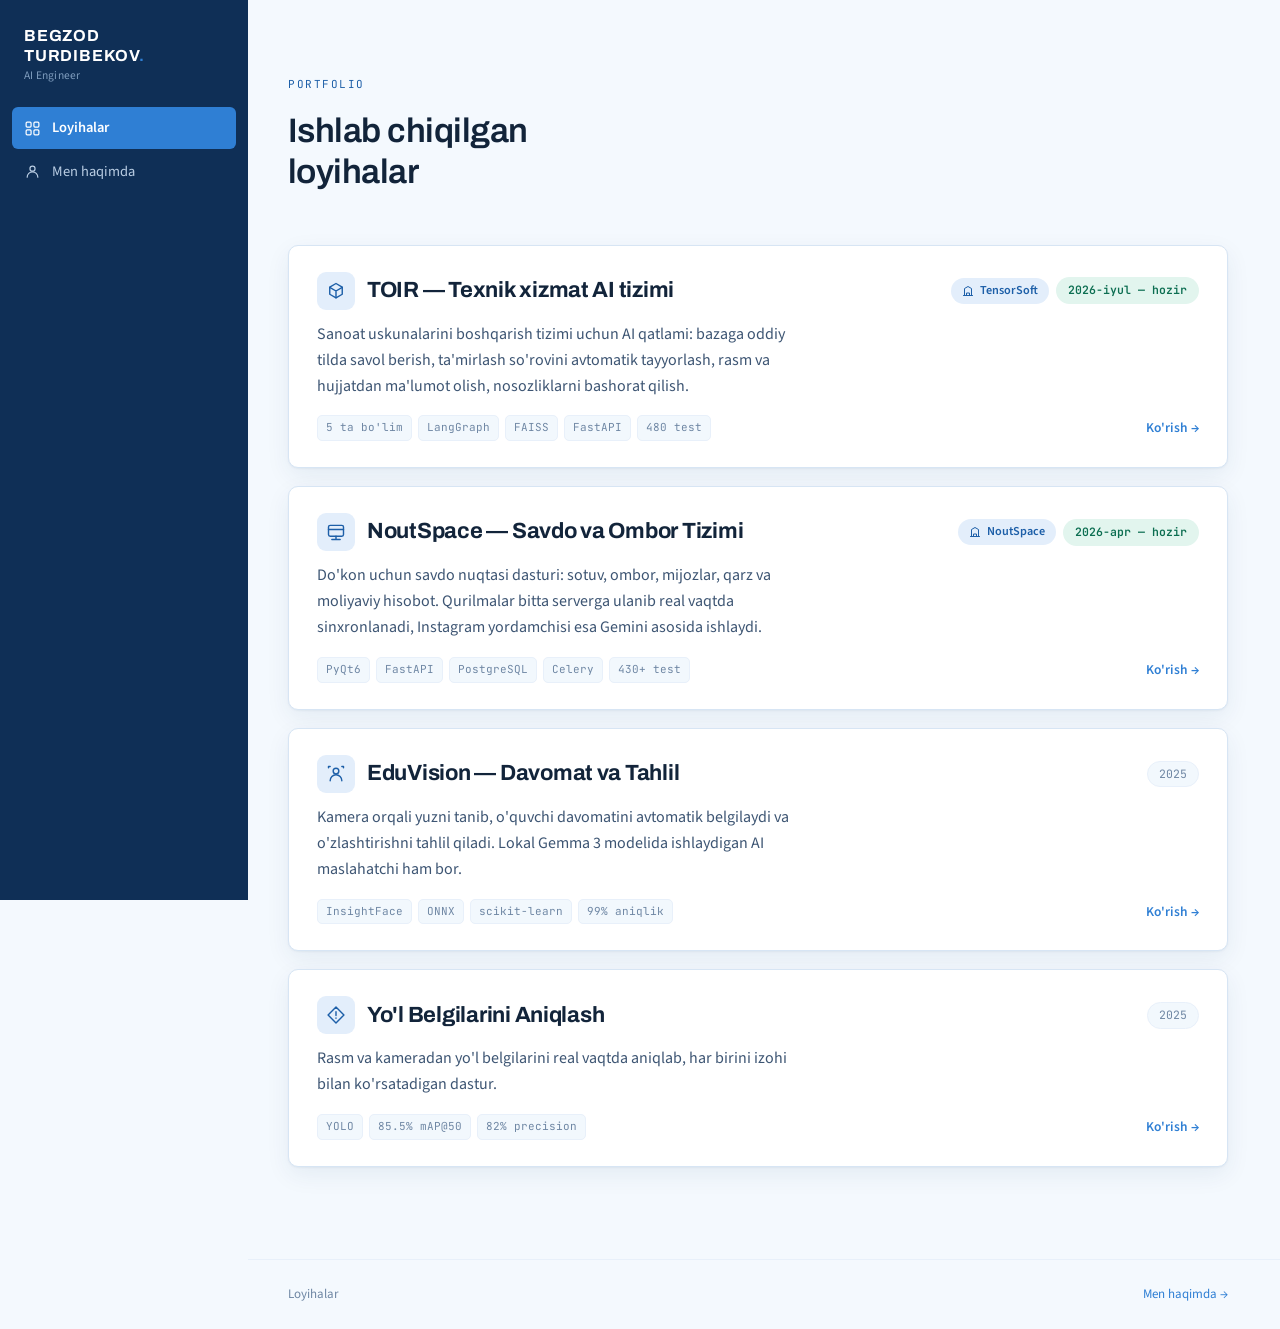
<file: index.html>
<!doctype html>
<html lang="uz">
<head>
<meta charset="utf-8">
<meta name="viewport" content="width=device-width, initial-scale=1, viewport-fit=cover">
<title>Loyihalar</title>
<meta name="description" content="Sun'iy intellekt va backend loyihalari.">
<link rel="preconnect" href="https://fonts.googleapis.com">
<link rel="preconnect" href="https://fonts.gstatic.com" crossorigin>
<link rel="stylesheet" href="https://fonts.googleapis.com/css2?family=Archivo:wght@500;600;700&family=Source+Sans+3:wght@400;600&family=JetBrains+Mono:wght@400;600&display=swap">
<link rel="stylesheet" href="assets/style.css">
</head>
<body>

<a class="skip" href="#main">Asosiy qismga o'tish</a>

<div class="shell">

  <!-- ============ CHAP PANEL ============ -->
  <aside class="side">
    <a class="side-brand" href="index.html">
      BEGZOD <br>TURDIBEKOV<span class="dot">.</span>
      <small>AI Engineer</small>
    </a>

    <nav class="side-nav" aria-label="Asosiy">
      <a href="index.html" aria-current="page">
        <svg viewBox="0 0 24 24" aria-hidden="true">
          <rect x="3" y="3" width="7" height="7" rx="1.5"/>
          <rect x="14" y="3" width="7" height="7" rx="1.5"/>
          <rect x="3" y="14" width="7" height="7" rx="1.5"/>
          <rect x="14" y="14" width="7" height="7" rx="1.5"/>
        </svg>
        Loyihalar
      </a>
      <a href="about.html">
        <svg viewBox="0 0 24 24" aria-hidden="true">
          <circle cx="12" cy="8" r="3.6"/>
          <path d="M4.5 20a7.5 7.5 0 0115 0"/>
        </svg>
        Men haqimda
      </a>
    </nav>
  </aside>

  <!-- ============ KONTENT ============ -->
  <div class="main">
    <main id="main">

      <section class="wrap home-hero">
        <p class="eyebrow">Portfolio</p>
        <h1>Ishlab chiqilgan<br>loyihalar</h1>
        
      </section>

      <section class="wrap" style="padding-bottom: clamp(44px, 7vw, 80px)">
        <div class="plist">

          <a class="pcard" href="toir/index.html">
            <div class="pcard-top">
              <span class="pcard-badge">
                <svg viewBox="0 0 24 24" aria-hidden="true">
                  <path d="M12 3l7.5 4.3v8.6L12 20.2 4.5 15.9V7.3z"/>
                  <path d="M12 12l7.5-4.3M12 12v8.2M12 12L4.5 7.7"/>
                </svg>
              </span>
              <h2 class="pcard-h">TOIR — Texnik xizmat AI tizimi</h2>
              <span class="pcard-tags">
                <span class="org-tag">
                  <svg viewBox="0 0 24 24" aria-hidden="true">
                    <path d="M3 21h18M5 21V7l7-4 7 4v14"/>
                    <path d="M9 21v-5h6v5"/>
                  </svg>
                  TensorSoft
                </span>
                <span class="when-tag on">2026-iyul &mdash; hozir</span>
              </span>
            </div>
            <p class="pcard-d">
              Sanoat uskunalarini boshqarish tizimi uchun AI qatlami: bazaga
              oddiy tilda savol berish, ta'mirlash so'rovini avtomatik
              tayyorlash, rasm va hujjatdan ma'lumot olish, nosozliklarni
              bashorat qilish.
            </p>
            <div class="pcard-foot">
              <div class="pcard-meta">
                <span>5 ta bo'lim</span>
                <span>LangGraph</span>
                <span>FAISS</span>
                <span>FastAPI</span>
                <span>480 test</span>
              </div>
              <span class="pcard-go">Ko'rish &rarr;</span>
            </div>
          </a>


          <a class="pcard" href="MarketStorePos/index.html">
            <div class="pcard-top">
              <span class="pcard-badge">
                <svg viewBox="0 0 24 24" aria-hidden="true">
                  <rect x="3" y="4" width="18" height="13" rx="2"/>
                  <path d="M3 9h18M7 21h10M12 17v4"/>
                </svg>
              </span>
              <h2 class="pcard-h">NoutSpace &mdash; Savdo va Ombor Tizimi</h2>
              <span class="pcard-tags">
                <span class="org-tag">
                  <svg viewBox="0 0 24 24" aria-hidden="true">
                    <path d="M3 21h18M5 21V7l7-4 7 4v14"/>
                    <path d="M9 21v-5h6v5"/>
                  </svg>
                  NoutSpace
                </span>
                <span class="when-tag on">2026-apr &mdash; hozir</span>
              </span>
            </div>
            <p class="pcard-d">
              Do'kon uchun savdo nuqtasi dasturi: sotuv, ombor, mijozlar,
              qarz va moliyaviy hisobot. Qurilmalar bitta serverga ulanib
              real vaqtda sinxronlanadi, Instagram yordamchisi esa Gemini
              asosida ishlaydi.
            </p>
            <div class="pcard-foot">
              <div class="pcard-meta">
                <span>PyQt6</span>
                <span>FastAPI</span>
                <span>PostgreSQL</span>
                <span>Celery</span>
                <span>430+ test</span>
              </div>
              <span class="pcard-go">Ko'rish &rarr;</span>
            </div>
          </a>

          <a class="pcard" href="EduVision/index.html">
            <div class="pcard-top">
              <span class="pcard-badge">
                <svg viewBox="0 0 24 24" aria-hidden="true">
                  <circle cx="12" cy="8.5" r="3.4"/>
                  <path d="M5 20a7 7 0 0114 0"/>
                  <path d="M3 4.5V3h2M21 4.5V3h-2"/>
                </svg>
              </span>
              <h2 class="pcard-h">EduVision &mdash; Davomat va Tahlil</h2>
              <span class="pcard-tags">
                <span class="when-tag">2025</span>
              </span>
            </div>
            <p class="pcard-d">
              Kamera orqali yuzni tanib, o'quvchi davomatini avtomatik
              belgilaydi va o'zlashtirishni tahlil qiladi. Lokal Gemma 3
              modelida ishlaydigan AI maslahatchi ham bor.
            </p>
            <div class="pcard-foot">
              <div class="pcard-meta">
                <span>InsightFace</span>
                <span>ONNX</span>
                <span>scikit-learn</span>
                <span>99% aniqlik</span>
              </div>
              <span class="pcard-go">Ko'rish &rarr;</span>
            </div>
          </a>

          <a class="pcard" href="Detect%20Road%20Signs/index.html">
            <div class="pcard-top">
              <span class="pcard-badge">
                <svg viewBox="0 0 24 24" aria-hidden="true">
                  <path d="M12 2.5l9.5 9.5L12 21.5 2.5 12z"/>
                  <path d="M12 8v4.5M12 15.5v.5"/>
                </svg>
              </span>
              <h2 class="pcard-h">Yo'l Belgilarini Aniqlash</h2>
              <span class="pcard-tags">
                <span class="when-tag">2025</span>
              </span>
            </div>
            <p class="pcard-d">
              Rasm va kameradan yo'l belgilarini real vaqtda aniqlab, har
              birini izohi bilan ko'rsatadigan dastur.
            </p>
            <div class="pcard-foot">
              <div class="pcard-meta">
                <span>YOLO</span>
                <span>85.5% mAP@50</span>
                <span>82% precision</span>
              </div>
              <span class="pcard-go">Ko'rish &rarr;</span>
            </div>
          </a>
        </div>
      </section>

    </main>

    <footer class="foot">
      <div class="wrap foot-in">
        <span>Loyihalar</span>
        <a href="about.html">Men haqimda &rarr;</a>
      </div>
    </footer>
  </div>

</div>

</body>
</html>
</file>
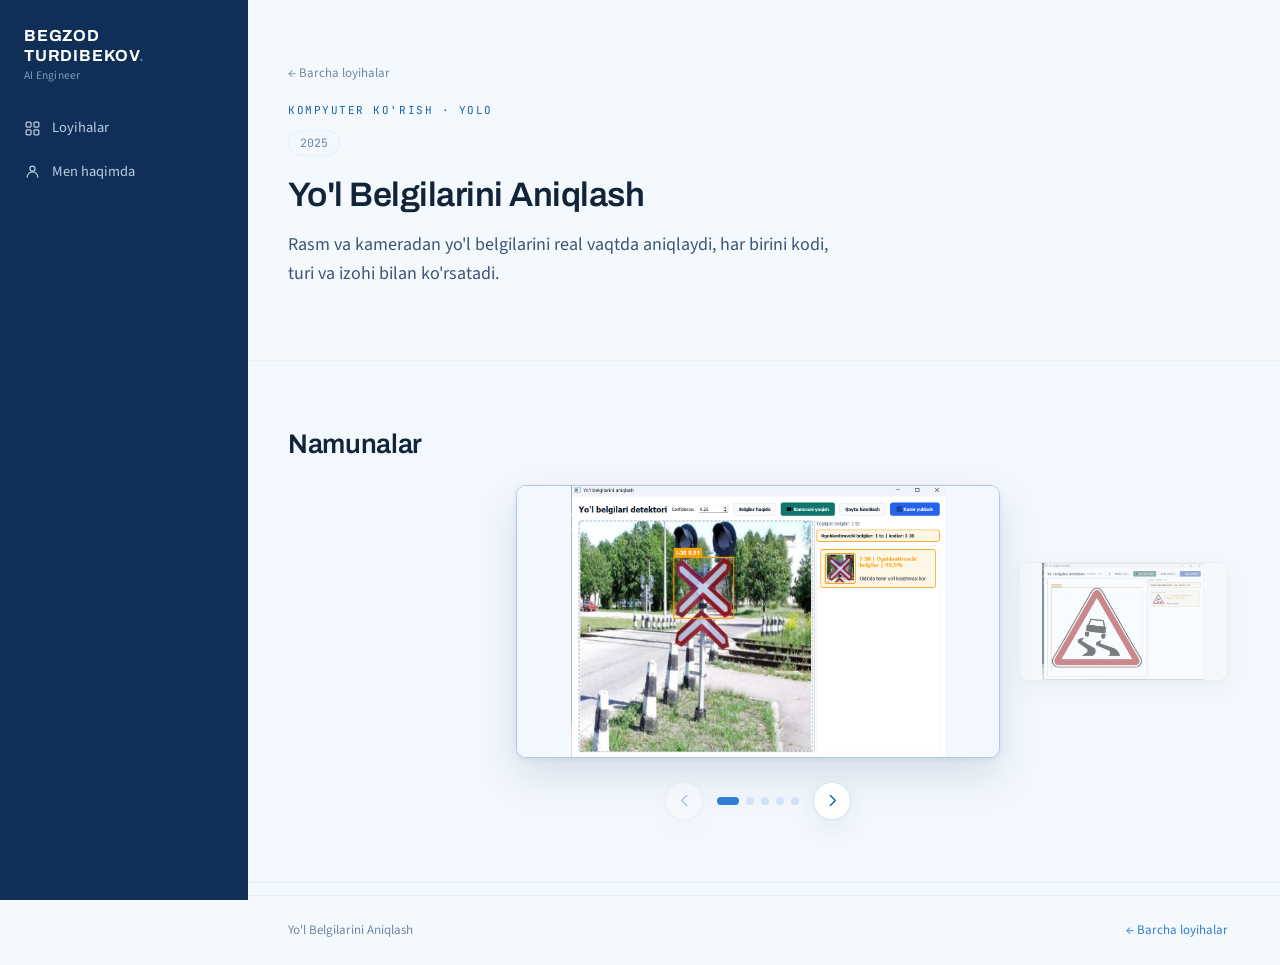
<file: Detect Road Signs/index.html>
<!doctype html>
<html lang="uz">
<head>
<meta charset="utf-8">
<meta name="viewport" content="width=device-width, initial-scale=1, viewport-fit=cover">
<title>Yo'l Belgilarini Aniqlash</title>
<meta name="description" content="Rasm va kameradan yo'l belgilarini aniqlab, izohi bilan ko'rsatadigan dastur.">
<link rel="preconnect" href="https://fonts.googleapis.com">
<link rel="preconnect" href="https://fonts.gstatic.com" crossorigin>
<link rel="stylesheet" href="https://fonts.googleapis.com/css2?family=Archivo:wght@500;600;700&family=Source+Sans+3:wght@400;600&family=JetBrains+Mono:wght@400;600&display=swap">
<link rel="stylesheet" href="../assets/style.css">
</head>
<body>

<a class="skip" href="#main">Asosiy qismga o'tish</a>

<div class="shell">

  <aside class="side">
    <a class="side-brand" href="../index.html">
      BEGZOD <br>TURDIBEKOV<span class="dot">.</span>
      <small>AI Engineer</small>
    </a>

    <nav class="side-nav" aria-label="Asosiy">
      <a href="../index.html">
        <svg viewBox="0 0 24 24" aria-hidden="true">
          <rect x="3" y="3" width="7" height="7" rx="1.5"/>
          <rect x="14" y="3" width="7" height="7" rx="1.5"/>
          <rect x="3" y="14" width="7" height="7" rx="1.5"/>
          <rect x="14" y="14" width="7" height="7" rx="1.5"/>
        </svg>
        Loyihalar
      </a>
      <a href="../about.html">
        <svg viewBox="0 0 24 24" aria-hidden="true">
          <circle cx="12" cy="8" r="3.6"/>
          <path d="M4.5 20a7.5 7.5 0 0115 0"/>
        </svg>
        Men haqimda
      </a>
    </nav>
  </aside>

  <div class="main">
    <main id="main">

      <!-- ============ HERO ============ -->
      <section class="wrap hero">
        <a class="crumb" href="../index.html">&larr; Barcha loyihalar</a>
        <p class="eyebrow">Kompyuter ko'rish &middot; YOLO</p>
        <div class="proj-meta">
          <span class="when-tag">2025</span>
        </div>
        <h1>Yo'l Belgilarini Aniqlash</h1>
        <p class="hero-lead">Rasm va kameradan yo'l belgilarini real vaqtda aniqlaydi, har birini kodi, turi va izohi bilan ko'rsatadi.</p>
      </section>

      <!-- ============ NAMUNALAR ============ -->
      <section class="band band-alt">
        <div class="wrap">
          <h2 class="sec-h">Namunalar</h2>

          <div class="carousel" id="shots">
            <div class="car-track" id="car-track">

              <figure class="car-item">
                <img src="images/Screenshot%202026-09-24%20165726.png" alt="Yo&#8217;l belgilari detektori: rasmdagi belgi ramka bilan belgilanib, o&#8217;ng panelda kodi, turi va izohi ko&#8217;rsatilgan" loading="lazy">
              </figure>

              <figure class="car-item">
                <img src="images/Screenshot%202026-09-24%20165747.png" alt="Yo&#8217;l belgilari detektori: rasmdagi belgi ramka bilan belgilanib, o&#8217;ng panelda kodi, turi va izohi ko&#8217;rsatilgan" loading="lazy">
              </figure>

              <figure class="car-item">
                <img src="images/Screenshot%202026-09-24%20165833.png" alt="Yo&#8217;l belgilari detektori: rasmdagi belgi ramka bilan belgilanib, o&#8217;ng panelda kodi, turi va izohi ko&#8217;rsatilgan" loading="lazy">
              </figure>

              <figure class="car-item">
                <img src="images/Screenshot%202026-09-24%20165848.png" alt="Yo&#8217;l belgilari detektori: rasmdagi belgi ramka bilan belgilanib, o&#8217;ng panelda kodi, turi va izohi ko&#8217;rsatilgan" loading="lazy">
              </figure>

              <figure class="car-item">
                <img src="images/Screenshot%202026-09-24%20165938.png" alt="Yo&#8217;l belgilari detektori: rasmdagi belgi ramka bilan belgilanib, o&#8217;ng panelda kodi, turi va izohi ko&#8217;rsatilgan" loading="lazy">
              </figure>

            </div>

            <div class="car-nav">
              <button class="car-btn" id="car-prev" type="button" aria-label="Oldingi rasm">
                <svg viewBox="0 0 24 24" aria-hidden="true"><path d="M15 5l-7 7 7 7"/></svg>
              </button>
              <div class="car-dots" id="car-dots" role="tablist" aria-label="Rasmlar"></div>
              <button class="car-btn" id="car-next" type="button" aria-label="Keyingi rasm">
                <svg viewBox="0 0 24 24" aria-hidden="true"><path d="M9 5l7 7-7 7"/></svg>
              </button>
            </div>

          </div>
        </div>
      </section>

    </main>

    <footer class="foot">
      <div class="wrap foot-in">
        <span>Yo'l Belgilarini Aniqlash</span>
        <a href="../index.html">&larr; Barcha loyihalar</a>
      </div>
    </footer>
  </div>

</div>

<script>
// Rasm karuseli: markazdagi katta, chetdagilar kichik.
// O'ng/chapga surilganda navbatdagisi markazni egallaydi.
(function () {
  var track = document.getElementById('car-track');
  if (!track) return;

  var items = Array.prototype.slice.call(track.querySelectorAll('.car-item'));
  var dotsBox = document.getElementById('car-dots');
  var prev = document.getElementById('car-prev');
  var next = document.getElementById('car-next');
  var at = 0;

  var dots = items.map(function (_, i) {
    var b = document.createElement('button');
    b.type = 'button';
    b.className = 'car-dot';
    b.setAttribute('aria-label', (i + 1) + '-rasm');
    b.addEventListener('click', function () { go(i); });
    dotsBox.appendChild(b);
    return b;
  });

  function render() {
    items.forEach(function (el, i) {
      el.classList.remove('is-center', 'is-left', 'is-right', 'is-far');
      if (i === at) el.classList.add('is-center');
      else if (i === at - 1) el.classList.add('is-left');
      else if (i === at + 1) el.classList.add('is-right');
      else el.classList.add('is-far');
    });
    dots.forEach(function (b, i) { b.classList.toggle('on', i === at); });
    prev.disabled = at === 0;
    next.disabled = at === items.length - 1;
  }

  function go(i) {
    at = Math.max(0, Math.min(items.length - 1, i));
    render();
  }

  prev.addEventListener('click', function () { go(at - 1); });
  next.addEventListener('click', function () { go(at + 1); });

  // Rasmni bosish ham uni markazga olib keladi.
  items.forEach(function (el, i) {
    el.addEventListener('click', function () { if (i !== at) go(i); });
  });

  // Klaviatura
  track.addEventListener('keydown', function (e) {
    if (e.key === 'ArrowLeft') { e.preventDefault(); go(at - 1); }
    if (e.key === 'ArrowRight') { e.preventDefault(); go(at + 1); }
  });

  // Touchpad'da ikki barmoq bilan surish (yoki sichqoncha g'ildiragi
  // yon tomonga). Brauzer buni gorizontal scroll deb yuboradi.
  var lastSwipe = 0;
  track.addEventListener('wheel', function (e) {
    var dx = e.deltaX;
    if (Math.abs(dx) < Math.abs(e.deltaY) || Math.abs(dx) < 12) return;
    e.preventDefault();
    var now = Date.now();
    if (now - lastSwipe < 380) return;
    lastSwipe = now;
    go(dx > 0 ? at + 1 : at - 1);
  }, { passive: false });

  // Telefonda surish
  var x0 = null;
  track.addEventListener('touchstart', function (e) {
    x0 = e.touches[0].clientX;
  }, { passive: true });
  track.addEventListener('touchend', function (e) {
    if (x0 === null) return;
    var dx = e.changedTouches[0].clientX - x0;
    if (Math.abs(dx) > 40) go(dx < 0 ? at + 1 : at - 1);
    x0 = null;
  });

  // Bitta rasm bo'lsa boshqaruv keraksiz.
  if (items.length < 2) {
    document.querySelector('.car-nav').style.display = 'none';
  }

  render();
})();
</script>

</body>
</html>
</file>
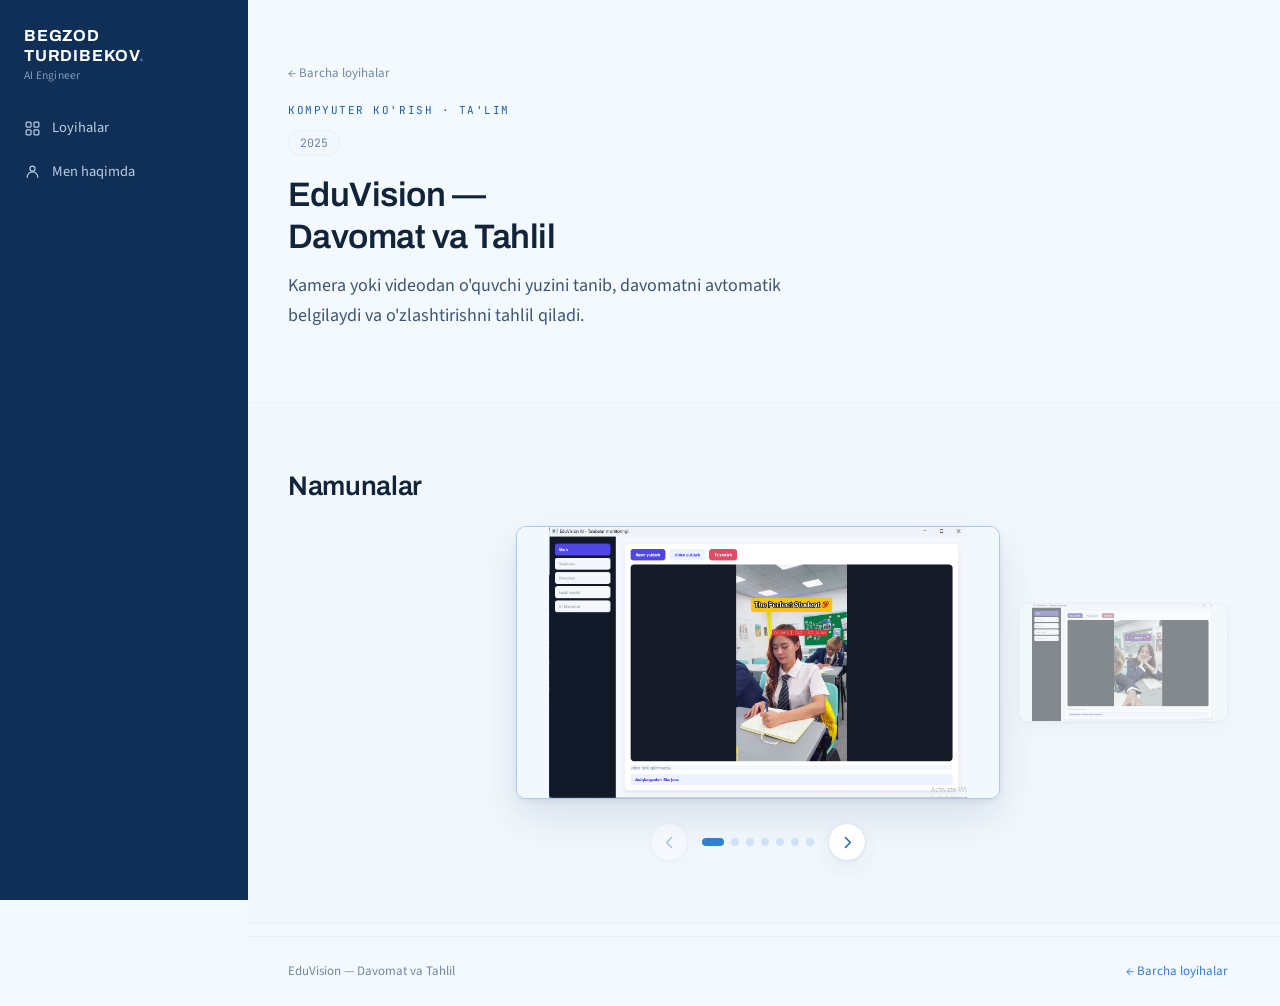
<file: EduVision/index.html>
<!doctype html>
<html lang="uz">
<head>
<meta charset="utf-8">
<meta name="viewport" content="width=device-width, initial-scale=1, viewport-fit=cover">
<title>EduVision — Davomat va Tahlil</title>
<meta name="description" content="Kamera orqali yuzni tanib o'quvchi davomatini belgilaydigan dastur.">
<link rel="preconnect" href="https://fonts.googleapis.com">
<link rel="preconnect" href="https://fonts.gstatic.com" crossorigin>
<link rel="stylesheet" href="https://fonts.googleapis.com/css2?family=Archivo:wght@500;600;700&family=Source+Sans+3:wght@400;600&family=JetBrains+Mono:wght@400;600&display=swap">
<link rel="stylesheet" href="../assets/style.css">
</head>
<body>

<a class="skip" href="#main">Asosiy qismga o'tish</a>

<div class="shell">

  <aside class="side">
    <a class="side-brand" href="../index.html">
      BEGZOD <br>TURDIBEKOV<span class="dot">.</span>
      <small>AI Engineer</small>
    </a>

    <nav class="side-nav" aria-label="Asosiy">
      <a href="../index.html">
        <svg viewBox="0 0 24 24" aria-hidden="true">
          <rect x="3" y="3" width="7" height="7" rx="1.5"/>
          <rect x="14" y="3" width="7" height="7" rx="1.5"/>
          <rect x="3" y="14" width="7" height="7" rx="1.5"/>
          <rect x="14" y="14" width="7" height="7" rx="1.5"/>
        </svg>
        Loyihalar
      </a>
      <a href="../about.html">
        <svg viewBox="0 0 24 24" aria-hidden="true">
          <circle cx="12" cy="8" r="3.6"/>
          <path d="M4.5 20a7.5 7.5 0 0115 0"/>
        </svg>
        Men haqimda
      </a>
    </nav>
  </aside>

  <div class="main">
    <main id="main">

      <!-- ============ HERO ============ -->
      <section class="wrap hero">
        <a class="crumb" href="../index.html">&larr; Barcha loyihalar</a>
        <p class="eyebrow">Kompyuter ko'rish &middot; Ta'lim</p>
        <div class="proj-meta">
          <span class="when-tag">2025</span>
        </div>
        <h1>EduVision &mdash; Davomat va Tahlil</h1>
        <p class="hero-lead">Kamera yoki videodan o'quvchi yuzini tanib, davomatni avtomatik belgilaydi va o'zlashtirishni tahlil qiladi.</p>
      </section>

      <!-- ============ NAMUNALAR ============ -->
      <section class="band band-alt">
        <div class="wrap">
          <h2 class="sec-h">Namunalar</h2>

          <div class="carousel" id="shots">
            <div class="car-track" id="car-track">

              <figure class="car-item">
                <img src="images/Screenshot%202026-09-24%20165210.png" alt="EduVision dasturi: videodan o&#8217;quvchi yuzi tanib olinib, ismi va ishonch darajasi bilan belgilangan" loading="lazy">
              </figure>

              <figure class="car-item">
                <img src="images/Screenshot%202026-09-24%20165218.png" alt="EduVision dasturi: videodan o&#8217;quvchi yuzi tanib olinib, ismi va ishonch darajasi bilan belgilangan" loading="lazy">
              </figure>

              <figure class="car-item">
                <img src="images/Screenshot%202026-09-24%20165232.png" alt="EduVision dasturi: videodan o&#8217;quvchi yuzi tanib olinib, ismi va ishonch darajasi bilan belgilangan" loading="lazy">
              </figure>

              <figure class="car-item">
                <img src="images/Screenshot%202026-09-24%20165253.png" alt="EduVision dasturi: videodan o&#8217;quvchi yuzi tanib olinib, ismi va ishonch darajasi bilan belgilangan" loading="lazy">
              </figure>

              <figure class="car-item">
                <img src="images/Screenshot%202026-09-24%20165301.png" alt="EduVision dasturi: videodan o&#8217;quvchi yuzi tanib olinib, ismi va ishonch darajasi bilan belgilangan" loading="lazy">
              </figure>

              <figure class="car-item">
                <img src="images/Screenshot%202026-09-24%20165312.png" alt="EduVision dasturi: videodan o&#8217;quvchi yuzi tanib olinib, ismi va ishonch darajasi bilan belgilangan" loading="lazy">
              </figure>

              <figure class="car-item">
                <img src="images/Screenshot%202026-09-24%20165348.png" alt="EduVision dasturi: videodan o&#8217;quvchi yuzi tanib olinib, ismi va ishonch darajasi bilan belgilangan" loading="lazy">
              </figure>

            </div>

            <div class="car-nav">
              <button class="car-btn" id="car-prev" type="button" aria-label="Oldingi rasm">
                <svg viewBox="0 0 24 24" aria-hidden="true"><path d="M15 5l-7 7 7 7"/></svg>
              </button>
              <div class="car-dots" id="car-dots" role="tablist" aria-label="Rasmlar"></div>
              <button class="car-btn" id="car-next" type="button" aria-label="Keyingi rasm">
                <svg viewBox="0 0 24 24" aria-hidden="true"><path d="M9 5l7 7-7 7"/></svg>
              </button>
            </div>

          </div>
        </div>
      </section>

    </main>

    <footer class="foot">
      <div class="wrap foot-in">
        <span>EduVision &mdash; Davomat va Tahlil</span>
        <a href="../index.html">&larr; Barcha loyihalar</a>
      </div>
    </footer>
  </div>

</div>

<script>
// Rasm karuseli: markazdagi katta, chetdagilar kichik.
// O'ng/chapga surilganda navbatdagisi markazni egallaydi.
(function () {
  var track = document.getElementById('car-track');
  if (!track) return;

  var items = Array.prototype.slice.call(track.querySelectorAll('.car-item'));
  var dotsBox = document.getElementById('car-dots');
  var prev = document.getElementById('car-prev');
  var next = document.getElementById('car-next');
  var at = 0;

  var dots = items.map(function (_, i) {
    var b = document.createElement('button');
    b.type = 'button';
    b.className = 'car-dot';
    b.setAttribute('aria-label', (i + 1) + '-rasm');
    b.addEventListener('click', function () { go(i); });
    dotsBox.appendChild(b);
    return b;
  });

  function render() {
    items.forEach(function (el, i) {
      el.classList.remove('is-center', 'is-left', 'is-right', 'is-far');
      if (i === at) el.classList.add('is-center');
      else if (i === at - 1) el.classList.add('is-left');
      else if (i === at + 1) el.classList.add('is-right');
      else el.classList.add('is-far');
    });
    dots.forEach(function (b, i) { b.classList.toggle('on', i === at); });
    prev.disabled = at === 0;
    next.disabled = at === items.length - 1;
  }

  function go(i) {
    at = Math.max(0, Math.min(items.length - 1, i));
    render();
  }

  prev.addEventListener('click', function () { go(at - 1); });
  next.addEventListener('click', function () { go(at + 1); });

  // Rasmni bosish ham uni markazga olib keladi.
  items.forEach(function (el, i) {
    el.addEventListener('click', function () { if (i !== at) go(i); });
  });

  // Klaviatura
  track.addEventListener('keydown', function (e) {
    if (e.key === 'ArrowLeft') { e.preventDefault(); go(at - 1); }
    if (e.key === 'ArrowRight') { e.preventDefault(); go(at + 1); }
  });

  // Touchpad'da ikki barmoq bilan surish (yoki sichqoncha g'ildiragi
  // yon tomonga). Brauzer buni gorizontal scroll deb yuboradi.
  var lastSwipe = 0;
  track.addEventListener('wheel', function (e) {
    var dx = e.deltaX;
    if (Math.abs(dx) < Math.abs(e.deltaY) || Math.abs(dx) < 12) return;
    e.preventDefault();
    var now = Date.now();
    if (now - lastSwipe < 380) return;
    lastSwipe = now;
    go(dx > 0 ? at + 1 : at - 1);
  }, { passive: false });

  // Telefonda surish
  var x0 = null;
  track.addEventListener('touchstart', function (e) {
    x0 = e.touches[0].clientX;
  }, { passive: true });
  track.addEventListener('touchend', function (e) {
    if (x0 === null) return;
    var dx = e.changedTouches[0].clientX - x0;
    if (Math.abs(dx) > 40) go(dx < 0 ? at + 1 : at - 1);
    x0 = null;
  });

  // Bitta rasm bo'lsa boshqaruv keraksiz.
  if (items.length < 2) {
    document.querySelector('.car-nav').style.display = 'none';
  }

  render();
})();
</script>

</body>
</html>
</file>
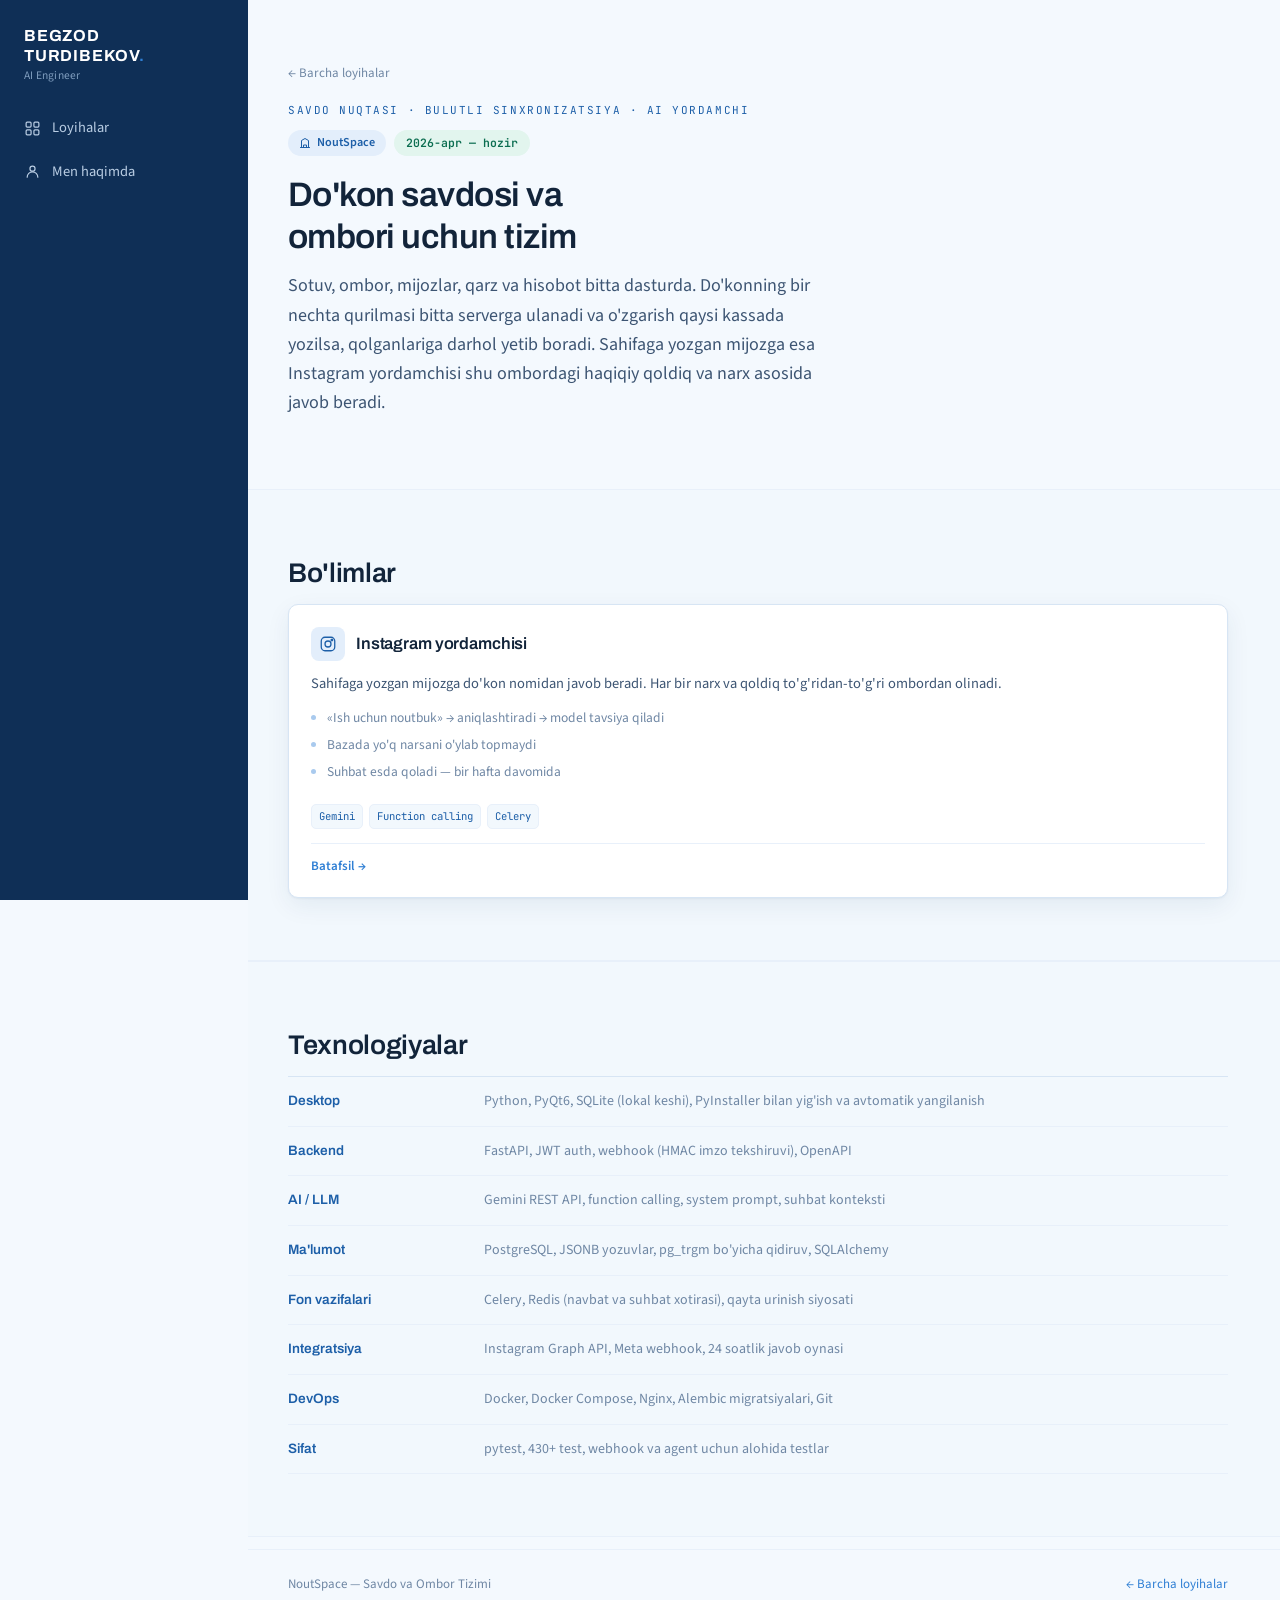
<file: MarketStorePos/index.html>
<!doctype html>
<html lang="uz">
<head>
<meta charset="utf-8">
<meta name="viewport" content="width=device-width, initial-scale=1, viewport-fit=cover">
<title>NoutSpace — Savdo va Ombor Tizimi</title>
<meta name="description" content="Savdo nuqtasi dasturi: sotuv, ombor, qurilmalar o'rtasida real vaqtda sinxronizatsiya va Instagram AI yordamchisi.">
<link rel="preconnect" href="https://fonts.googleapis.com">
<link rel="preconnect" href="https://fonts.gstatic.com" crossorigin>
<link rel="stylesheet" href="https://fonts.googleapis.com/css2?family=Archivo:wght@500;600;700&family=Source+Sans+3:wght@400;600&family=JetBrains+Mono:wght@400;600&display=swap">
<link rel="stylesheet" href="../assets/style.css">
</head>
<body>

<a class="skip" href="#main">Asosiy qismga o'tish</a>

<div class="shell">

  <aside class="side">
    <a class="side-brand" href="../index.html">
      BEGZOD <br>TURDIBEKOV<span class="dot">.</span>
      <small>AI Engineer</small>
    </a>

    <nav class="side-nav" aria-label="Asosiy">
      <a href="../index.html">
        <svg viewBox="0 0 24 24" aria-hidden="true">
          <rect x="3" y="3" width="7" height="7" rx="1.5"/>
          <rect x="14" y="3" width="7" height="7" rx="1.5"/>
          <rect x="3" y="14" width="7" height="7" rx="1.5"/>
          <rect x="14" y="14" width="7" height="7" rx="1.5"/>
        </svg>
        Loyihalar
      </a>
      <a href="../about.html">
        <svg viewBox="0 0 24 24" aria-hidden="true">
          <circle cx="12" cy="8" r="3.6"/>
          <path d="M4.5 20a7.5 7.5 0 0115 0"/>
        </svg>
        Men haqimda
      </a>
    </nav>
  </aside>

  <div class="main">
    <main id="main">

  <!-- ============ HERO ============ -->
  <section class="wrap hero">
    <a class="crumb" href="../index.html">&larr; Barcha loyihalar</a>
    <p class="eyebrow">Savdo nuqtasi &middot; Bulutli sinxronizatsiya &middot; AI yordamchi</p>
    <div class="proj-meta">
      <span class="org-tag">
        <svg viewBox="0 0 24 24" aria-hidden="true">
          <path d="M3 21h18M5 21V7l7-4 7 4v14"/>
          <path d="M9 21v-5h6v5"/>
        </svg>
        NoutSpace
      </span>
      <span class="when-tag on">2026-apr &mdash; hozir</span>
    </div>
    <h1>Do'kon savdosi va ombori uchun tizim</h1>
    <p class="hero-lead">
      Sotuv, ombor, mijozlar, qarz va hisobot bitta dasturda. Do'konning
      bir nechta qurilmasi bitta serverga ulanadi va o'zgarish qaysi
      kassada yozilsa, qolganlariga darhol yetib boradi. Sahifaga yozgan
      mijozga esa Instagram yordamchisi shu ombordagi haqiqiy qoldiq va
      narx asosida javob beradi.
    </p>
  </section>

  <!-- ============ BO'LIMLAR ============ -->
  <section id="bolimlar" class="band band-alt">
    <div class="wrap">
      <h2 class="sec-h">Bo'limlar</h2>

      <div class="grid">

        <a class="mod" href="instagram.html">
          <div class="mod-top">
            <span class="ico-box"><svg class="ico" viewBox="0 0 24 24" aria-hidden="true">
              <rect x="3" y="3" width="18" height="18" rx="5"/>
              <circle cx="12" cy="12" r="4"/>
              <circle cx="17.2" cy="6.8" r="1.1"/>
            </svg></span>
            <h3>Instagram yordamchisi</h3>
          </div>
          <p>Sahifaga yozgan mijozga do'kon nomidan javob beradi. Har bir
             narx va qoldiq to'g'ridan-to'g'ri ombordan olinadi.</p>
          <ul class="bul">
            <li>&laquo;Ish uchun noutbuk&raquo; &rarr; aniqlashtiradi &rarr; model tavsiya qiladi</li>
            <li>Bazada yo'q narsani o'ylab topmaydi</li>
            <li>Suhbat esda qoladi &mdash; bir hafta davomida</li>
          </ul>
          <div class="tags"><span>Gemini</span><span>Function calling</span><span>Celery</span></div>
          <div class="mod-go">Batafsil &rarr;</div>
        </a>

      </div>
    </div>
  </section>

  <!-- ============ STACK ============ -->
  <section id="stack" class="band band-alt">
    <div class="wrap">
      <h2 class="sec-h">Texnologiyalar</h2>
      <div class="stack">
        <div class="srow"><h3>Desktop</h3>
          <p>Python, PyQt6, SQLite (lokal keshi), PyInstaller bilan yig'ish va avtomatik yangilanish</p></div>
        <div class="srow"><h3>Backend</h3>
          <p>FastAPI, JWT auth, webhook (HMAC imzo tekshiruvi), OpenAPI</p></div>
        <div class="srow"><h3>AI / LLM</h3>
          <p>Gemini REST API, function calling, system prompt, suhbat konteksti</p></div>
        <div class="srow"><h3>Ma'lumot</h3>
          <p>PostgreSQL, JSONB yozuvlar, pg_trgm bo'yicha qidiruv, SQLAlchemy</p></div>
        <div class="srow"><h3>Fon vazifalari</h3>
          <p>Celery, Redis (navbat va suhbat xotirasi), qayta urinish siyosati</p></div>
        <div class="srow"><h3>Integratsiya</h3>
          <p>Instagram Graph API, Meta webhook, 24 soatlik javob oynasi</p></div>
        <div class="srow"><h3>DevOps</h3>
          <p>Docker, Docker Compose, Nginx, Alembic migratsiyalari, Git</p></div>
        <div class="srow"><h3>Sifat</h3>
          <p>pytest, 430+ test, webhook va agent uchun alohida testlar</p></div>
      </div>
    </div>
  </section>

</main>

<footer class="foot">
      <div class="wrap foot-in">
        <span>NoutSpace &mdash; Savdo va Ombor Tizimi</span>
        <a href="../index.html">&larr; Barcha loyihalar</a>
      </div>
    </footer>
  </div>

</div>

</body>
</html>
</file>
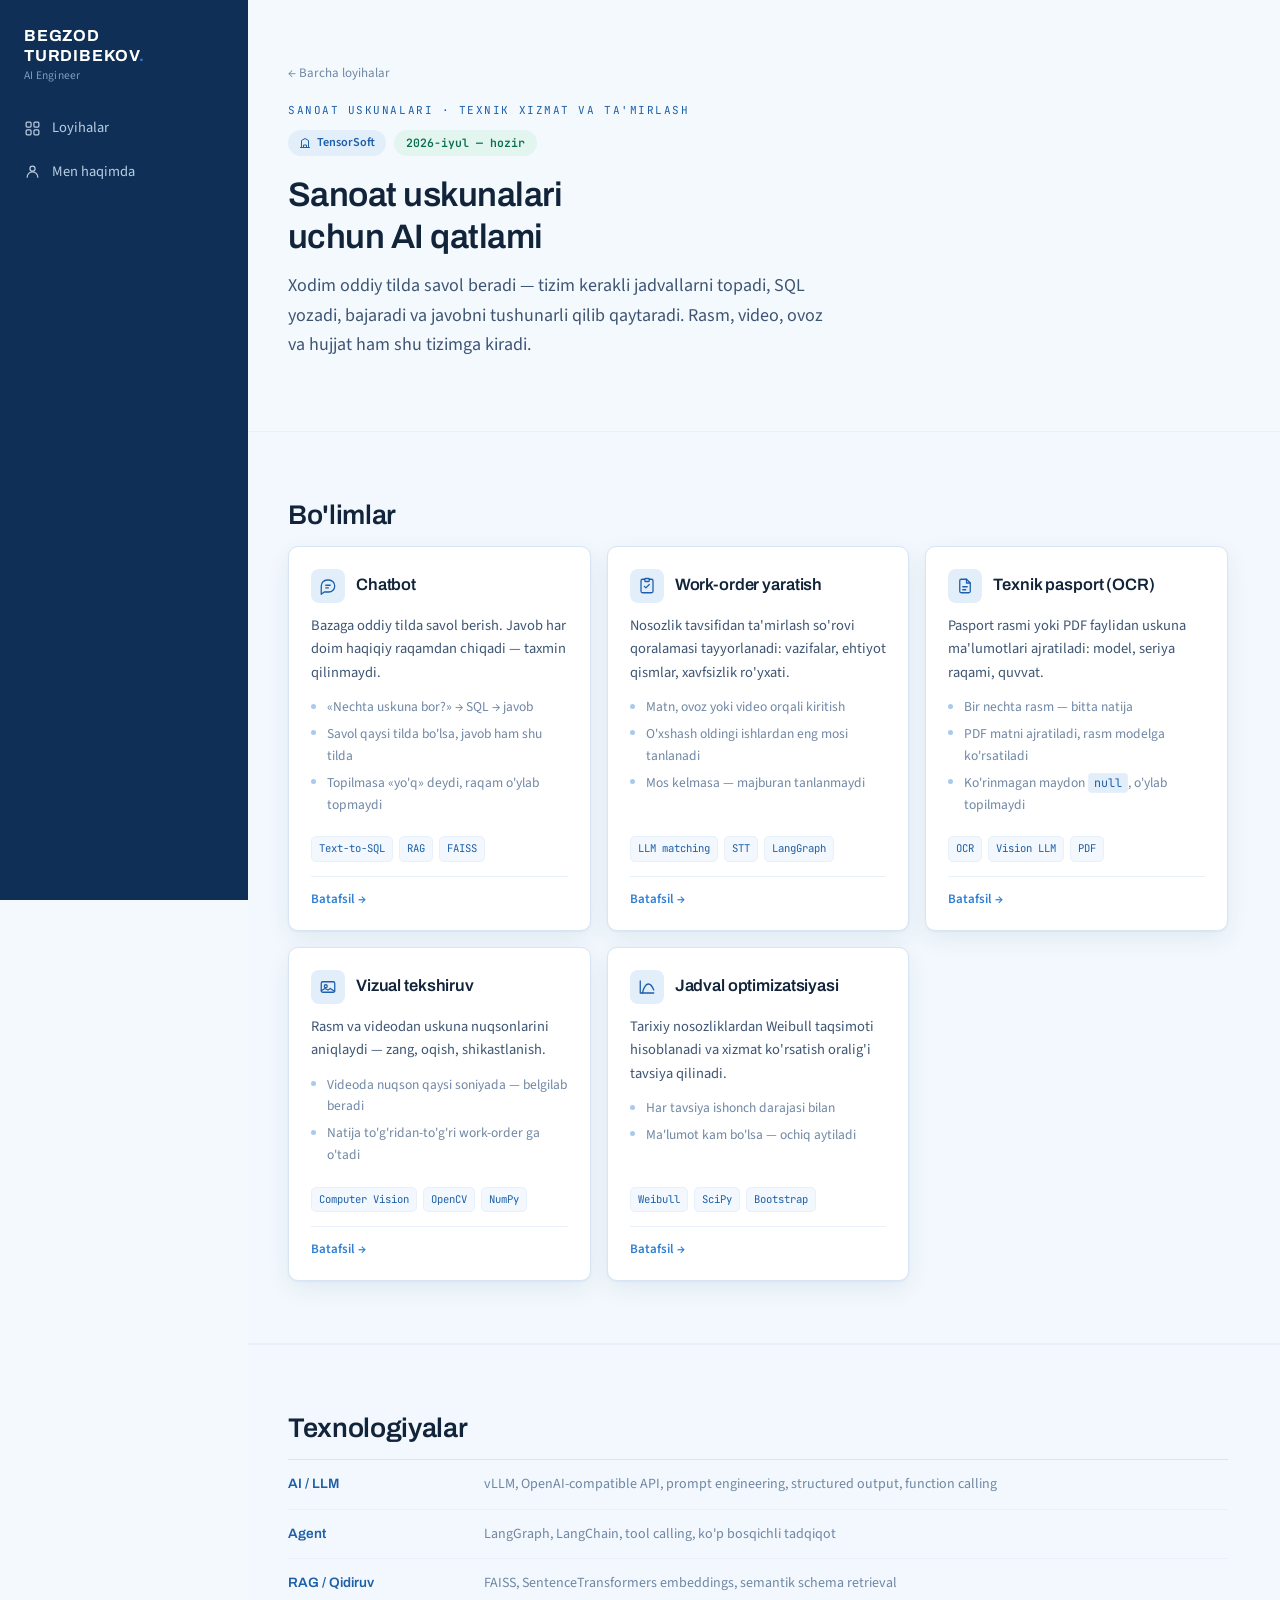
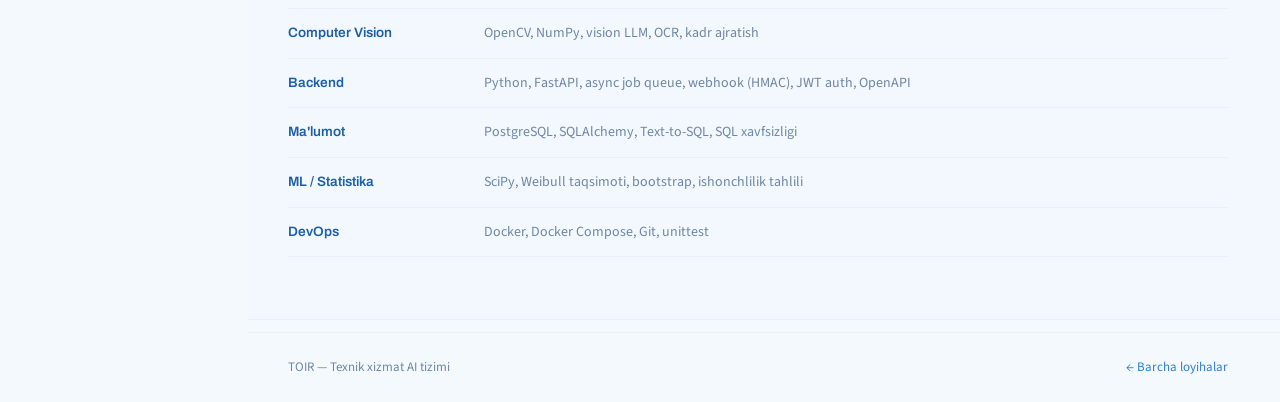
<file: toir/index.html>
<!doctype html>
<html lang="uz">
<head>
<meta charset="utf-8">
<meta name="viewport" content="width=device-width, initial-scale=1, viewport-fit=cover">
<title>TOIR — Texnik xizmat AI tizimi</title>
<meta name="description" content="Sanoat uskunalari uchun AI qatlami: savol-javob, ta'mirlash so'rovi, OCR, vizual tekshiruv, prognoz.">
<link rel="preconnect" href="https://fonts.googleapis.com">
<link rel="preconnect" href="https://fonts.gstatic.com" crossorigin>
<link rel="stylesheet" href="https://fonts.googleapis.com/css2?family=Archivo:wght@500;600;700&family=Source+Sans+3:wght@400;600&family=JetBrains+Mono:wght@400;600&display=swap">
<link rel="stylesheet" href="../assets/style.css">
</head>
<body>

<a class="skip" href="#main">Asosiy qismga o'tish</a>

<div class="shell">

  <aside class="side">
    <a class="side-brand" href="../index.html">
      BEGZOD <br>TURDIBEKOV<span class="dot">.</span>
      <small>AI Engineer</small>
    </a>

    <nav class="side-nav" aria-label="Asosiy">
      <a href="../index.html">
        <svg viewBox="0 0 24 24" aria-hidden="true">
          <rect x="3" y="3" width="7" height="7" rx="1.5"/>
          <rect x="14" y="3" width="7" height="7" rx="1.5"/>
          <rect x="3" y="14" width="7" height="7" rx="1.5"/>
          <rect x="14" y="14" width="7" height="7" rx="1.5"/>
        </svg>
        Loyihalar
      </a>
      <a href="../about.html">
        <svg viewBox="0 0 24 24" aria-hidden="true">
          <circle cx="12" cy="8" r="3.6"/>
          <path d="M4.5 20a7.5 7.5 0 0115 0"/>
        </svg>
        Men haqimda
      </a>
    </nav>
  </aside>

  <div class="main">
    <main id="main">

  <!-- ============ HERO ============ -->
  <section class="wrap hero">
    <a class="crumb" href="../index.html">&larr; Barcha loyihalar</a>
    <p class="eyebrow">Sanoat uskunalari · Texnik xizmat va ta'mirlash</p>
    <div class="proj-meta">
      <span class="org-tag">
        <svg viewBox="0 0 24 24" aria-hidden="true">
          <path d="M3 21h18M5 21V7l7-4 7 4v14"/>
          <path d="M9 21v-5h6v5"/>
        </svg>
        TensorSoft
      </span>
      <span class="when-tag on">2026-iyul &mdash; hozir</span>
    </div>
    <h1>Sanoat uskunalari uchun AI qatlami</h1>
    <p class="hero-lead">
      Xodim oddiy tilda savol beradi — tizim kerakli jadvallarni topadi, SQL
      yozadi, bajaradi va javobni tushunarli qilib qaytaradi. Rasm, video,
      ovoz va hujjat ham shu tizimga kiradi.
    </p>

  </section>

  <!-- ============ BO'LIMLAR ============ -->
  <section id="bolimlar" class="band band-alt">
    <div class="wrap">
      <h2 class="sec-h">Bo'limlar</h2>
     

      <div class="grid">

        <a class="mod" href="chatbot.html">
          <div class="mod-top">
            <span class="ico-box"><svg class="ico" viewBox="0 0 24 24" aria-hidden="true">
              <path d="M21 12a8 8 0 01-8 8H7l-4 3V12a8 8 0 018-8h2a8 8 0 018 8z"/>
              <path d="M9 11h6M9 14.5h3.5"/>
            </svg></span>
            <h3>Chatbot</h3>
          </div>
          <p>Bazaga oddiy tilda savol berish. Javob har doim haqiqiy
             raqamdan chiqadi — taxmin qilinmaydi.</p>
          <ul class="bul">
            <li>&laquo;Nechta uskuna bor?&raquo; &rarr; SQL &rarr; javob</li>
            <li>Savol qaysi tilda bo'lsa, javob ham shu tilda</li>
            <li>Topilmasa &laquo;yo'q&raquo; deydi, raqam o'ylab topmaydi</li>
          </ul>
          <div class="tags"><span>Text-to-SQL</span><span>RAG</span><span>FAISS</span></div>
          <div class="mod-go">Batafsil &rarr;</div>
        </a>

        <a class="mod" href="work-order.html">
          <div class="mod-top">
            <span class="ico-box"><svg class="ico" viewBox="0 0 24 24" aria-hidden="true">
              <path d="M9 3H6a2 2 0 00-2 2v14a2 2 0 002 2h12a2 2 0 002-2V5a2 2 0 00-2-2h-3"/>
              <rect x="9" y="2" width="6" height="4" rx="1"/>
              <path d="M8.5 12.5l2 2 4.5-4.5"/>
            </svg></span>
            <h3>Work-order yaratish</h3>
          </div>
          <p>Nosozlik tavsifidan ta'mirlash so'rovi qoralamasi tayyorlanadi:
             vazifalar, ehtiyot qismlar, xavfsizlik ro'yxati.</p>
          <ul class="bul">
            <li>Matn, ovoz yoki video orqali kiritish</li>
            <li>O'xshash oldingi ishlardan eng mosi tanlanadi</li>
            <li>Mos kelmasa — majburan tanlanmaydi</li>
          </ul>
          <div class="tags"><span>LLM matching</span><span>STT</span><span>LangGraph</span></div>
          <div class="mod-go">Batafsil &rarr;</div>
        </a>

        <a class="mod" href="tex-passport.html">
          <div class="mod-top">
            <span class="ico-box"><svg class="ico" viewBox="0 0 24 24" aria-hidden="true">
              <path d="M14 3H7a2 2 0 00-2 2v14a2 2 0 002 2h10a2 2 0 002-2V8z"/>
              <path d="M14 3v5h5M9 13h6M9 17h4"/>
            </svg></span>
            <h3>Texnik pasport (OCR)</h3>
          </div>
          <p>Pasport rasmi yoki PDF faylidan uskuna ma'lumotlari ajratiladi:
             model, seriya raqami, quvvat.</p>
          <ul class="bul">
            <li>Bir nechta rasm — bitta natija</li>
            <li>PDF matni ajratiladi, rasm modelga ko'rsatiladi</li>
            <li>Ko'rinmagan maydon <code>null</code>, o'ylab topilmaydi</li>
          </ul>
          <div class="tags"><span>OCR</span><span>Vision LLM</span><span>PDF</span></div>
          <div class="mod-go">Batafsil &rarr;</div>
        </a>

        <a class="mod" href="visual.html">
          <div class="mod-top">
            <span class="ico-box"><svg class="ico" viewBox="0 0 24 24" aria-hidden="true">
              <rect x="3" y="5" width="18" height="14" rx="2"/>
              <circle cx="9" cy="11" r="2"/><path d="M3 17l5-3 4 2 3-2 6 4"/>
            </svg></span>
            <h3>Vizual tekshiruv</h3>
          </div>
          <p>Rasm va videodan uskuna nuqsonlarini aniqlaydi — zang, oqish,
             shikastlanish.</p>
          <ul class="bul">
            <li>Videoda nuqson qaysi soniyada — belgilab beradi</li>
            <li>Natija to'g'ridan-to'g'ri work-order ga o'tadi</li>
          </ul>
          <div class="tags"><span>Computer Vision</span><span>OpenCV</span><span>NumPy</span></div>
          <div class="mod-go">Batafsil &rarr;</div>
        </a>

                <a class="mod" href="schedule.html">
          <div class="mod-top">
            <span class="ico-box"><svg class="ico" viewBox="0 0 24 24" aria-hidden="true">
              <path d="M3 20V4M3 20h18"/>
              <path d="M6 20c2-9 5-12 8-12s5 3 7 8"/>
            </svg></span>
            <h3>Jadval optimizatsiyasi</h3>
          </div>
          <p>Tarixiy nosozliklardan Weibull taqsimoti hisoblanadi va xizmat
             ko'rsatish oralig'i tavsiya qilinadi.</p>
          <ul class="bul">
            <li>Har tavsiya ishonch darajasi bilan</li>
            <li>Ma'lumot kam bo'lsa — ochiq aytiladi</li>
          </ul>
          <div class="tags"><span>Weibull</span><span>SciPy</span><span>Bootstrap</span></div>
          <div class="mod-go">Batafsil &rarr;</div>
        </a>

              </div>
    </div>
  </section>

  <!-- ============ STACK ============ -->
  <section id="stack" class="band band-alt">
    <div class="wrap">
      <h2 class="sec-h">Texnologiyalar</h2>
      <div class="stack">
        <div class="srow"><h3>AI / LLM</h3>
          <p>vLLM, OpenAI-compatible API, prompt engineering, structured output, function calling</p></div>
        <div class="srow"><h3>Agent</h3>
          <p>LangGraph, LangChain, tool calling, ko'p bosqichli tadqiqot</p></div>
        <div class="srow"><h3>RAG / Qidiruv</h3>
          <p>FAISS, SentenceTransformers embeddings, semantik schema retrieval</p></div>
        <div class="srow"><h3>Computer Vision</h3>
          <p>OpenCV, NumPy, vision LLM, OCR, kadr ajratish</p></div>
        <div class="srow"><h3>Backend</h3>
          <p>Python, FastAPI, async job queue, webhook (HMAC), JWT auth, OpenAPI</p></div>
        <div class="srow"><h3>Ma'lumot</h3>
          <p>PostgreSQL, SQLAlchemy, Text-to-SQL, SQL xavfsizligi</p></div>
        <div class="srow"><h3>ML / Statistika</h3>
          <p>SciPy, Weibull taqsimoti, bootstrap, ishonchlilik tahlili</p></div>
        <div class="srow"><h3>DevOps</h3>
          <p>Docker, Docker Compose, Git, unittest</p></div>
      </div>
    </div>
  </section>

</main>

<footer class="foot">
      <div class="wrap foot-in">
        <span>TOIR — Texnik xizmat AI tizimi</span>
        <a href="../index.html">&larr; Barcha loyihalar</a>
      </div>
    </footer>
  </div>

</div>

</body>
</html>
</file>
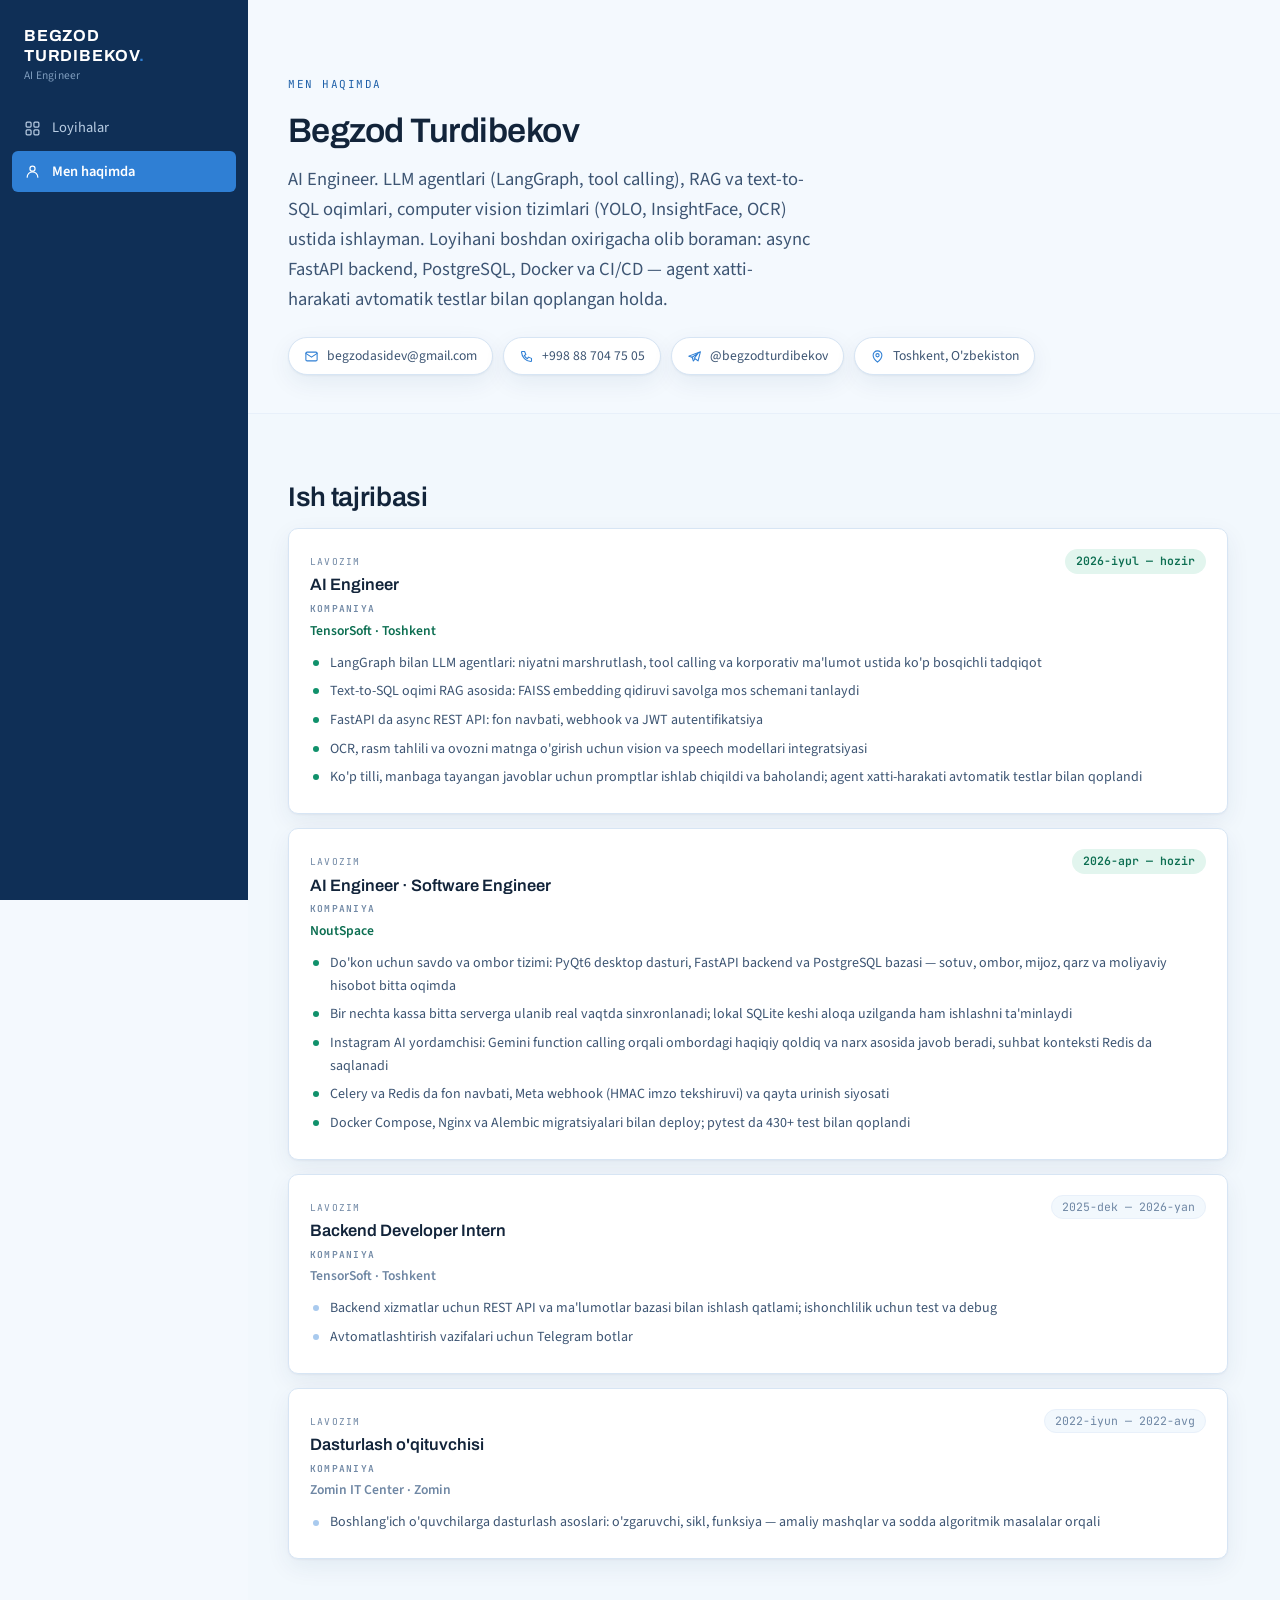
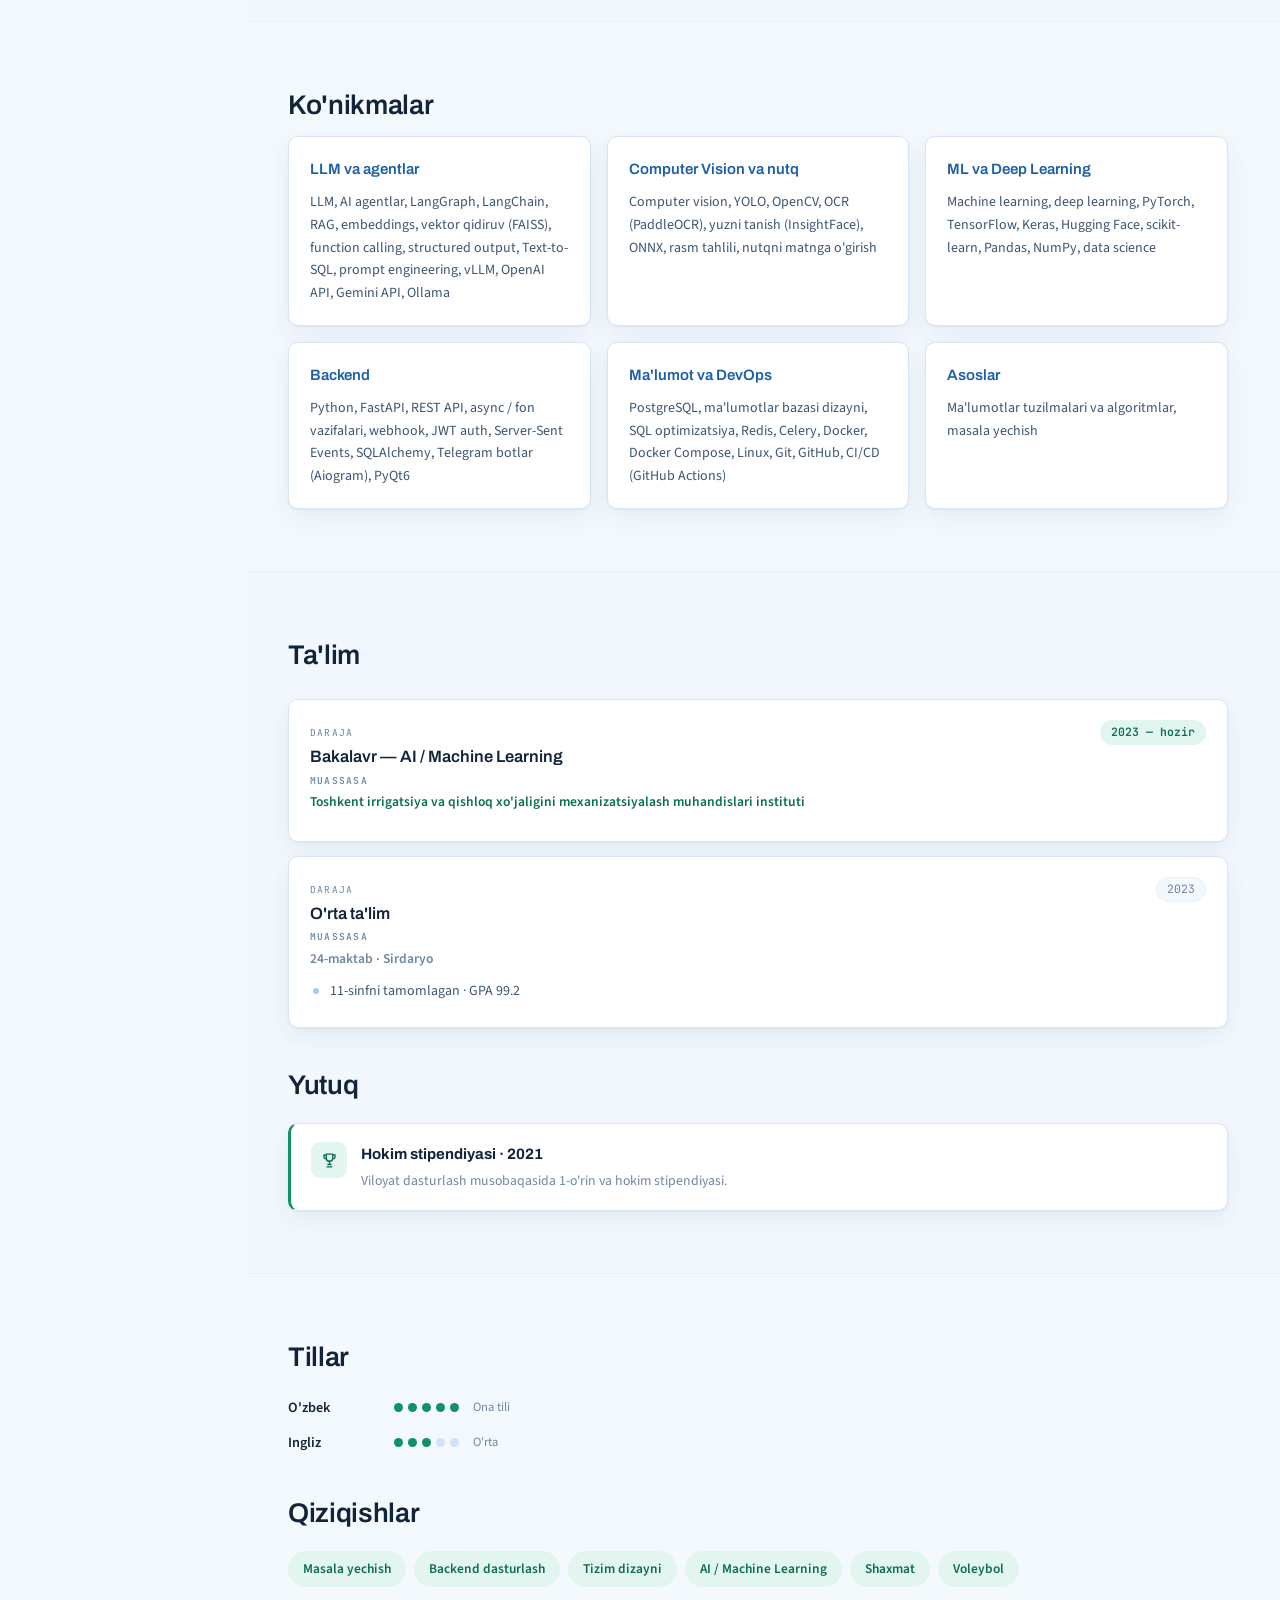
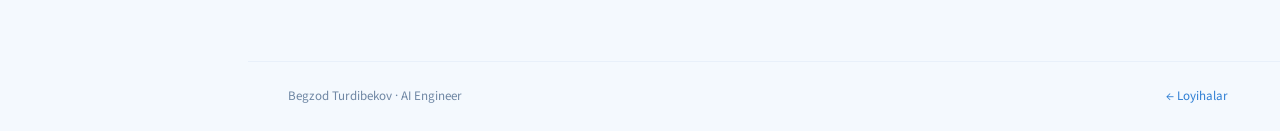
<file: about.html>
<!doctype html>
<html lang="uz">
<head>
<meta charset="utf-8">
<meta name="viewport" content="width=device-width, initial-scale=1, viewport-fit=cover">
<title>Men haqimda</title>
<meta name="description" content="Begzod Turdibekov — AI Engineer. LLM agentlari, RAG, computer vision va backend.">
<link rel="preconnect" href="https://fonts.googleapis.com">
<link rel="preconnect" href="https://fonts.gstatic.com" crossorigin>
<link rel="stylesheet" href="https://fonts.googleapis.com/css2?family=Archivo:wght@500;600;700&family=Source+Sans+3:wght@400;600&family=JetBrains+Mono:wght@400;600&display=swap">
<link rel="stylesheet" href="assets/style.css">
</head>
<body>

<a class="skip" href="#main">Asosiy qismga o'tish</a>

<div class="shell">

  <aside class="side">
    <a class="side-brand" href="index.html">
      BEGZOD <br>TURDIBEKOV<span class="dot">.</span>
      <small>AI Engineer</small>
    </a>

    <nav class="side-nav" aria-label="Asosiy">
      <a href="index.html">
        <svg viewBox="0 0 24 24" aria-hidden="true">
          <rect x="3" y="3" width="7" height="7" rx="1.5"/>
          <rect x="14" y="3" width="7" height="7" rx="1.5"/>
          <rect x="3" y="14" width="7" height="7" rx="1.5"/>
          <rect x="14" y="14" width="7" height="7" rx="1.5"/>
        </svg>
        Loyihalar
      </a>
      <a href="about.html" aria-current="page">
        <svg viewBox="0 0 24 24" aria-hidden="true">
          <circle cx="12" cy="8" r="3.6"/>
          <path d="M4.5 20a7.5 7.5 0 0115 0"/>
        </svg>
        Men haqimda
      </a>
    </nav>
  </aside>

  <div class="main">
    <main id="main">

      <!-- ============ HERO ============ -->
      <section class="wrap home-hero">
        <p class="eyebrow">Men haqimda</p>
        <h1>Begzod Turdibekov</h1>
        <p class="lead">
          AI Engineer. LLM agentlari (LangGraph, tool calling), RAG va
          text-to-SQL oqimlari, computer vision tizimlari (YOLO, InsightFace,
          OCR) ustida ishlayman. Loyihani boshdan oxirigacha olib boraman:
          async FastAPI backend, PostgreSQL, Docker va CI/CD — agent
          xatti-harakati avtomatik testlar bilan qoplangan holda.
        </p>

        <div class="contact">
          <a href="mailto:begzodasidev@gmail.com">
            <svg viewBox="0 0 24 24" aria-hidden="true">
              <rect x="3" y="5" width="18" height="14" rx="2"/>
              <path d="M3 7l9 6 9-6"/>
            </svg>
            begzodasidev@gmail.com
          </a>
          <span>
            <svg viewBox="0 0 24 24" aria-hidden="true">
              <path d="M5 4h4l2 5-2.5 1.5a11 11 0 005 5L15 13l5 2v4a1 1 0 01-1 1A16 16 0 014 5a1 1 0 011-1z"/>
            </svg>
            +998 88 704 75 05
          </span>
          <a href="https://t.me/begzodturdibekov" target="_blank" rel="noopener">
            <svg viewBox="0 0 24 24" aria-hidden="true">
              <path d="M21.5 4.3L2.9 11.4l5.3 1.8 2 6 2.9-3.6 4.6 3.4z"/>
              <path d="M8.2 13.2l9.7-6.6-6.4 8.4"/>
            </svg>
            @begzodturdibekov
          </a>
          <span>
            <svg viewBox="0 0 24 24" aria-hidden="true">
              <path d="M12 21s7-5.6 7-11a7 7 0 10-14 0c0 5.4 7 11 7 11z"/>
              <circle cx="12" cy="10" r="2.6"/>
            </svg>
            Toshkent, O'zbekiston
          </span>
        </div>
      </section>

      <!-- ============ TAJRIBA ============ -->
      <section class="band band-alt">
        <div class="wrap">
          <h2 class="sec-h">Ish tajribasi</h2>
          
          <ul class="tl">

            <li class="now">
              <div class="tl-head">
                <div><span class="tl-label">Lavozim</span>
                <h3 class="tl-role">AI Engineer</h3></div>
                <span class="tl-when">2026-iyul &mdash; hozir</span>
              </div>
              <p class="tl-org"><span class="tl-label">Kompaniya</span>TensorSoft &middot; Toshkent</p>
              <ul>
                <li>LangGraph bilan LLM agentlari: niyatni marshrutlash, tool
                    calling va korporativ ma'lumot ustida ko'p bosqichli
                    tadqiqot</li>
                <li>Text-to-SQL oqimi RAG asosida: FAISS embedding qidiruvi
                    savolga mos schemani tanlaydi</li>
                <li>FastAPI da async REST API: fon navbati, webhook va JWT
                    autentifikatsiya</li>
                <li>OCR, rasm tahlili va ovozni matnga o'girish uchun vision
                    va speech modellari integratsiyasi</li>
                <li>Ko'p tilli, manbaga tayangan javoblar uchun promptlar
                    ishlab chiqildi va baholandi; agent xatti-harakati
                    avtomatik testlar bilan qoplandi</li>
              </ul>
            </li>

            <li class="now">
              <div class="tl-head">
                <div><span class="tl-label">Lavozim</span>
                <h3 class="tl-role">AI Engineer &middot; Software Engineer</h3></div>
                <span class="tl-when">2026-apr &mdash; hozir</span>
              </div>
              <p class="tl-org"><span class="tl-label">Kompaniya</span>NoutSpace</p>
              <ul>
                <li>Do'kon uchun savdo va ombor tizimi: PyQt6 desktop dasturi,
                    FastAPI backend va PostgreSQL bazasi &mdash; sotuv, ombor,
                    mijoz, qarz va moliyaviy hisobot bitta oqimda</li>
                <li>Bir nechta kassa bitta serverga ulanib real vaqtda
                    sinxronlanadi; lokal SQLite keshi aloqa uzilganda ham
                    ishlashni ta'minlaydi</li>
                <li>Instagram AI yordamchisi: Gemini function calling orqali
                    ombordagi haqiqiy qoldiq va narx asosida javob beradi,
                    suhbat konteksti Redis da saqlanadi</li>
                <li>Celery va Redis da fon navbati, Meta webhook (HMAC imzo
                    tekshiruvi) va qayta urinish siyosati</li>
                <li>Docker Compose, Nginx va Alembic migratsiyalari bilan
                    deploy; pytest da 430+ test bilan qoplandi</li>
              </ul>
            </li>

            <li>
              <div class="tl-head">
                <div><span class="tl-label">Lavozim</span>
                <h3 class="tl-role">Backend Developer Intern</h3></div>
                <span class="tl-when">2025-dek &mdash; 2026-yan</span>
              </div>
              <p class="tl-org"><span class="tl-label">Kompaniya</span>TensorSoft &middot; Toshkent</p>
              <ul>
                <li>Backend xizmatlar uchun REST API va ma'lumotlar bazasi
                    bilan ishlash qatlami; ishonchlilik uchun test va debug</li>
                <li>Avtomatlashtirish vazifalari uchun Telegram botlar</li>
              </ul>
            </li>

            <li>
              <div class="tl-head">
                <div><span class="tl-label">Lavozim</span>
                <h3 class="tl-role">Dasturlash o'qituvchisi</h3></div>
                <span class="tl-when">2022-iyun &mdash; 2022-avg</span>
              </div>
              <p class="tl-org"><span class="tl-label">Kompaniya</span>Zomin IT Center &middot; Zomin</p>
              <ul>
                <li>Boshlang'ich o'quvchilarga dasturlash asoslari:
                    o'zgaruvchi, sikl, funksiya — amaliy mashqlar va sodda
                    algoritmik masalalar orqali</li>
              </ul>
            </li>

          </ul>
        </div>
      </section>

      <!-- ============ KO'NIKMALAR ============ -->
      <section class="band">
        <div class="wrap">
          <h2 class="sec-h">Ko'nikmalar</h2>
          

          <div class="about-grid">

            <div class="skill">
              <h3>LLM va agentlar</h3>
              <p>LLM, AI agentlar, LangGraph, LangChain, RAG, embeddings,
                 vektor qidiruv (FAISS), function calling, structured output,
                 Text-to-SQL, prompt engineering, vLLM, OpenAI API,
                 Gemini API, Ollama</p>
            </div>

            <div class="skill">
              <h3>Computer Vision va nutq</h3>
              <p>Computer vision, YOLO, OpenCV, OCR (PaddleOCR),
                 yuzni tanish (InsightFace), ONNX, rasm tahlili,
                 nutqni matnga o'girish</p>
            </div>

            <div class="skill">
              <h3>ML va Deep Learning</h3>
              <p>Machine learning, deep learning, PyTorch, TensorFlow, Keras,
                 Hugging Face, scikit-learn, Pandas, NumPy, data science</p>
            </div>

            <div class="skill">
              <h3>Backend</h3>
              <p>Python, FastAPI, REST API, async / fon vazifalari, webhook,
                 JWT auth, Server-Sent Events, SQLAlchemy,
                 Telegram botlar (Aiogram), PyQt6</p>
            </div>

            <div class="skill">
              <h3>Ma'lumot va DevOps</h3>
              <p>PostgreSQL, ma'lumotlar bazasi dizayni, SQL optimizatsiya,
                 Redis, Celery, Docker, Docker Compose, Linux, Git, GitHub,
                 CI/CD (GitHub Actions)</p>
            </div>

            <div class="skill">
              <h3>Asoslar</h3>
              <p>Ma'lumotlar tuzilmalari va algoritmlar, masala yechish</p>
            </div>

          </div>
        </div>
      </section>

      <!-- ============ TA'LIM VA YUTUQ ============ -->
      <section class="band band-alt">
        <div class="wrap">
          <h2 class="sec-h">Ta'lim</h2>

          <ul class="tl" style="margin-top: 22px">
            <li class="now">
              <div class="tl-head">
                <div><span class="tl-label">Daraja</span>
                <h3 class="tl-role">Bakalavr &mdash; AI / Machine Learning</h3></div>
                <span class="tl-when">2023 &mdash; hozir</span>
              </div>
              <p class="tl-org"><span class="tl-label">Muassasa</span>
                Toshkent irrigatsiya va qishloq xo'jaligini mexanizatsiyalash
                muhandislari instituti
              </p>
            </li>
            <li>
              <div class="tl-head">
                <div><span class="tl-label">Daraja</span>
                <h3 class="tl-role">O'rta ta'lim</h3></div>
                <span class="tl-when">2023</span>
              </div>
              <p class="tl-org"><span class="tl-label">Muassasa</span>24-maktab &middot; Sirdaryo</p>
              <ul>
                <li>11-sinfni tamomlagan &middot; GPA 99.2</li>
              </ul>
            </li>
          </ul>

          <h2 class="sec-h" style="margin-top: 36px">Yutuq</h2>
          <div class="award" style="margin-top: 16px">
            <span class="award-ico">
              <svg viewBox="0 0 24 24" aria-hidden="true">
                <path d="M8 4h8v5a4 4 0 01-8 0z"/>
                <path d="M8 5H5v2a3 3 0 003 3M16 5h3v2a3 3 0 01-3 3"/>
                <path d="M12 13v4M9 20h6M10 17h4"/>
              </svg>
            </span>
            <div>
              <b>Hokim stipendiyasi &middot; 2021</b>
              <p>Viloyat dasturlash musobaqasida 1-o'rin va hokim stipendiyasi.</p>
            </div>
          </div>
        </div>
      </section>

      <!-- ============ TILLAR VA QIZIQISHLAR ============ -->
      <section class="band">
        <div class="wrap">
          <h2 class="sec-h">Tillar</h2>
          <div class="langs" style="margin-top: 16px">
            <div class="lang-row">
              <b>O'zbek</b>
              <span class="dots" role="img" aria-label="Ona tili">
                <i class="on"></i><i class="on"></i><i class="on"></i><i class="on"></i><i class="on"></i>
              </span>
              <span class="lang-note">Ona tili</span>
            </div>
            <div class="lang-row">
              <b>Ingliz</b>
              <span class="dots" role="img" aria-label="O'rta daraja">
                <i class="on"></i><i class="on"></i><i class="on"></i><i></i><i></i>
              </span>
              <span class="lang-note">O'rta</span>
            </div>
          </div>

          <h2 class="sec-h" style="margin-top: 38px">Qiziqishlar</h2>
          <div class="chips" style="margin-top: 16px">
            <span>Masala yechish</span>
            <span>Backend dasturlash</span>
            <span>Tizim dizayni</span>
            <span>AI / Machine Learning</span>
            <span>Shaxmat</span>
            <span>Voleybol</span>
          </div>
        </div>
      </section>

    </main>

    <footer class="foot">
      <div class="wrap foot-in">
        <span>Begzod Turdibekov &middot; AI Engineer</span>
        <a href="index.html">&larr; Loyihalar</a>
      </div>
    </footer>
  </div>

</div>

</body>
</html>
</file>
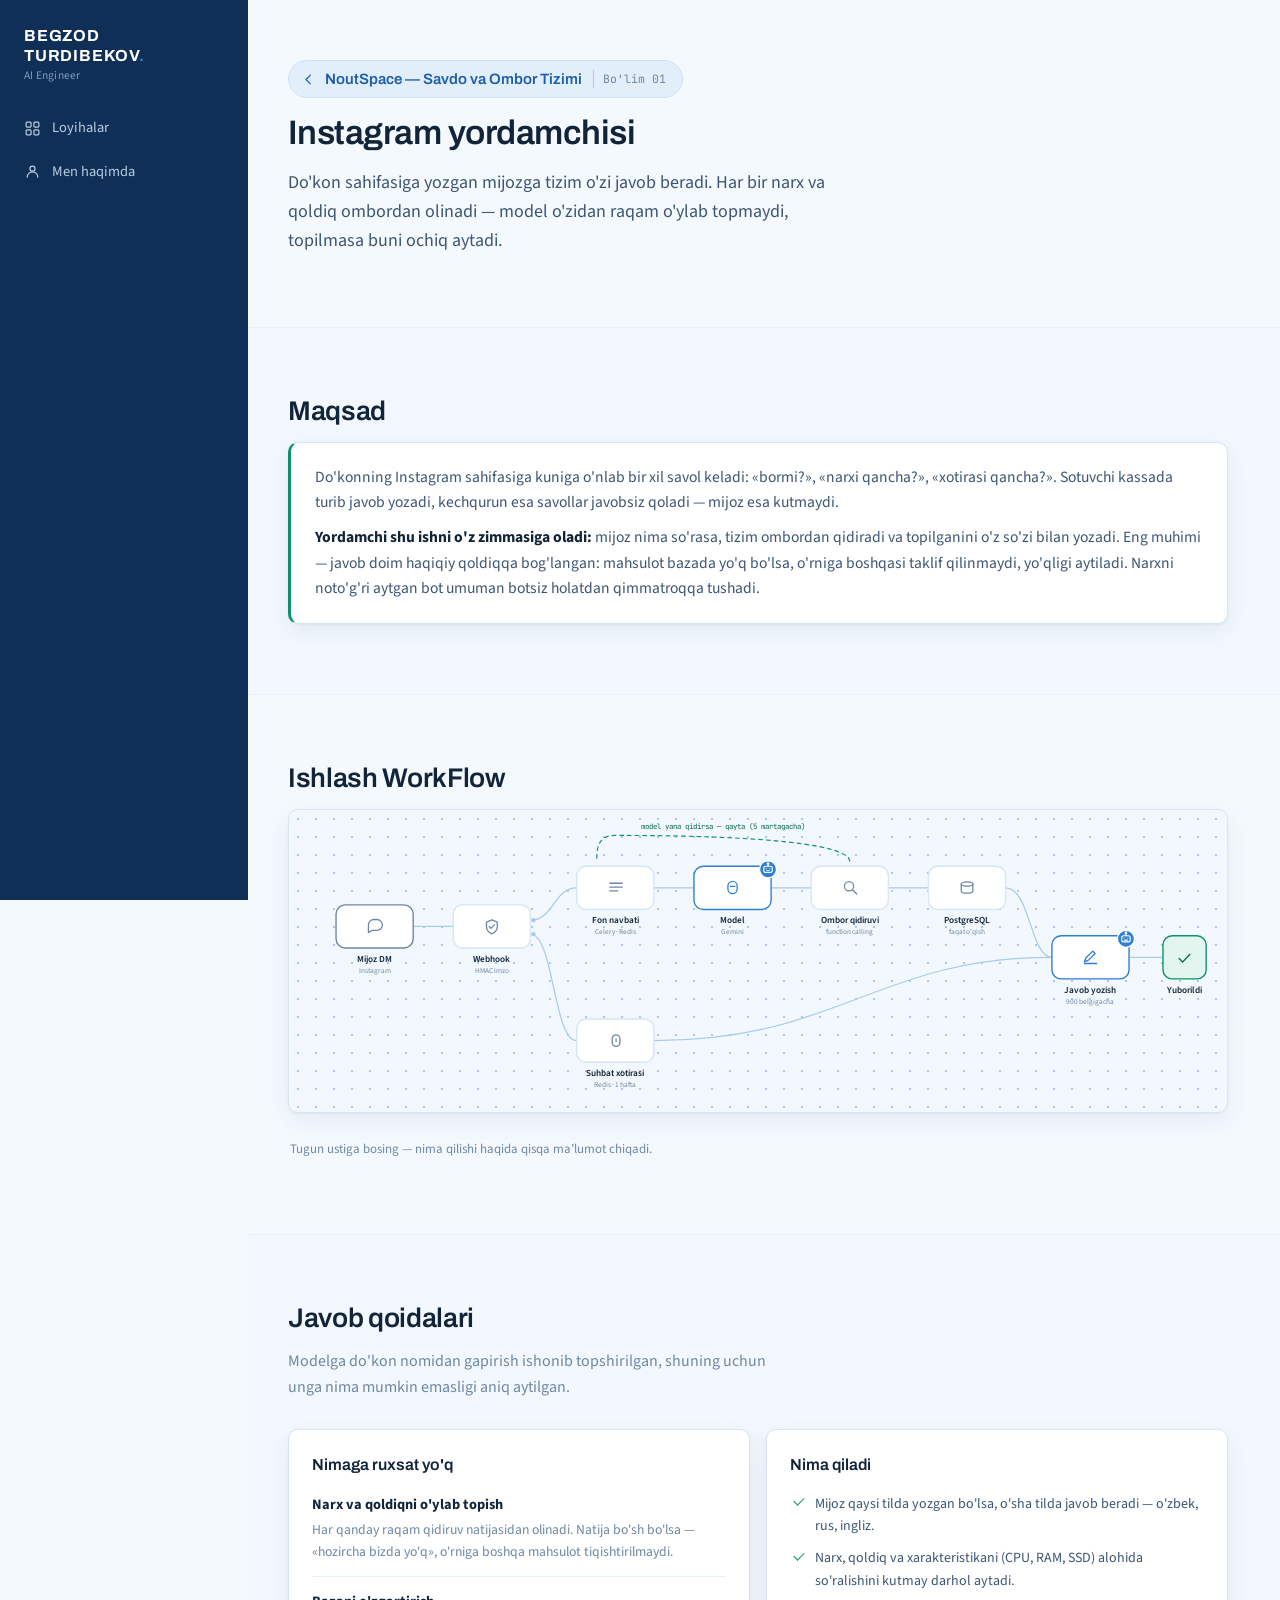
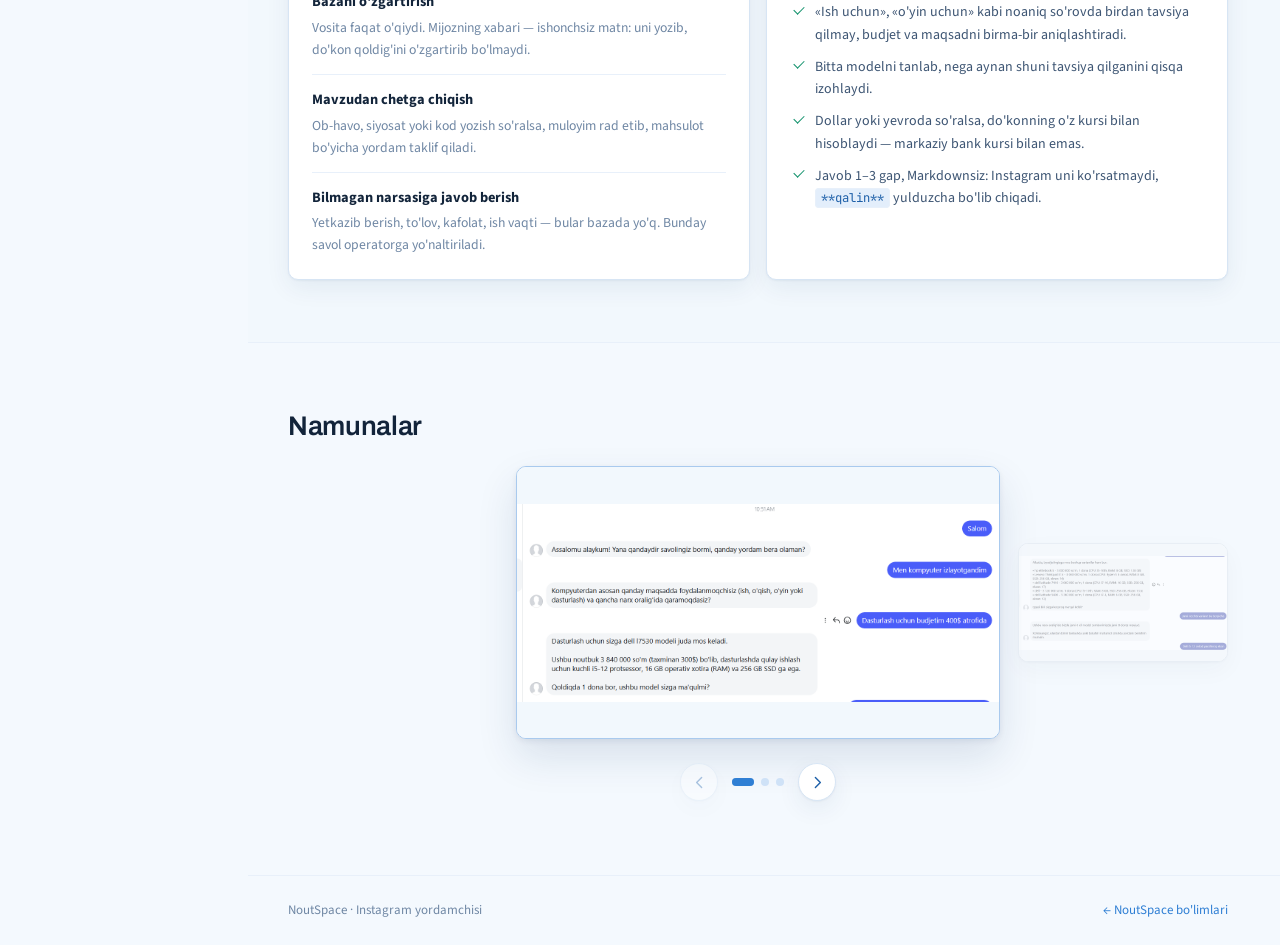
<file: MarketStorePos/instagram.html>
<!doctype html>
<html lang="uz">
<head>
<meta charset="utf-8">
<meta name="viewport" content="width=device-width, initial-scale=1, viewport-fit=cover">
<title>Instagram yordamchisi — NoutSpace</title>
<meta name="description" content="Instagram DM ga do'kon nomidan javob beruvchi AI yordamchi: webhook, function calling va haqiqiy ombor ma'lumoti.">
<link rel="preconnect" href="https://fonts.googleapis.com">
<link rel="preconnect" href="https://fonts.gstatic.com" crossorigin>
<link rel="stylesheet" href="https://fonts.googleapis.com/css2?family=Archivo:wght@500;600;700&family=Source+Sans+3:wght@400;600&family=JetBrains+Mono:wght@400;600&display=swap">
<link rel="stylesheet" href="../assets/style.css">
</head>
<body>

<a class="skip" href="#main">Asosiy qismga o'tish</a>

<div class="shell">

  <aside class="side">
    <a class="side-brand" href="../index.html">
      BEGZOD <br>TURDIBEKOV<span class="dot">.</span>
      <small>AI Engineer</small>
    </a>

    <nav class="side-nav" aria-label="Asosiy">
      <a href="../index.html">
        <svg viewBox="0 0 24 24" aria-hidden="true">
          <rect x="3" y="3" width="7" height="7" rx="1.5"/>
          <rect x="14" y="3" width="7" height="7" rx="1.5"/>
          <rect x="3" y="14" width="7" height="7" rx="1.5"/>
          <rect x="14" y="14" width="7" height="7" rx="1.5"/>
        </svg>
        Loyihalar
      </a>
      <a href="../about.html">
        <svg viewBox="0 0 24 24" aria-hidden="true">
          <circle cx="12" cy="8" r="3.6"/>
          <path d="M4.5 20a7.5 7.5 0 0115 0"/>
        </svg>
        Men haqimda
      </a>
    </nav>
  </aside>

  <div class="main">
    <main id="main">

      <!-- ============ HERO ============ -->
      <section class="wrap hero">
        <a class="proj-back" href="index.html">
          <svg viewBox="0 0 24 24" aria-hidden="true">
            <path d="M15 5l-7 7 7 7"/>
          </svg>
          NoutSpace &mdash; Savdo va Ombor Tizimi
          <span class="step-n">Bo'lim 01</span>
        </a>
        <h1>Instagram yordamchisi</h1>
        <p class="hero-lead">
          Do'kon sahifasiga yozgan mijozga tizim o'zi javob beradi. Har bir
          narx va qoldiq ombordan olinadi &mdash; model o'zidan raqam
          o'ylab topmaydi, topilmasa buni ochiq aytadi.
        </p>
      </section>

      <!-- ============ MAQSAD ============ -->
      <section class="band band-alt">
        <div class="wrap">
          <h2 class="sec-h">Maqsad</h2>

          <div class="purpose">
            <p>
              Do'konning Instagram sahifasiga kuniga o'nlab bir xil savol
              keladi: &laquo;bormi?&raquo;, &laquo;narxi qancha?&raquo;,
              &laquo;xotirasi qancha?&raquo;. Sotuvchi kassada turib javob
              yozadi, kechqurun esa savollar javobsiz qoladi &mdash; mijoz
              esa kutmaydi.
            </p>
            <p>
              <b>Yordamchi shu ishni o'z zimmasiga oladi:</b> mijoz nima
              so'rasa, tizim ombordan qidiradi va topilganini o'z so'zi bilan
              yozadi. Eng muhimi &mdash; javob doim haqiqiy qoldiqqa
              bog'langan: mahsulot bazada yo'q bo'lsa, o'rniga boshqasi
              taklif qilinmaydi, yo'qligi aytiladi. Narxni noto'g'ri aytgan
              bot umuman botsiz holatdan qimmatroqqa tushadi.
            </p>
          </div>
        </div>
      </section>

      <!-- ============ OQIM ============ -->
      <section class="band">
        <div class="wrap">
          <h2 class="sec-h">Ishlash WorkFlow</h2>

          <div class="canvas">
            <svg viewBox="0 -18 1190 366" role="img"
                 aria-label="Instagram yordamchisi oqimi: mijoz xabaridan javob qaytishigacha">

              <!-- ===== asosiy yo&#8217;l ===== -->
              <path class="wf-link" d="M 148 120 C 174 120 176 120 200 120"/>
              <path class="wf-link" d="M 300 112 C 330 112 330 70 360 70"/>
              <path class="wf-link" d="M 300 130 C 330 130 330 268 360 268"/>
              <path class="wf-link" d="M 460 70 C 486 70 488 70 512 70"/>
              <path class="wf-link" d="M 612 70 C 638 70 640 70 664 70"/>
              <path class="wf-link" d="M 764 70 C 790 70 792 70 816 70"/>
              <path class="wf-link" d="M 916 70 C 948 70 948 160 976 160"/>
              <path class="wf-link" d="M 1076 160 C 1098 160 1102 160 1120 160"/>

              <!-- xotira javob yozishga ulanadi -->
              <path class="wf-link" d="M 460 268 C 700 268 750 160 976 160"/>

              <!-- ===== LOOP: model yana qidirsa ===== -->
              <path class="wf-loop" d="M 714 36 C 714 2 460 2 410 2 C 386 2 386 20 386 36"/>
              <text class="wf-loop-t" x="550" y="-6" text-anchor="middle" font-size="9.6">
                model yana qidirsa &#8212; qayta (5 martagacha)
              </text>

              <!-- IN: mijoz xabari -->
              <g class="wf-hit" data-node="xabar" tabindex="0" role="button" aria-label="Mijoz xabari tuguni haqida">
                <rect class="wf-box wf-box-in" x="48" y="92" width="100" height="56" rx="12" stroke-width="1.8"/>
                <g transform="translate(89 110)">
                  <path class="wf-ic wf-ic-in" d="M1 8a7 7 0 017-7h4a7 7 0 010 14H6l-5 3z"/>
                </g>
                <text class="wf-title" x="98" y="166" text-anchor="middle" font-size="12">Mijoz DM</text>
                <text class="wf-sub" x="98" y="180" text-anchor="middle" font-size="9.5">Instagram</text>
              </g>

              <!-- Webhook -->
              <g class="wf-hit" data-node="webhook" tabindex="0" role="button" aria-label="Webhook tuguni haqida">
                <rect class="wf-box" x="200" y="92" width="100" height="56" rx="12" stroke-width="1.8"/>
                <g transform="translate(240 110)">
                  <path class="wf-ic wf-ic-plain" d="M10 1.5l7 3v6c0 4.5-3 7.5-7 9-4-1.5-7-4.5-7-9v-6z"/>
                  <path class="wf-ic wf-ic-plain" d="M6.5 10l2.5 2.5 4.5-4.5"/>
                </g>
                <text class="wf-title" x="250" y="166" text-anchor="middle" font-size="12">Webhook</text>
                <text class="wf-sub" x="250" y="180" text-anchor="middle" font-size="9.5">HMAC imzo</text>
                <circle class="wf-dot" cx="304" cy="112" r="2.8"/>
                <circle class="wf-dot" cx="304" cy="130" r="2.8"/>
              </g>

              <!-- Navbat -->
              <g class="wf-hit" data-node="navbat" tabindex="0" role="button" aria-label="Navbat tuguni haqida">
                <rect class="wf-box" x="360" y="42" width="100" height="56" rx="12" stroke-width="1.8"/>
                <g transform="translate(401 60)">
                  <path class="wf-ic wf-ic-plain" d="M2 4h16M2 9h16M2 14h10"/>
                </g>
                <text class="wf-title" x="410" y="116" text-anchor="middle" font-size="12">Fon navbati</text>
                <text class="wf-sub" x="410" y="130" text-anchor="middle" font-size="9.5">Celery &#183; Redis</text>
              </g>

              <!-- Model -->
              <g class="wf-hit" data-node="model" tabindex="0" role="button" aria-label="Model tuguni haqida">
                <rect class="wf-box wf-box-ai" x="512" y="42" width="100" height="56" rx="12" stroke-width="1.8"/>
                <g transform="translate(552 60)">
                  <path class="wf-ic" d="M10 1.5a6 6 0 016 6v4a6 6 0 01-12 0v-4a6 6 0 016-6z"/>
                  <path class="wf-ic" d="M7 8h6"/>
                </g>
                <text class="wf-title" x="562" y="116" text-anchor="middle" font-size="12">Model</text>
                <text class="wf-sub" x="562" y="130" text-anchor="middle" font-size="9.5">Gemini</text>
                <g transform="translate(608 46)">
                  <circle class="wf-bot-bg" cx="0" cy="0" r="11"/>
                  <rect class="wf-bot" x="-5.5" y="-4" width="11" height="8" rx="2.5"/>
                  <path class="wf-bot" d="M0 -4v-2.6"/>
                  <circle class="wf-bot" cx="0" cy="-7.6" r="1"/>
                  <path class="wf-bot" d="M-2.4 -1h.01M2.4 -1h.01"/>
                  <path class="wf-bot" d="M-1.8 1.8h3.6"/>
                </g>
              </g>

              <!-- Vosita -->
              <g class="wf-hit" data-node="vosita" tabindex="0" role="button" aria-label="Qidiruv vositasi tuguni haqida">
                <rect class="wf-box" x="664" y="42" width="100" height="56" rx="12" stroke-width="1.8"/>
                <g transform="translate(705 60)">
                  <circle class="wf-ic wf-ic-plain" cx="8" cy="8" r="6"/>
                  <path class="wf-ic wf-ic-plain" d="M12.5 12.5L18 18"/>
                </g>
                <text class="wf-title" x="714" y="116" text-anchor="middle" font-size="12">Ombor qidiruvi</text>
                <text class="wf-sub" x="714" y="130" text-anchor="middle" font-size="9.5">function calling</text>
              </g>

              <!-- Baza -->
              <g class="wf-hit" data-node="baza" tabindex="0" role="button" aria-label="PostgreSQL tuguni haqida">
                <rect class="wf-box" x="816" y="42" width="100" height="56" rx="12" stroke-width="1.8"/>
                <g transform="translate(856 61)">
                  <ellipse class="wf-ic wf-ic-plain" cx="10" cy="4" rx="7.5" ry="2.8"/>
                  <path class="wf-ic wf-ic-plain" d="M2.5 4v9c0 1.6 3.4 2.8 7.5 2.8s7.5-1.2 7.5-2.8V4"/>
                </g>
                <text class="wf-title" x="866" y="116" text-anchor="middle" font-size="12">PostgreSQL</text>
                <text class="wf-sub" x="866" y="130" text-anchor="middle" font-size="9.5">faqat o'qish</text>
              </g>

              <!-- Xotira -->
              <g class="wf-hit" data-node="xotira" tabindex="0" role="button" aria-label="Suhbat xotirasi tuguni haqida">
                <rect class="wf-box" x="360" y="240" width="100" height="56" rx="12" stroke-width="1.8"/>
                <g transform="translate(401 258)">
                  <path class="wf-ic wf-ic-plain" d="M10 2.5a5 5 0 015 5v5a5 5 0 01-10 0v-5a5 5 0 015-5z"/>
                  <path class="wf-ic wf-ic-plain" d="M10 8v3"/>
                </g>
                <text class="wf-title" x="410" y="314" text-anchor="middle" font-size="12">Suhbat xotirasi</text>
                <text class="wf-sub" x="410" y="328" text-anchor="middle" font-size="9.5">Redis &#183; 1 hafta</text>
              </g>

              <!-- Javob yozish -->
              <g class="wf-hit" data-node="javob-yozish" tabindex="0" role="button" aria-label="Javob yozish tuguni haqida">
                <rect class="wf-box wf-box-ai" x="976" y="132" width="100" height="56" rx="12" stroke-width="1.8"/>
                <g transform="translate(1016 150)">
                  <path class="wf-ic" d="M2 16l2-5 9-9 3 3-9 9z"/>
                  <path class="wf-ic" d="M2 18h16"/>
                </g>
                <text class="wf-title" x="1026" y="206" text-anchor="middle" font-size="12">Javob yozish</text>
                <text class="wf-sub" x="1026" y="220" text-anchor="middle" font-size="9.5">900 belgigacha</text>
                <g transform="translate(1072 136)">
                  <circle class="wf-bot-bg" cx="0" cy="0" r="11"/>
                  <rect class="wf-bot" x="-5.5" y="-4" width="11" height="8" rx="2.5"/>
                  <path class="wf-bot" d="M0 -4v-2.6"/>
                  <circle class="wf-bot" cx="0" cy="-7.6" r="1"/>
                  <path class="wf-bot" d="M-2.4 -1h.01M2.4 -1h.01"/>
                  <path class="wf-bot" d="M-1.8 1.8h3.6"/>
                </g>
              </g>

              <!-- OUT -->
              <g class="wf-hit" data-node="jonatish" tabindex="0" role="button" aria-label="Javob yuborish tuguni haqida">
                <rect class="wf-box wf-box-out" x="1120" y="132" width="56" height="56" rx="12" stroke-width="1.8"/>
                <g transform="translate(1139 152)">
                  <path class="wf-ic wf-ic-out" d="M2 9.5l4.5 4.5L16 4"/>
                </g>
                <text class="wf-title" x="1148" y="206" text-anchor="middle" font-size="12">Yuborildi</text>
              </g>

            </svg>
          </div>
          <div class="node-info idle" id="node-info">
            <p>Tugun ustiga bosing &#8212; nima qilishi haqida qisqa ma&#8217;lumot chiqadi.</p>
          </div>

        </div>
      </section>

      <!-- ============ QOIDALAR ============ -->
      <section class="band band-alt">
        <div class="wrap">
          <h2 class="sec-h">Javob qoidalari</h2>
          <p class="sec-lead">
            Modelga do'kon nomidan gapirish ishonib topshirilgan, shuning uchun
            unga nima mumkin emasligi aniq aytilgan.
          </p>

          <div class="two">
            <div class="panel-c">
              <h3 class="panel-h">Nimaga ruxsat yo'q</h3>
              <div class="mode">
                <b>Narx va qoldiqni o'ylab topish</b>
                <p>Har qanday raqam qidiruv natijasidan olinadi. Natija bo'sh
                   bo'lsa &mdash; &laquo;hozircha bizda yo'q&raquo;, o'rniga
                   boshqa mahsulot tiqishtirilmaydi.</p>
              </div>
              <div class="mode">
                <b>Bazani o'zgartirish</b>
                <p>Vosita faqat o'qiydi. Mijozning xabari &mdash; ishonchsiz
                   matn: uni yozib, do'kon qoldig'ini o'zgartirib bo'lmaydi.</p>
              </div>
              <div class="mode">
                <b>Mavzudan chetga chiqish</b>
                <p>Ob-havo, siyosat yoki kod yozish so'ralsa, muloyim rad etib,
                   mahsulot bo'yicha yordam taklif qiladi.</p>
              </div>
              <div class="mode">
                <b>Bilmagan narsasiga javob berish</b>
                <p>Yetkazib berish, to'lov, kafolat, ish vaqti &mdash; bular
                   bazada yo'q. Bunday savol operatorga yo'naltiriladi.</p>
              </div>
            </div>

            <div class="panel-c">
              <h3 class="panel-h">Nima qiladi</h3>
              <ul class="checks">
                <li>Mijoz qaysi tilda yozgan bo'lsa, o'sha tilda javob beradi
                    &mdash; o'zbek, rus, ingliz.</li>
                <li>Narx, qoldiq va xarakteristikani (CPU, RAM, SSD) alohida
                    so'ralishini kutmay darhol aytadi.</li>
                <li>&laquo;Ish uchun&raquo;, &laquo;o'yin uchun&raquo; kabi
                    noaniq so'rovda birdan tavsiya qilmay, budjet va maqsadni
                    birma-bir aniqlashtiradi.</li>
                <li>Bitta modelni tanlab, nega aynan shuni tavsiya qilganini
                    qisqa izohlaydi.</li>
                <li>Dollar yoki yevroda so'ralsa, do'konning o'z kursi bilan
                    hisoblaydi &mdash; markaziy bank kursi bilan emas.</li>
                <li>Javob 1&ndash;3 gap, Markdownsiz: Instagram uni
                    ko'rsatmaydi, <code>**qalin**</code> yulduzcha bo'lib
                    chiqadi.</li>
              </ul>
            </div>
          </div>
        </div>
      </section>

      <!-- ============ NAMUNALAR ============ -->
      <section class="band">
        <div class="wrap">
          <h2 class="sec-h">Namunalar</h2>

          <div class="carousel" id="shots">
            <div class="car-track" id="car-track">

              <figure class="car-item">
                <img src="images/Screenshot 2026-09-24 105911.png" alt="Instagram DM: mijoz kompyuter so&#8217;raydi, yordamchi maqsad va budjetni aniqlashtirib model tavsiya qiladi" loading="lazy">
              </figure>

              <figure class="car-item">
                <img src="images/Screenshot 2026-09-24 110017.png" alt="Yordamchi budjetga mos bir nechta noutbukni narx va xarakteristikasi bilan ro&#8217;yxat qilib beradi" loading="lazy">
              </figure>

              <figure class="car-item">
                <img src="images/Screenshot 2026-09-24 110134.png" alt="Yordamchi tanlagan modelini nega tavsiya qilganini izohlaydi" loading="lazy">
              </figure>

            </div>

            <div class="car-nav">
              <button class="car-btn" id="car-prev" type="button" aria-label="Oldingi rasm">
                <svg viewBox="0 0 24 24" aria-hidden="true"><path d="M15 5l-7 7 7 7"/></svg>
              </button>
              <div class="car-dots" id="car-dots" role="tablist" aria-label="Rasmlar"></div>
              <button class="car-btn" id="car-next" type="button" aria-label="Keyingi rasm">
                <svg viewBox="0 0 24 24" aria-hidden="true"><path d="M9 5l7 7-7 7"/></svg>
              </button>
            </div>

          </div>
        </div>
      </section>

    </main>

    <footer class="foot">
      <div class="wrap foot-in">
        <span>NoutSpace &middot; Instagram yordamchisi</span>
        <a href="index.html">&larr; NoutSpace bo'limlari</a>
      </div>
    </footer>
  </div>

</div>


<script>
// Canvas tugunlari haqida qisqa ma'lumot. Har tugun bosilganda
// canvas ostidagi panel yangilanadi - sahifadan chiqmasdan.
(function () {
  var DATA = {
    'xabar': {
      t: 'Mijoz xabar yozadi',
      bot: false,
      p: 'Do\'konning Instagram sahifasiga kelgan har bir xabar haqida Meta darhol xabar beradi. Do\'kon o\'zi yozgan javob ham qaytib keladi — u belgilangan va e\'tiborsiz qoldiriladi, aks holda bot o\'z javobiga javob yozib aylanib qolardi.',
      u: ['Instagram', 'Meta webhook']
    },
    'webhook': {
      t: 'Xabar tekshiriladi',
      bot: false,
      p: 'Har bir so\'rov imzo bilan keladi: u xabar baytlari va maxfiy kalitdan hisoblanadi. Imzo mos kelmasa so\'rov rad etiladi — aks holda URL ni bilgan har kim do\'kon nomidan javob yozdira olardi. Imzo kelgan baytlarning aynan o\'ziga tegishli, shuning uchun tekshiruv JSON o\'qilishidan oldin bo\'ladi.',
      u: ['FastAPI', 'HMAC SHA-256']
    },
    'navbat': {
      t: 'Fon navbatiga qo\'yiladi',
      bot: false,
      p: 'Javob so\'rov ichida kutilmaydi: model bir necha soniya o\'ylaydi, sekin javob bergan webhook esa Meta uchun nosozlik belgisi — u xabarni qayta-qayta yuboradi, oxirida ulanishni o\'chiradi. Shuning uchun webhook darhol "qabul qilindi" deydi, ish esa alohida jarayonda bajariladi.',
      u: ['Celery', 'Redis', 'qayta urinish']
    },
    'xotira': {
      t: 'Suhbat esga olinadi',
      bot: false,
      p: 'Mijozning oldingi xabarlari va javoblar yuklanadi — shuning uchun "narxi qancha?" deb yozilganda qaysi mahsulot haqida ketayotgani ma\'lum. Oxirgi 10 ta gap saqlanadi va bir hafta yozilmasa o\'chadi. Xotira yo\'qolsa ham javob beriladi: kontekstsiz javob — javobsizlikdan yaxshiroq.',
      u: ['Redis', '10 ta gap', 'TTL 1 hafta']
    },
    'model': {
      t: 'Model o\'ylaydi',
      bot: true,
      p: 'Modelga do\'kon yordamchisi sifatida qanday gapirish kerakligi va nima qilish mumkin emasligi aytilgan. U mahsulot haqidagi savolga o\'zidan javob bera olmaydi — avval qidiruv vositasini chaqirishi shart. Bir necha vositani birdan ham chaqira oladi.',
      u: ['Gemini', 'system prompt', 'function calling']
    },
    'vosita': {
      t: 'Ombordan qidiriladi',
      bot: false,
      p: 'Model SQL yozmaydi — u faqat tayyor filtrlarni to\'ldiradi: nom, kategoriya, narx oralig\'i, qoldig\'i borlari. So\'rovni kod quradi, shuning uchun mijoz xabaridagi hech qanday matn bazaga yetib bormaydi. Mahsulotning texnik maydonlari (CPU, RAM, ekran) ham shu yerda o\'qiladi.',
      u: ['search_products', 'get_product_specs', 'bog\'langan parametr']
    },
    'baza': {
      t: 'Bazada bajariladi',
      bot: false,
      p: 'Qidiruv faqat shu do\'kon yozuvlari ichida va faqat o\'qish huquqi bilan ishlaydi. Mijozga ko\'rsatiladigan maydonlar oldindan belgilangan: nom, narx, qoldiq, birlik, kategoriya. Tannarx, ta\'minotchi va ichki id\'lar bu yerdan chiqmaydi — id ni ko\'rgan model uni ertami-kechmi mijozga yozib yuborardi.',
      u: ['PostgreSQL', 'JSONB', 'pg_trgm']
    },
    'javob-yozish': {
      t: 'Javob yoziladi',
      bot: true,
      p: 'Xom jadval emas — mijoz tilida, iliq va qisqa gap. Uzunlik cheklangan: Instagram DM 1000 belgidan uzun xabarni qabul qilmaydi, ya\'ni chegaradan oshgan javob umuman yetib bormasdi. Model hech narsa yozmasa, jim qolinadi — bo\'sh javob ham javob.',
      u: ['ko\'p tilli', 'Markdownsiz', '900 belgi']
    },
    'jonatish': {
      t: 'Javob yuboriladi',
      bot: false,
      p: 'Javob do\'kon akkaunti nomidan yuboriladi. Meta bunga mijozning o\'z xabaridan keyingi 24 soat ichida ruxsat beradi — bu oqim aynan shu holatda ishlaydi. Tarmoq uzilsa qayta urinib ko\'riladi; kalit sozlanmagan bo\'lsa urinilmaydi, chunki qayta urinish buni tuzatmaydi.',
      u: ['Instagram Graph API', '24 soat oynasi']
    }
  };

  var box = document.getElementById('node-info');
  if (!box) return;
  var hits = document.querySelectorAll('.wf-hit');

  function show(key, el) {
    var d = DATA[key];
    if (!d) return;
    hits.forEach(function (h) { h.classList.remove('sel'); });
    el.classList.add('sel');

    var tag = d.bot
      ? '<span class="ni-bot">Model bajaradi</span>'
      : '<span class="ni-plain">Kod bajaradi</span>';
    var used = d.u.map(function (x) { return '<span>' + x + '</span>'; }).join('');

    box.className = 'node-info';
    box.innerHTML =
      '<div class="ni-head"><h3>' + d.t + '</h3>' + tag + '</div>' +
      '<p class="ni-text">' + d.p + '</p>' +
      '<div class="ni-used">' + used + '</div>';
  }

  hits.forEach(function (el) {
    el.addEventListener('click', function () {
      show(el.getAttribute('data-node'), el);
    });
    el.addEventListener('keydown', function (e) {
      if (e.key === 'Enter' || e.key === ' ') {
        e.preventDefault();
        show(el.getAttribute('data-node'), el);
      }
    });
  });
})();
</script>


<script>
// Rasm karuseli: markazdagi katta, chetdagilar kichik.
// O'ng/chapga surilganda navbatdagisi markazni egallaydi.
(function () {
  var track = document.getElementById('car-track');
  if (!track) return;

  var items = Array.prototype.slice.call(track.querySelectorAll('.car-item'));
  var dotsBox = document.getElementById('car-dots');
  var prev = document.getElementById('car-prev');
  var next = document.getElementById('car-next');
  var at = 0;

  // Nuqtalar
  var dots = items.map(function (_, i) {
    var b = document.createElement('button');
    b.type = 'button';
    b.className = 'car-dot';
    b.setAttribute('aria-label', (i + 1) + '-rasm');
    b.addEventListener('click', function () { go(i); });
    dotsBox.appendChild(b);
    return b;
  });

  function render() {
    items.forEach(function (el, i) {
      el.classList.remove('is-center', 'is-left', 'is-right', 'is-far');
      if (i === at) el.classList.add('is-center');
      else if (i === at - 1) el.classList.add('is-left');
      else if (i === at + 1) el.classList.add('is-right');
      else el.classList.add('is-far');
    });
    dots.forEach(function (b, i) { b.classList.toggle('on', i === at); });
    prev.disabled = at === 0;
    next.disabled = at === items.length - 1;
  }

  function go(i) {
    at = Math.max(0, Math.min(items.length - 1, i));
    render();
  }

  prev.addEventListener('click', function () { go(at - 1); });
  next.addEventListener('click', function () { go(at + 1); });

  // Rasmni bosish ham uni markazga olib keladi.
  items.forEach(function (el, i) {
    el.addEventListener('click', function () { if (i !== at) go(i); });
  });

  // Klaviatura
  track.addEventListener('keydown', function (e) {
    if (e.key === 'ArrowLeft') { e.preventDefault(); go(at - 1); }
    if (e.key === 'ArrowRight') { e.preventDefault(); go(at + 1); }
  });

  // Touchpad'da ikki barmoq bilan surish (yoki sichqoncha g'ildiragi
  // yon tomonga). Brauzer buni gorizontal scroll deb yuboradi.
  var lastSwipe = 0;
  track.addEventListener('wheel', function (e) {
    var dx = e.deltaX;
    if (Math.abs(dx) < Math.abs(e.deltaY) || Math.abs(dx) < 12) return;
    e.preventDefault();
    var now = Date.now();
    if (now - lastSwipe < 380) return;
    lastSwipe = now;
    go(dx > 0 ? at + 1 : at - 1);
  }, { passive: false });

  // Telefonda surish
  var x0 = null;
  track.addEventListener('touchstart', function (e) {
    x0 = e.touches[0].clientX;
  }, { passive: true });
  track.addEventListener('touchend', function (e) {
    if (x0 === null) return;
    var dx = e.changedTouches[0].clientX - x0;
    if (Math.abs(dx) > 40) go(dx < 0 ? at + 1 : at - 1);
    x0 = null;
  });

  // Bitta rasm bo'lsa boshqaruv keraksiz.
  if (items.length < 2) {
    document.querySelector('.car-nav').style.display = 'none';
  }

  render();
})();
</script>

</body>
</html>
</file>
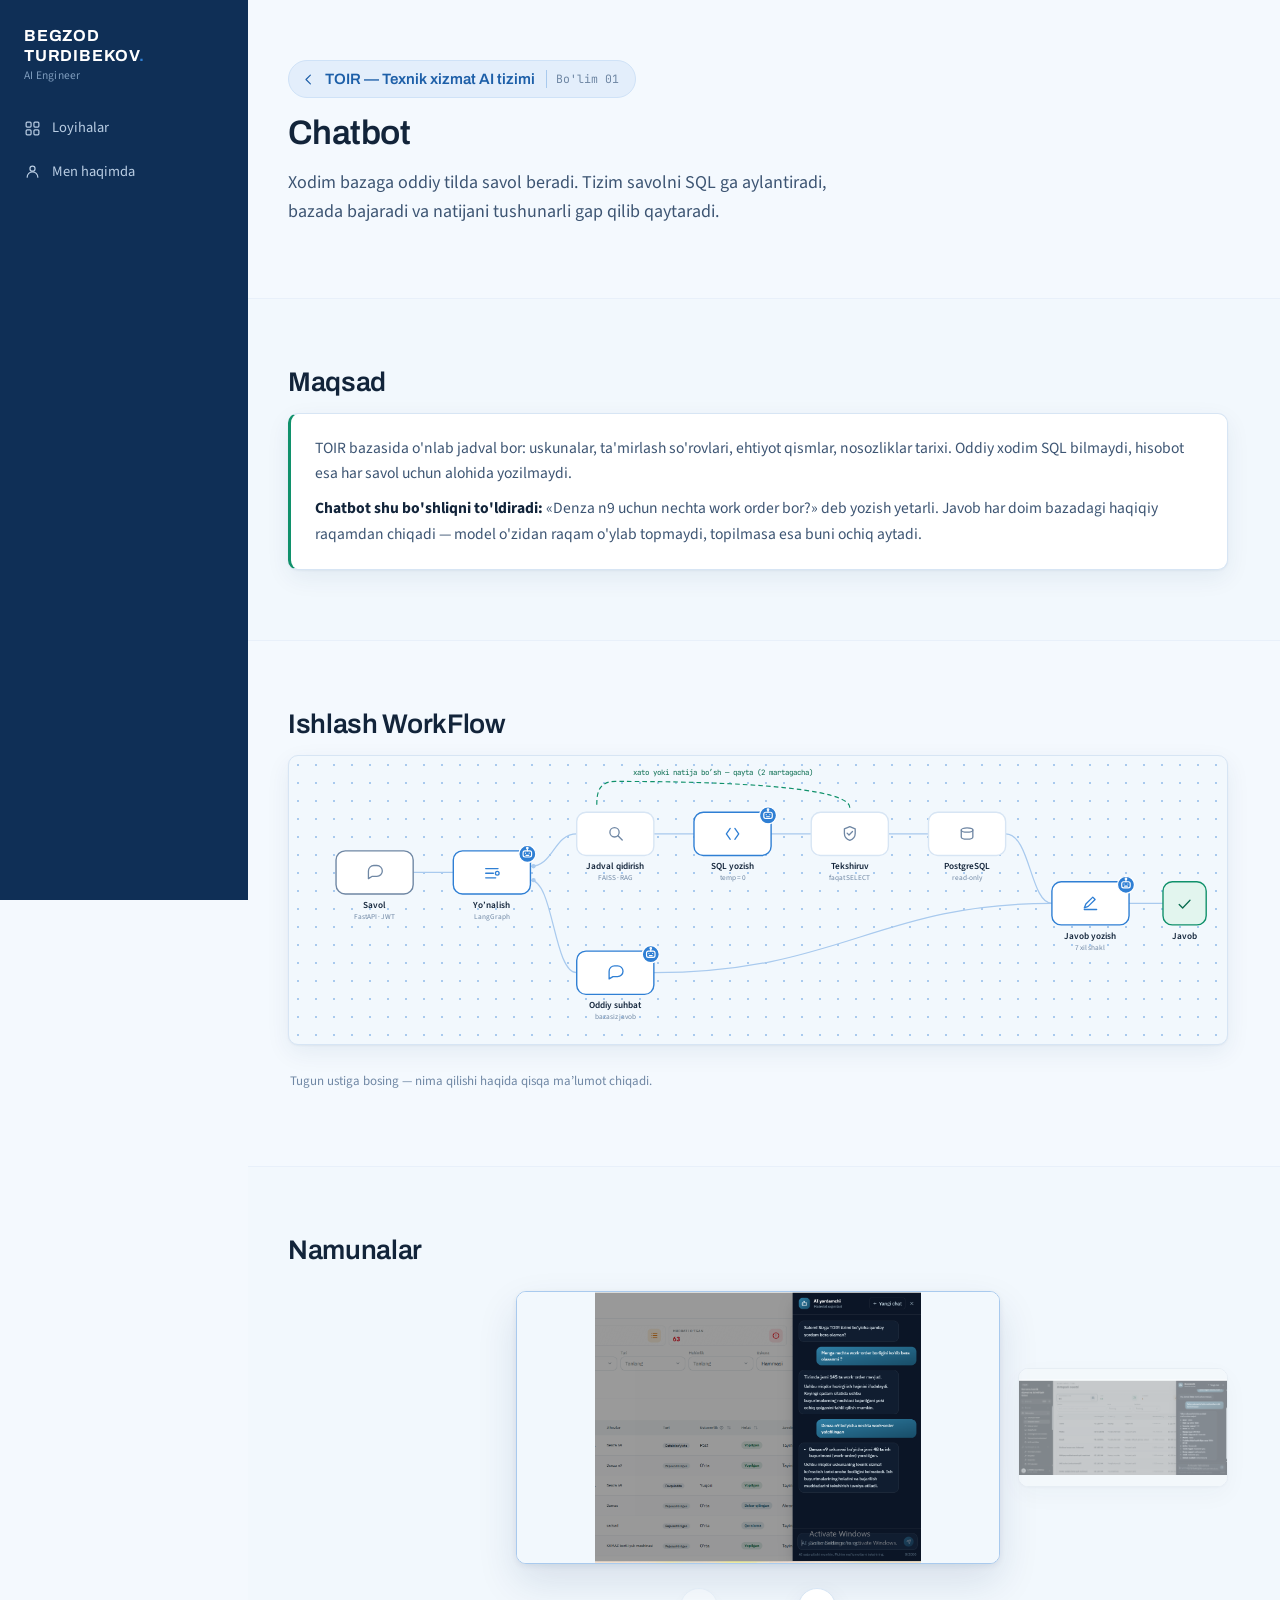
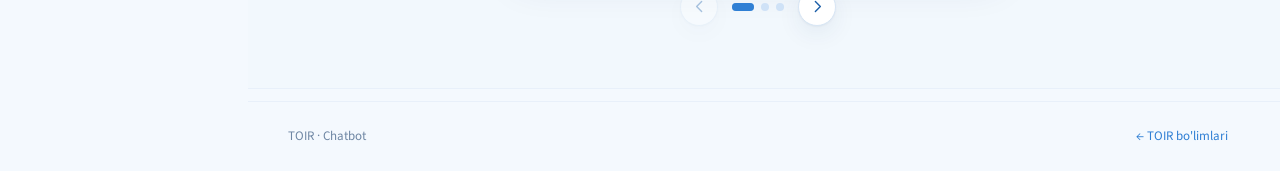
<file: toir/chatbot.html>
<!doctype html>
<html lang="uz">
<head>
<meta charset="utf-8">
<meta name="viewport" content="width=device-width, initial-scale=1, viewport-fit=cover">
<title>Chatbot — TOIR</title>
<meta name="description" content="Bazaga oddiy tilda savol berish: Text-to-SQL, RAG va ko'p tilli javob.">
<link rel="preconnect" href="https://fonts.googleapis.com">
<link rel="preconnect" href="https://fonts.gstatic.com" crossorigin>
<link rel="stylesheet" href="https://fonts.googleapis.com/css2?family=Archivo:wght@500;600;700&family=Source+Sans+3:wght@400;600&family=JetBrains+Mono:wght@400;600&display=swap">
<link rel="stylesheet" href="../assets/style.css">
</head>
<body>

<a class="skip" href="#main">Asosiy qismga o'tish</a>

<div class="shell">

  <aside class="side">
    <a class="side-brand" href="../index.html">
      BEGZOD <br>TURDIBEKOV<span class="dot">.</span>
      <small>AI Engineer</small>
    </a>

    <nav class="side-nav" aria-label="Asosiy">
      <a href="../index.html">
        <svg viewBox="0 0 24 24" aria-hidden="true">
          <rect x="3" y="3" width="7" height="7" rx="1.5"/>
          <rect x="14" y="3" width="7" height="7" rx="1.5"/>
          <rect x="3" y="14" width="7" height="7" rx="1.5"/>
          <rect x="14" y="14" width="7" height="7" rx="1.5"/>
        </svg>
        Loyihalar
      </a>
      <a href="../about.html">
        <svg viewBox="0 0 24 24" aria-hidden="true">
          <circle cx="12" cy="8" r="3.6"/>
          <path d="M4.5 20a7.5 7.5 0 0115 0"/>
        </svg>
        Men haqimda
      </a>
    </nav>
  </aside>

  <div class="main">
    <main id="main">

      <!-- ============ HERO ============ -->
      <section class="wrap hero">
        <a class="proj-back" href="index.html">
          <svg viewBox="0 0 24 24" aria-hidden="true">
            <path d="M15 5l-7 7 7 7"/>
          </svg>
          TOIR &mdash; Texnik xizmat AI tizimi
          <span class="step-n">Bo'lim 01</span>
        </a>
        <h1>Chatbot</h1>
        <p class="hero-lead">
          Xodim bazaga oddiy tilda savol beradi. Tizim savolni SQL ga
          aylantiradi, bazada bajaradi va natijani tushunarli gap qilib
          qaytaradi.
        </p>
      </section>

      <!-- ============ MAQSAD ============ -->
      <section class="band band-alt">
        <div class="wrap">
          <h2 class="sec-h">Maqsad</h2>
          
          <div class="purpose">
            <p>
              TOIR bazasida o'nlab jadval bor: uskunalar, ta'mirlash
              so'rovlari, ehtiyot qismlar, nosozliklar tarixi. Oddiy xodim
              SQL bilmaydi, hisobot esa har savol uchun alohida yozilmaydi.
            </p>
            <p>
              <b>Chatbot shu bo'shliqni to'ldiradi:</b> &laquo;Denza n9 uchun
              nechta work order bor?&raquo; deb yozish yetarli. Javob har doim
              bazadagi haqiqiy raqamdan chiqadi &mdash; model o'zidan raqam
              o'ylab topmaydi, topilmasa esa buni ochiq aytadi.
            </p>
          </div>
        </div>
      </section>

      <!-- ============ OQIM ============ -->
      <section class="band">
        <div class="wrap">
          <h2 class="sec-h">Ishlash WorkFlow</h2>
          

          <div class="canvas">
            <svg viewBox="0 -18 1190 348" role="img"
                 aria-label="Chatbot oqimi: savol kelishidan javob qaytishigacha">

              <!-- ===== asosiy yo&#8217;l ===== -->
              <path class="wf-link" d="M 148 120 C 174 120 176 120 200 120"/>
              <path class="wf-link" d="M 300 112 C 330 112 330 70 360 70"/>
              <path class="wf-link" d="M 300 130 C 330 130 330 250 360 250"/>
              <path class="wf-link" d="M 460 70 C 486 70 488 70 512 70"/>
              <path class="wf-link" d="M 612 70 C 638 70 640 70 664 70"/>
              <path class="wf-link" d="M 764 70 C 790 70 792 70 816 70"/>
              <path class="wf-link" d="M 916 70 C 948 70 948 160 976 160"/>
              <path class="wf-link" d="M 460 250 C 700 250 750 160 976 160"/>
              <path class="wf-link" d="M 1076 160 C 1098 160 1102 160 1120 160"/>

              <!-- ===== LOOP: xato bo&#8217;lsa qayta ===== -->
              <path class="wf-loop" d="M 714 36 C 714 2 460 2 410 2 C 386 2 386 20 386 36"/>
              <text class="wf-loop-t" x="550" y="-6" text-anchor="middle" font-size="9.6">
                xato yoki natija bo&#8217;sh &#8212; qayta (2 martagacha)
              </text>

              <!-- IN: savol -->
              <g class="wf-hit" data-node="savol" tabindex="0" role="button" aria-label="Savol tuguni haqida">
                <rect class="wf-box wf-box-in" x="48" y="92" width="100" height="56" rx="12" stroke-width="1.8"/>
                <g transform="translate(89 110)">
                  <path class="wf-ic wf-ic-in" d="M1 8a7 7 0 017-7h4a7 7 0 010 14H6l-5 3z"/>
                </g>
                <text class="wf-title" x="98" y="166" text-anchor="middle" font-size="12">Savol</text>
                <text class="wf-sub" x="98" y="180" text-anchor="middle" font-size="9.5">FastAPI &#183; JWT</text>
              </g>

              <!-- Router -->
              <g class="wf-hit" data-node="yonalish" tabindex="0" role="button" aria-label="Yo&#8217;nalish tuguni haqida">
                <rect class="wf-box wf-box-ai" x="200" y="92" width="100" height="56" rx="12" stroke-width="1.8"/>
                <g transform="translate(240 111)">
                  <path class="wf-ic" d="M2 4h16M2 10h10M2 16h13"/>
                  <circle class="wf-ic" cx="17" cy="10" r="2.4"/>
                </g>
                <text class="wf-title" x="250" y="166" text-anchor="middle" font-size="12">Yo&#8217;nalish</text>
                <text class="wf-sub" x="250" y="180" text-anchor="middle" font-size="9.5">LangGraph</text>
                <circle class="wf-dot" cx="304" cy="112" r="2.8"/>
                <circle class="wf-dot" cx="304" cy="130" r="2.8"/>
                <g transform="translate(296 96)">
                  <circle class="wf-bot-bg" cx="0" cy="0" r="11"/>
                  <rect class="wf-bot" x="-5.5" y="-4" width="11" height="8" rx="2.5"/>
                  <path class="wf-bot" d="M0 -4v-2.6"/>
                  <circle class="wf-bot" cx="0" cy="-7.6" r="1"/>
                  <path class="wf-bot" d="M-2.4 -1h.01M2.4 -1h.01"/>
                  <path class="wf-bot" d="M-1.8 1.8h3.6"/>
                </g>
              </g>

              <!-- RAG -->
              <g class="wf-hit" data-node="jadval" tabindex="0" role="button" aria-label="Jadval qidirish tuguni haqida">
                <rect class="wf-box" x="360" y="42" width="100" height="56" rx="12" stroke-width="1.8"/>
                <g transform="translate(401 60)">
                  <circle class="wf-ic wf-ic-plain" cx="8" cy="8" r="6"/>
                  <path class="wf-ic wf-ic-plain" d="M12.5 12.5L18 18"/>
                </g>
                <text class="wf-title" x="410" y="116" text-anchor="middle" font-size="12">Jadval qidirish</text>
                <text class="wf-sub" x="410" y="130" text-anchor="middle" font-size="9.5">FAISS &#183; RAG</text>
              </g>

              <!-- SQL -->
              <g class="wf-hit" data-node="sql" tabindex="0" role="button" aria-label="SQL yozish tuguni haqida">
                <rect class="wf-box wf-box-ai" x="512" y="42" width="100" height="56" rx="12" stroke-width="1.8"/>
                <g transform="translate(552 60)">
                  <path class="wf-ic" d="M7 3L2 10l5 7M13 3l5 7-5 7"/>
                </g>
                <text class="wf-title" x="562" y="116" text-anchor="middle" font-size="12">SQL yozish</text>
                <text class="wf-sub" x="562" y="130" text-anchor="middle" font-size="9.5">temp = 0</text>
                <g transform="translate(608 46)">
                  <circle class="wf-bot-bg" cx="0" cy="0" r="11"/>
                  <rect class="wf-bot" x="-5.5" y="-4" width="11" height="8" rx="2.5"/>
                  <path class="wf-bot" d="M0 -4v-2.6"/>
                  <circle class="wf-bot" cx="0" cy="-7.6" r="1"/>
                  <path class="wf-bot" d="M-2.4 -1h.01M2.4 -1h.01"/>
                  <path class="wf-bot" d="M-1.8 1.8h3.6"/>
                </g>
              </g>

              <!-- Tekshiruv -->
              <g class="wf-hit" data-node="tekshiruv" tabindex="0" role="button" aria-label="Tekshiruv tuguni haqida">
                <rect class="wf-box" x="664" y="42" width="100" height="56" rx="12" stroke-width="1.8"/>
                <g transform="translate(704 59)">
                  <path class="wf-ic wf-ic-plain" d="M10 1.5l7 3v6c0 4.5-3 7.5-7 9-4-1.5-7-4.5-7-9v-6z"/>
                  <path class="wf-ic wf-ic-plain" d="M6.5 10l2.5 2.5 4.5-4.5"/>
                </g>
                <text class="wf-title" x="714" y="116" text-anchor="middle" font-size="12">Tekshiruv</text>
                <text class="wf-sub" x="714" y="130" text-anchor="middle" font-size="9.5">faqat SELECT</text>
              </g>

              <!-- Baza -->
              <g class="wf-hit" data-node="baza" tabindex="0" role="button" aria-label="PostgreSQL tuguni haqida">
                <rect class="wf-box" x="816" y="42" width="100" height="56" rx="12" stroke-width="1.8"/>
                <g transform="translate(856 61)">
                  <ellipse class="wf-ic wf-ic-plain" cx="10" cy="4" rx="7.5" ry="2.8"/>
                  <path class="wf-ic wf-ic-plain" d="M2.5 4v9c0 1.6 3.4 2.8 7.5 2.8s7.5-1.2 7.5-2.8V4"/>
                </g>
                <text class="wf-title" x="866" y="116" text-anchor="middle" font-size="12">PostgreSQL</text>
                <text class="wf-sub" x="866" y="130" text-anchor="middle" font-size="9.5">read-only</text>
              </g>

              <!-- Suhbat -->
              <g class="wf-hit" data-node="suhbat" tabindex="0" role="button" aria-label="Oddiy suhbat tuguni haqida">
                <rect class="wf-box wf-box-ai" x="360" y="222" width="100" height="56" rx="12" stroke-width="1.8"/>
                <g transform="translate(401 240)">
                  <path class="wf-ic" d="M1 8a7 7 0 017-7h4a7 7 0 010 14H6l-5 3z"/>
                </g>
                <text class="wf-title" x="410" y="296" text-anchor="middle" font-size="12">Oddiy suhbat</text>
                <text class="wf-sub" x="410" y="310" text-anchor="middle" font-size="9.5">bazasiz javob</text>
                <g transform="translate(456 226)">
                  <circle class="wf-bot-bg" cx="0" cy="0" r="11"/>
                  <rect class="wf-bot" x="-5.5" y="-4" width="11" height="8" rx="2.5"/>
                  <path class="wf-bot" d="M0 -4v-2.6"/>
                  <circle class="wf-bot" cx="0" cy="-7.6" r="1"/>
                  <path class="wf-bot" d="M-2.4 -1h.01M2.4 -1h.01"/>
                  <path class="wf-bot" d="M-1.8 1.8h3.6"/>
                </g>
              </g>

              <!-- Javob yozish -->
              <g class="wf-hit" data-node="javob-yozish" tabindex="0" role="button" aria-label="Javob yozish tuguni haqida">
                <rect class="wf-box wf-box-ai" x="976" y="132" width="100" height="56" rx="12" stroke-width="1.8"/>
                <g transform="translate(1016 150)">
                  <path class="wf-ic" d="M2 16l2-5 9-9 3 3-9 9z"/>
                  <path class="wf-ic" d="M2 18h16"/>
                </g>
                <text class="wf-title" x="1026" y="206" text-anchor="middle" font-size="12">Javob yozish</text>
                <text class="wf-sub" x="1026" y="220" text-anchor="middle" font-size="9.5">7 xil shakl</text>
                <g transform="translate(1072 136)">
                  <circle class="wf-bot-bg" cx="0" cy="0" r="11"/>
                  <rect class="wf-bot" x="-5.5" y="-4" width="11" height="8" rx="2.5"/>
                  <path class="wf-bot" d="M0 -4v-2.6"/>
                  <circle class="wf-bot" cx="0" cy="-7.6" r="1"/>
                  <path class="wf-bot" d="M-2.4 -1h.01M2.4 -1h.01"/>
                  <path class="wf-bot" d="M-1.8 1.8h3.6"/>
                </g>
              </g>

              <!-- OUT -->
              <g class="wf-hit" data-node="javob" tabindex="0" role="button" aria-label="Javob tuguni haqida">
                <rect class="wf-box wf-box-out" x="1120" y="132" width="56" height="56" rx="12" stroke-width="1.8"/>
                <g transform="translate(1139 152)">
                  <path class="wf-ic wf-ic-out" d="M2 9.5l4.5 4.5L16 4"/>
                </g>
                <text class="wf-title" x="1148" y="206" text-anchor="middle" font-size="12">Javob</text>
              </g>


            </svg>
          </div>
          <div class="node-info idle" id="node-info">
            <p>Tugun ustiga bosing &#8212; nima qilishi haqida qisqa ma&#8217;lumot chiqadi.</p>
          </div>

        </div>
      </section>

      <!-- ============ NAMUNALAR ============ -->
      <section class="band band-alt">
        <div class="wrap">
          <h2 class="sec-h">Namunalar</h2>


          <div class="carousel" id="shots">
            <div class="car-track" id="car-track">

              <figure class="car-item">
                <img src="images/chat/chat-1.png"
                     alt="Naryadlar ro&#8217;yxati ustida AI yordamchi: work-order soni va Denza n9 bo&#8217;yicha hisob so&#8217;ralgan"
                     loading="lazy">
              </figure>

              <figure class="car-item">
                <img src="images/chat/chat-2.png"
                     alt="Avtopark reestri: Tahoe uskunasi bo&#8217;yicha kod, inventar raqami va holati ro&#8217;yxat bo&#8217;lib qaytarilgan"
                     loading="lazy">
              </figure>

              <figure class="car-item">
                <img src="images/chat/chat-3.png"
                     alt="Ko&#8217;rik va o&#8217;lchov bo&#8217;limi: Denza n9 ga ulangan datchiklar va hisoblagichlar o&#8217;lchov birliklari bilan sanab berilgan"
                     loading="lazy">
              </figure>

            </div>

            <div class="car-nav">
              <button class="car-btn" id="car-prev" type="button" aria-label="Oldingi rasm">
                <svg viewBox="0 0 24 24" aria-hidden="true"><path d="M15 5l-7 7 7 7"/></svg>
              </button>
              <div class="car-dots" id="car-dots" role="tablist" aria-label="Rasmlar"></div>
              <button class="car-btn" id="car-next" type="button" aria-label="Keyingi rasm">
                <svg viewBox="0 0 24 24" aria-hidden="true"><path d="M9 5l7 7-7 7"/></svg>
              </button>
            </div>

          </div>
        </div>
      </section>

    </main>

    <footer class="foot">
      <div class="wrap foot-in">
        <span>TOIR &middot; Chatbot</span>
        <a href="index.html">&larr; TOIR bo'limlari</a>
      </div>
    </footer>
  </div>

</div>


<script>
// Canvas tugunlari haqida qisqa ma'lumot. Har tugun bosilganda
// canvas ostidagi panel yangilanadi - sahifadan chiqmasdan.
(function () {
  var DATA = {
    'savol': {
      t: 'Savol keladi',
      bot: false,
      p: 'Foydalanuvchi oddiy tilda yozadi. So\'rov REST API orqali keladi va token bilan tekshiriladi. Og\'ir savollar uchun fon navbati ham bor \u2014 javob tayyor bo\'lgach webhook orqali xabar boradi.',
      u: ['FastAPI', 'JWT auth', 'background job']
    },
    'yonalish': {
      t: 'Yo\'nalish tanlanadi',
      bot: true,
      p: 'Savol qaysi turga tegishli: oddiy suhbat, bitta so\'rovli javob yoki ko\'p bosqichli tahlil. Avval arzon qoidalar ishlaydi \u2014 hal bo\'lmasa model qaror qiladi. Model javob bermasa qoidalar zaxira bo\'lib qoladi, tizim to\'xtamaydi.',
      u: ['LangGraph', 'model', 'regex fallback']
    },
    'jadval': {
      t: 'Kerakli jadvallar topiladi',
      bot: false,
      p: 'Bazada o\'nlab jadval bor, lekin modelga hammasi yuborilmaydi. Savol vektorga aylantiriladi va unga ma\'no jihatdan eng yaqin jadvallar tanlanadi. Shunda kontekst kichik va aniq qoladi.',
      u: ['FAISS', 'SentenceTransformers', 'RAG']
    },
    'sql': {
      t: 'SQL yoziladi',
      bot: true,
      p: 'Model tanlangan schema asosida so\'rov yozadi. Temperatura nol: ustun nomi yoki JOIN sharti tasodifiy tanlansa, javob ishonarli ko\'rinadi-yu, raqam boshqa bo\'ladi \u2014 buni foydalanuvchi sezmaydi.',
      u: ['model', 'temp = 0', 'structured output']
    },
    'tekshiruv': {
      t: 'So\'rov tekshiriladi',
      bot: false,
      p: 'Kod SQL ni bajarishdan oldin tozalaydi: faqat SELECT ruxsat etiladi, qator soni majburan cheklanadi, izohlar olib tashlanadi. Model bazani o\'zgartira olmaydi \u2014 bu kod darajasida kafolatlangan.',
      u: ['SQL sanitizer', 'faqat SELECT', 'LIMIT']
    },
    'baza': {
      t: 'Bazada bajariladi',
      bot: false,
      p: 'So\'rov faqat o\'qish huquqi bilan ishlaydi. Natija qatorlari keyingi qadamga uzatiladi. Baza javob bermasa, bu ochiq aytiladi \u2014 taxminiy raqam berilmaydi.',
      u: ['PostgreSQL', 'SQLAlchemy', 'read-only']
    },
    'suhbat': {
      t: 'Oddiy suhbat',
      bot: true,
      p: 'Salomlashish, tizim haqidagi savol yoki mavzudan tashqari so\'rov bazaga bormaydi \u2014 model to\'g\'ridan-to\'g\'ri javob yozadi. Mavzudan tashqari savolga javob berilmaydi, lekin rad javobi ham foydalanuvchi tilida bo\'ladi.',
      u: ['model', 'scope guard']
    },
    'javob-yozish': {
      t: 'Javob yoziladi',
      bot: true,
      p: 'Xom jadval emas, tushunarli gap. Natija shakliga qarab yetti xil yozish uslubi bor: bitta son, reyting, sanali tarix, kesim, bo\'sh natija va boshqalar. Har shakl uchun alohida prompt \u2014 bitta umumiy prompt reytingni kesib tashlardi.',
      u: ['model', '7 ta javob shakli', 'Markdown']
    },
    'javob': {
      t: 'Javob qaytadi',
      bot: false,
      p: 'Javob foydalanuvchi yozgan tilda qaytadi \u2014 ruscha savolga ruscha, inglizchaga inglizcha. Tillar ro\'yxati yo\'q: model biladigan har qanday til ishlaydi.',
      u: ['ko\'p tilli', 'JSON javob']
    }
  };

  var box = document.getElementById('node-info');
  if (!box) return;
  var hits = document.querySelectorAll('.wf-hit');

  function show(key, el) {
    var d = DATA[key];
    if (!d) return;
    hits.forEach(function (h) { h.classList.remove('sel'); });
    el.classList.add('sel');

    var tag = d.bot
      ? '<span class="ni-bot">Model bajaradi</span>'
      : '<span class="ni-plain">Kod bajaradi</span>';
    var used = d.u.map(function (x) { return '<span>' + x + '</span>'; }).join('');

    box.className = 'node-info';
    box.innerHTML =
      '<div class="ni-head"><h3>' + d.t + '</h3>' + tag + '</div>' +
      '<p class="ni-text">' + d.p + '</p>' +
      '<div class="ni-used">' + used + '</div>';
  }

  hits.forEach(function (el) {
    el.addEventListener('click', function () {
      show(el.getAttribute('data-node'), el);
    });
    el.addEventListener('keydown', function (e) {
      if (e.key === 'Enter' || e.key === ' ') {
        e.preventDefault();
        show(el.getAttribute('data-node'), el);
      }
    });
  });
})();
</script>


<script>
// Rasm karuseli: markazdagi katta, chetdagilar kichik.
// O'ng/chapga surilganda navbatdagisi markazni egallaydi.
(function () {
  var track = document.getElementById('car-track');
  if (!track) return;

  var items = Array.prototype.slice.call(track.querySelectorAll('.car-item'));
  var dotsBox = document.getElementById('car-dots');
  var prev = document.getElementById('car-prev');
  var next = document.getElementById('car-next');
  var at = 0;

  // Nuqtalar
  var dots = items.map(function (_, i) {
    var b = document.createElement('button');
    b.type = 'button';
    b.className = 'car-dot';
    b.setAttribute('aria-label', (i + 1) + '-rasm');
    b.addEventListener('click', function () { go(i); });
    dotsBox.appendChild(b);
    return b;
  });

  function render() {
    items.forEach(function (el, i) {
      el.classList.remove('is-center', 'is-left', 'is-right', 'is-far');
      if (i === at) el.classList.add('is-center');
      else if (i === at - 1) el.classList.add('is-left');
      else if (i === at + 1) el.classList.add('is-right');
      else el.classList.add('is-far');
    });
    dots.forEach(function (b, i) { b.classList.toggle('on', i === at); });
    prev.disabled = at === 0;
    next.disabled = at === items.length - 1;
  }

  function go(i) {
    at = Math.max(0, Math.min(items.length - 1, i));
    render();
  }

  prev.addEventListener('click', function () { go(at - 1); });
  next.addEventListener('click', function () { go(at + 1); });

  // Rasmni bosish ham uni markazga olib keladi.
  items.forEach(function (el, i) {
    el.addEventListener('click', function () { if (i !== at) go(i); });
  });

  // Klaviatura
  track.addEventListener('keydown', function (e) {
    if (e.key === 'ArrowLeft') { e.preventDefault(); go(at - 1); }
    if (e.key === 'ArrowRight') { e.preventDefault(); go(at + 1); }
  });

  // Touchpad'da ikki barmoq bilan surish (yoki sichqoncha g'ildiragi
  // yon tomonga). Brauzer buni gorizontal scroll deb yuboradi.
  //
  // Ikki himoya kerak: hodisalar oqim bo'lib keladi (bitta surishda
  // o'nlab marta), shuning uchun oxirgi o'tishdan keyin pauza qo'yiladi;
  // va faqat gorizontal harakat hisobga olinadi - sahifani vertikal
  // aylantirayotganda karusel o'zgarmasligi kerak.
  var lastSwipe = 0;
  track.addEventListener('wheel', function (e) {
    var dx = e.deltaX;
    if (Math.abs(dx) < Math.abs(e.deltaY) || Math.abs(dx) < 12) return;
    e.preventDefault();
    var now = Date.now();
    if (now - lastSwipe < 380) return;
    lastSwipe = now;
    go(dx > 0 ? at + 1 : at - 1);
  }, { passive: false });

  // Telefonda surish
  var x0 = null;
  track.addEventListener('touchstart', function (e) {
    x0 = e.touches[0].clientX;
  }, { passive: true });
  track.addEventListener('touchend', function (e) {
    if (x0 === null) return;
    var dx = e.changedTouches[0].clientX - x0;
    if (Math.abs(dx) > 40) go(dx < 0 ? at + 1 : at - 1);
    x0 = null;
  });

  // Bitta rasm bo'lsa boshqaruv keraksiz.
  if (items.length < 2) {
    document.querySelector('.car-nav').style.display = 'none';
  }

  render();
})();
</script>

</body>
</html>
</file>
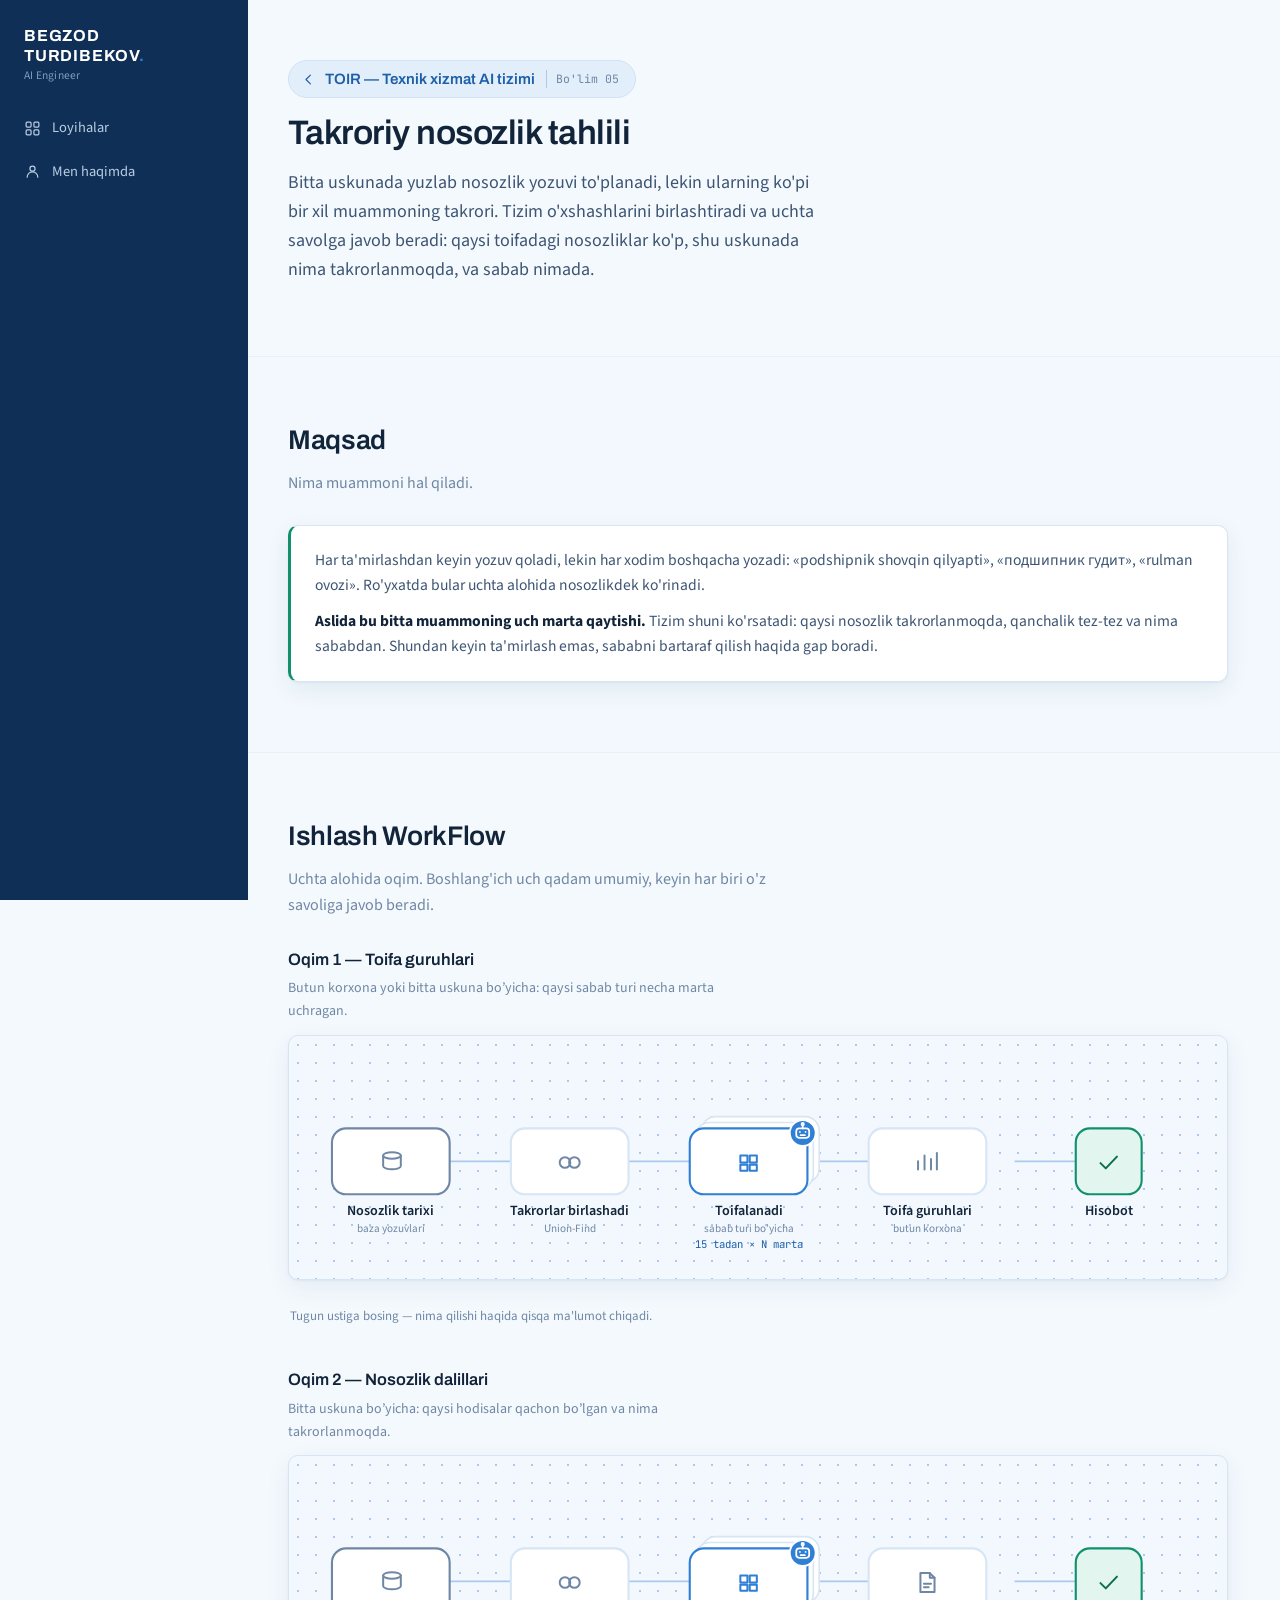
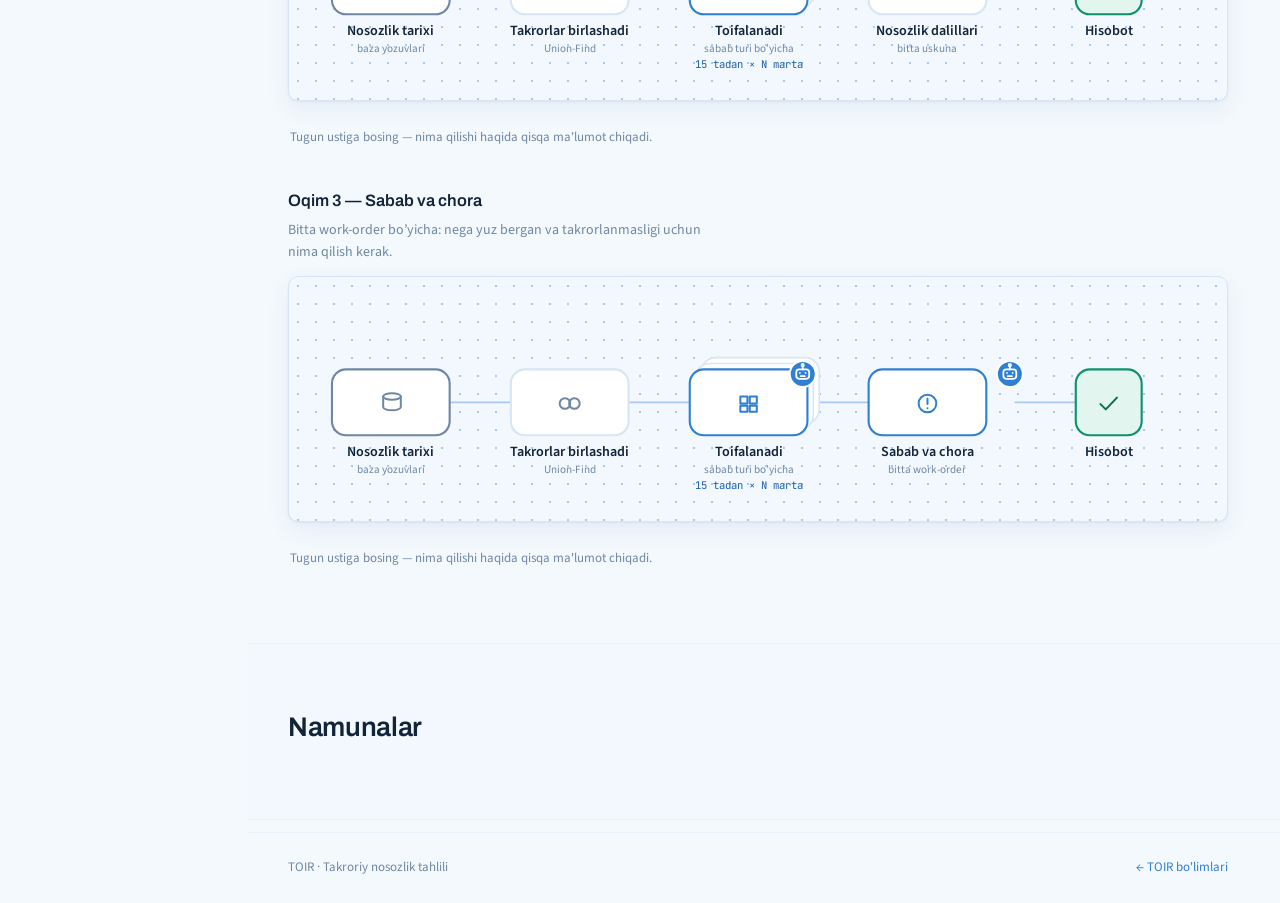
<file: toir/recurrent.html>
<!doctype html>
<html lang="uz">
<head>
<meta charset="utf-8">
<meta name="viewport" content="width=device-width, initial-scale=1, viewport-fit=cover">
<title>Takroriy nosozlik tahlili — TOIR</title>
<meta name="description" content="O'xshash nosozliklarni guruhlash va qaysi uskuna qayta-qayta ishdan chiqayotganini aniqlash.">
<link rel="preconnect" href="https://fonts.googleapis.com">
<link rel="preconnect" href="https://fonts.gstatic.com" crossorigin>
<link rel="stylesheet" href="https://fonts.googleapis.com/css2?family=Archivo:wght@500;600;700&family=Source+Sans+3:wght@400;600&family=JetBrains+Mono:wght@400;600&display=swap">
<link rel="stylesheet" href="../assets/style.css">
</head>
<body>

<a class="skip" href="#main">Asosiy qismga o'tish</a>

<div class="shell">

  <aside class="side">
    <a class="side-brand" href="../index.html">
      BEGZOD <br>TURDIBEKOV<span class="dot">.</span>
      <small>AI Engineer</small>
    </a>

    <nav class="side-nav" aria-label="Asosiy">
      <a href="../index.html">
        <svg viewBox="0 0 24 24" aria-hidden="true">
          <rect x="3" y="3" width="7" height="7" rx="1.5"/>
          <rect x="14" y="3" width="7" height="7" rx="1.5"/>
          <rect x="3" y="14" width="7" height="7" rx="1.5"/>
          <rect x="14" y="14" width="7" height="7" rx="1.5"/>
        </svg>
        Loyihalar
      </a>
      <a href="../about.html">
        <svg viewBox="0 0 24 24" aria-hidden="true">
          <circle cx="12" cy="8" r="3.6"/>
          <path d="M4.5 20a7.5 7.5 0 0115 0"/>
        </svg>
        Men haqimda
      </a>
    </nav>
  </aside>

  <div class="main">
    <main id="main">

      <!-- ============ HERO ============ -->
      <section class="wrap hero">
        <a class="proj-back" href="index.html">
          <svg viewBox="0 0 24 24" aria-hidden="true">
            <path d="M15 5l-7 7 7 7"/>
          </svg>
          TOIR &mdash; Texnik xizmat AI tizimi
          <span class="step-n">Bo'lim 05</span>
        </a>
        <h1>Takroriy nosozlik tahlili</h1>
        <p class="hero-lead">
          Bitta uskunada yuzlab nosozlik yozuvi to'planadi, lekin ularning
          ko'pi bir xil muammoning takrori. Tizim o'xshashlarini birlashtiradi
          va uchta savolga javob beradi: qaysi toifadagi nosozliklar ko'p,
          shu uskunada nima takrorlanmoqda, va sabab nimada.
        </p>
      </section>

      <!-- ============ MAQSAD ============ -->
      <section class="band band-alt">
        <div class="wrap">
          <h2 class="sec-h">Maqsad</h2>
          <p class="sec-lead">Nima muammoni hal qiladi.</p>

          <div class="purpose">
            <p>
              Har ta'mirlashdan keyin yozuv qoladi, lekin har xodim boshqacha
              yozadi: &laquo;podshipnik shovqin qilyapti&raquo;,
              &laquo;подшипник гудит&raquo;, &laquo;rulman ovozi&raquo;.
              Ro'yxatda bular uchta alohida nosozlikdek ko'rinadi.
            </p>
            <p>
              <b>Aslida bu bitta muammoning uch marta qaytishi.</b> Tizim
              shuni ko'rsatadi: qaysi nosozlik takrorlanmoqda, qanchalik
              tez-tez va nima sababdan. Shundan keyin ta'mirlash emas,
              sababni bartaraf qilish haqida gap boradi.
            </p>
          </div>
        </div>
      </section>

      <!-- ============ OQIMLAR ============ -->
      <section class="band">
        <div class="wrap">
          <h2 class="sec-h">Ishlash WorkFlow</h2>
          <p class="sec-lead">
            Uchta alohida oqim. Boshlang'ich uch qadam umumiy, keyin har biri
            o'z savoliga javob beradi.
          </p>

          <h3 class="flow-h">Oqim 1 &mdash; Toifa guruhlari</h3>
          <p class="flow-lead">Butun korxona yoki bitta uskuna bo&#8217;yicha: qaysi sabab turi necha marta uchragan.</p>

          <div class="flow-block">
          <div class="canvas">
            <svg viewBox="0 -8 780 190" role="img" aria-label="Oqim 1 &mdash; Toifa guruhlari oqimi">
              <path class="wf-link" d="M 128 90 C 154 90 156 90 180 90"/>
              <path class="wf-link" d="M 280 90 C 306 90 308 90 332 90"/>
              <path class="wf-link" d="M 432 90 C 458 90 460 90 484 90"/>

              <g class="wf-hit" data-node="hodisa" tabindex="0" role="button" aria-label="Nosozlik tarixi tuguni haqida">
                <rect class="wf-box wf-box-in" x="28" y="62" width="100" height="56" rx="12" stroke-width="1.8"/>
                <g transform="translate(69 81)">
                  <ellipse class="wf-ic wf-ic-in" cx="10" cy="4" rx="7.5" ry="2.8"/>
                  <path class="wf-ic wf-ic-in" d="M2.5 4v9c0 1.6 3.4 2.8 7.5 2.8s7.5-1.2 7.5-2.8V4"/>
                </g>
                <text class="wf-title" x="78" y="136" text-anchor="middle" font-size="12">Nosozlik tarixi</text>
                <text class="wf-sub" x="78" y="150" text-anchor="middle" font-size="9.5">baza yozuvlari</text>
              </g>

              <g class="wf-hit" data-node="dedup" tabindex="0" role="button" aria-label="Takrorlarni birlashtirish tuguni haqida">
                <rect class="wf-box" x="180" y="62" width="100" height="56" rx="12" stroke-width="1.8"/>
                <g transform="translate(220 81)">
                  <circle class="wf-ic wf-ic-plain" cx="6" cy="10" r="4.5"/>
                  <circle class="wf-ic wf-ic-plain" cx="14" cy="10" r="4.5"/>
                </g>
                <text class="wf-title" x="230" y="136" text-anchor="middle" font-size="12">Takrorlar birlashadi</text>
                <text class="wf-sub" x="230" y="150" text-anchor="middle" font-size="9.5">Union-Find</text>
              </g>

              <g class="wf-hit" data-node="toifa" tabindex="0" role="button" aria-label="Toifalash tuguni haqida">
                <rect class="wf-stack" x="342" y="52" width="100" height="56" rx="12"/>
                <rect class="wf-stack" x="337" y="57" width="100" height="56" rx="12"/>
                <rect class="wf-box wf-box-ai" x="332" y="62" width="100" height="56" rx="12" stroke-width="1.8"/>
                <g transform="translate(372 81)">
                  <path class="wf-ic" d="M3 4h6v6H3zM11 4h6v6h-6zM3 12h6v5H3zM11 12h6v5h-6z"/>
                </g>
                <text class="wf-title" x="382" y="136" text-anchor="middle" font-size="12">Toifalanadi</text>
                <text class="wf-sub" x="382" y="150" text-anchor="middle" font-size="9.5">sabab turi bo&#8217;yicha</text>
                <text class="wf-loop-t wf-batch" x="382" y="164" text-anchor="middle" font-size="9">15 tadan &#215; N marta</text>
                <g transform="translate(428 66)">
                  <circle class="wf-bot-bg" cx="0" cy="0" r="11"/>
                  <rect class="wf-bot" x="-5.5" y="-4" width="11" height="8" rx="2.5"/>
                  <path class="wf-bot" d="M0 -4v-2.6"/>
                  <circle class="wf-bot" cx="0" cy="-7.6" r="1"/>
                  <path class="wf-bot" d="M-2.4 -1h.01M2.4 -1h.01"/>
                  <path class="wf-bot" d="M-1.8 1.8h3.6"/>
                </g>
              </g>

              <path class="wf-link" d="M 608 90 C 634 90 636 90 660 90"/>

              <g class="wf-hit" data-node="kategoriya" tabindex="0" role="button" aria-label="Toifa guruhlari tuguni haqida">
                <rect class="wf-box" x="484" y="62" width="100" height="56" rx="12" stroke-width="1.8"/>
                <g transform="translate(524 81)"><path class="wf-ic wf-ic-plain" d="M2 16V9M7.5 16V4M13 16v-9M18 16V2"/></g>
                <text class="wf-title" x="534" y="136" text-anchor="middle" font-size="12">Toifa guruhlari</text>
                <text class="wf-sub" x="534" y="150" text-anchor="middle" font-size="9.5">butun korxona</text>
              </g>

              <g class="wf-hit" data-node="natija1" tabindex="0" role="button" aria-label="Hisobot tuguni haqida">
                <rect class="wf-box wf-box-out" x="660" y="62" width="56" height="56" rx="12" stroke-width="1.8"/>
                <g transform="translate(679 82)">
                  <path class="wf-ic wf-ic-out" d="M2 9.5l4.5 4.5L16 4"/>
                </g>
                <text class="wf-title" x="688" y="136" text-anchor="middle" font-size="12">Hisobot</text>
              </g>
            </svg>
          </div>

          <div class="node-info idle" data-info="a">
            <p>Tugun ustiga bosing &mdash; nima qilishi haqida qisqa ma'lumot chiqadi.</p>
          </div>
          </div>

          <h3 class="flow-h">Oqim 2 &mdash; Nosozlik dalillari</h3>
          <p class="flow-lead">Bitta uskuna bo&#8217;yicha: qaysi hodisalar qachon bo&#8217;lgan va nima takrorlanmoqda.</p>

          <div class="flow-block">
          <div class="canvas">
            <svg viewBox="0 -8 780 190" role="img" aria-label="Oqim 2 &mdash; Nosozlik dalillari oqimi">
              <path class="wf-link" d="M 128 90 C 154 90 156 90 180 90"/>
              <path class="wf-link" d="M 280 90 C 306 90 308 90 332 90"/>
              <path class="wf-link" d="M 432 90 C 458 90 460 90 484 90"/>

              <g class="wf-hit" data-node="hodisa" tabindex="0" role="button" aria-label="Nosozlik tarixi tuguni haqida">
                <rect class="wf-box wf-box-in" x="28" y="62" width="100" height="56" rx="12" stroke-width="1.8"/>
                <g transform="translate(69 81)">
                  <ellipse class="wf-ic wf-ic-in" cx="10" cy="4" rx="7.5" ry="2.8"/>
                  <path class="wf-ic wf-ic-in" d="M2.5 4v9c0 1.6 3.4 2.8 7.5 2.8s7.5-1.2 7.5-2.8V4"/>
                </g>
                <text class="wf-title" x="78" y="136" text-anchor="middle" font-size="12">Nosozlik tarixi</text>
                <text class="wf-sub" x="78" y="150" text-anchor="middle" font-size="9.5">baza yozuvlari</text>
              </g>

              <g class="wf-hit" data-node="dedup" tabindex="0" role="button" aria-label="Takrorlarni birlashtirish tuguni haqida">
                <rect class="wf-box" x="180" y="62" width="100" height="56" rx="12" stroke-width="1.8"/>
                <g transform="translate(220 81)">
                  <circle class="wf-ic wf-ic-plain" cx="6" cy="10" r="4.5"/>
                  <circle class="wf-ic wf-ic-plain" cx="14" cy="10" r="4.5"/>
                </g>
                <text class="wf-title" x="230" y="136" text-anchor="middle" font-size="12">Takrorlar birlashadi</text>
                <text class="wf-sub" x="230" y="150" text-anchor="middle" font-size="9.5">Union-Find</text>
              </g>

              <g class="wf-hit" data-node="toifa" tabindex="0" role="button" aria-label="Toifalash tuguni haqida">
                <rect class="wf-stack" x="342" y="52" width="100" height="56" rx="12"/>
                <rect class="wf-stack" x="337" y="57" width="100" height="56" rx="12"/>
                <rect class="wf-box wf-box-ai" x="332" y="62" width="100" height="56" rx="12" stroke-width="1.8"/>
                <g transform="translate(372 81)">
                  <path class="wf-ic" d="M3 4h6v6H3zM11 4h6v6h-6zM3 12h6v5H3zM11 12h6v5h-6z"/>
                </g>
                <text class="wf-title" x="382" y="136" text-anchor="middle" font-size="12">Toifalanadi</text>
                <text class="wf-sub" x="382" y="150" text-anchor="middle" font-size="9.5">sabab turi bo&#8217;yicha</text>
                <text class="wf-loop-t wf-batch" x="382" y="164" text-anchor="middle" font-size="9">15 tadan &#215; N marta</text>
                <g transform="translate(428 66)">
                  <circle class="wf-bot-bg" cx="0" cy="0" r="11"/>
                  <rect class="wf-bot" x="-5.5" y="-4" width="11" height="8" rx="2.5"/>
                  <path class="wf-bot" d="M0 -4v-2.6"/>
                  <circle class="wf-bot" cx="0" cy="-7.6" r="1"/>
                  <path class="wf-bot" d="M-2.4 -1h.01M2.4 -1h.01"/>
                  <path class="wf-bot" d="M-1.8 1.8h3.6"/>
                </g>
              </g>

              <path class="wf-link" d="M 608 90 C 634 90 636 90 660 90"/>

              <g class="wf-hit" data-node="dalil" tabindex="0" role="button" aria-label="Nosozlik dalillari tuguni haqida">
                <rect class="wf-box" x="484" y="62" width="100" height="56" rx="12" stroke-width="1.8"/>
                <g transform="translate(524 81)"><path class="wf-ic wf-ic-plain" d="M4 2h8l4 4v12H4z"/><path class="wf-ic wf-ic-plain" d="M12 2v4h4M7 11h6M7 14h4"/></g>
                <text class="wf-title" x="534" y="136" text-anchor="middle" font-size="12">Nosozlik dalillari</text>
                <text class="wf-sub" x="534" y="150" text-anchor="middle" font-size="9.5">bitta uskuna</text>
              </g>

              <g class="wf-hit" data-node="natija2" tabindex="0" role="button" aria-label="Hisobot tuguni haqida">
                <rect class="wf-box wf-box-out" x="660" y="62" width="56" height="56" rx="12" stroke-width="1.8"/>
                <g transform="translate(679 82)">
                  <path class="wf-ic wf-ic-out" d="M2 9.5l4.5 4.5L16 4"/>
                </g>
                <text class="wf-title" x="688" y="136" text-anchor="middle" font-size="12">Hisobot</text>
              </g>
            </svg>
          </div>

          <div class="node-info idle" data-info="b">
            <p>Tugun ustiga bosing &mdash; nima qilishi haqida qisqa ma'lumot chiqadi.</p>
          </div>
          </div>

          <h3 class="flow-h">Oqim 3 &mdash; Sabab va chora</h3>
          <p class="flow-lead">Bitta work-order bo&#8217;yicha: nega yuz bergan va takrorlanmasligi uchun nima qilish kerak.</p>

          <div class="flow-block">
          <div class="canvas">
            <svg viewBox="0 -8 780 190" role="img" aria-label="Oqim 3 &mdash; Sabab va chora oqimi">
              <path class="wf-link" d="M 128 90 C 154 90 156 90 180 90"/>
              <path class="wf-link" d="M 280 90 C 306 90 308 90 332 90"/>
              <path class="wf-link" d="M 432 90 C 458 90 460 90 484 90"/>

              <g class="wf-hit" data-node="hodisa" tabindex="0" role="button" aria-label="Nosozlik tarixi tuguni haqida">
                <rect class="wf-box wf-box-in" x="28" y="62" width="100" height="56" rx="12" stroke-width="1.8"/>
                <g transform="translate(69 81)">
                  <ellipse class="wf-ic wf-ic-in" cx="10" cy="4" rx="7.5" ry="2.8"/>
                  <path class="wf-ic wf-ic-in" d="M2.5 4v9c0 1.6 3.4 2.8 7.5 2.8s7.5-1.2 7.5-2.8V4"/>
                </g>
                <text class="wf-title" x="78" y="136" text-anchor="middle" font-size="12">Nosozlik tarixi</text>
                <text class="wf-sub" x="78" y="150" text-anchor="middle" font-size="9.5">baza yozuvlari</text>
              </g>

              <g class="wf-hit" data-node="dedup" tabindex="0" role="button" aria-label="Takrorlarni birlashtirish tuguni haqida">
                <rect class="wf-box" x="180" y="62" width="100" height="56" rx="12" stroke-width="1.8"/>
                <g transform="translate(220 81)">
                  <circle class="wf-ic wf-ic-plain" cx="6" cy="10" r="4.5"/>
                  <circle class="wf-ic wf-ic-plain" cx="14" cy="10" r="4.5"/>
                </g>
                <text class="wf-title" x="230" y="136" text-anchor="middle" font-size="12">Takrorlar birlashadi</text>
                <text class="wf-sub" x="230" y="150" text-anchor="middle" font-size="9.5">Union-Find</text>
              </g>

              <g class="wf-hit" data-node="toifa" tabindex="0" role="button" aria-label="Toifalash tuguni haqida">
                <rect class="wf-stack" x="342" y="52" width="100" height="56" rx="12"/>
                <rect class="wf-stack" x="337" y="57" width="100" height="56" rx="12"/>
                <rect class="wf-box wf-box-ai" x="332" y="62" width="100" height="56" rx="12" stroke-width="1.8"/>
                <g transform="translate(372 81)">
                  <path class="wf-ic" d="M3 4h6v6H3zM11 4h6v6h-6zM3 12h6v5H3zM11 12h6v5h-6z"/>
                </g>
                <text class="wf-title" x="382" y="136" text-anchor="middle" font-size="12">Toifalanadi</text>
                <text class="wf-sub" x="382" y="150" text-anchor="middle" font-size="9.5">sabab turi bo&#8217;yicha</text>
                <text class="wf-loop-t wf-batch" x="382" y="164" text-anchor="middle" font-size="9">15 tadan &#215; N marta</text>
                <g transform="translate(428 66)">
                  <circle class="wf-bot-bg" cx="0" cy="0" r="11"/>
                  <rect class="wf-bot" x="-5.5" y="-4" width="11" height="8" rx="2.5"/>
                  <path class="wf-bot" d="M0 -4v-2.6"/>
                  <circle class="wf-bot" cx="0" cy="-7.6" r="1"/>
                  <path class="wf-bot" d="M-2.4 -1h.01M2.4 -1h.01"/>
                  <path class="wf-bot" d="M-1.8 1.8h3.6"/>
                </g>
              </g>

              <path class="wf-link" d="M 608 90 C 634 90 636 90 660 90"/>

              <g class="wf-hit" data-node="sabab" tabindex="0" role="button" aria-label="Sabab va chora tuguni haqida">
                <rect class="wf-box wf-box-ai" x="484" y="62" width="100" height="56" rx="12" stroke-width="1.8"/>
                <g transform="translate(524 81)"><circle class="wf-ic" cx="10" cy="10" r="7.5"/><path class="wf-ic" d="M10 6v4.5M10 14v.01"/></g>
                <text class="wf-title" x="534" y="136" text-anchor="middle" font-size="12">Sabab va chora</text>
                <text class="wf-sub" x="534" y="150" text-anchor="middle" font-size="9.5">bitta work-order</text>
                <g transform="translate(604 66)">
                  <circle class="wf-bot-bg" cx="0" cy="0" r="11"/>
                  <rect class="wf-bot" x="-5.5" y="-4" width="11" height="8" rx="2.5"/>
                  <path class="wf-bot" d="M0 -4v-2.6"/>
                  <circle class="wf-bot" cx="0" cy="-7.6" r="1"/>
                  <path class="wf-bot" d="M-2.4 -1h.01M2.4 -1h.01"/>
                  <path class="wf-bot" d="M-1.8 1.8h3.6"/>
                </g>
              </g>

              <g class="wf-hit" data-node="natija3" tabindex="0" role="button" aria-label="Hisobot tuguni haqida">
                <rect class="wf-box wf-box-out" x="660" y="62" width="56" height="56" rx="12" stroke-width="1.8"/>
                <g transform="translate(679 82)">
                  <path class="wf-ic wf-ic-out" d="M2 9.5l4.5 4.5L16 4"/>
                </g>
                <text class="wf-title" x="688" y="136" text-anchor="middle" font-size="12">Hisobot</text>
              </g>
            </svg>
          </div>

          <div class="node-info idle" data-info="c">
            <p>Tugun ustiga bosing &mdash; nima qilishi haqida qisqa ma'lumot chiqadi.</p>
          </div>
          </div>
        </div>
      </section>

      <!-- ============ NAMUNALAR ============ -->
      <section class="band band-alt">
        <div class="wrap">
          <h2 class="sec-h">Namunalar</h2>

          <div class="carousel" id="shots">
            <div class="car-track" id="car-track">
              <!-- RASM QO'SHISH: projects/toir/images/recurrent/ papkasiga soling. -->
            </div>

            <div class="car-nav">
              <button class="car-btn" id="car-prev" type="button" aria-label="Oldingi rasm">
                <svg viewBox="0 0 24 24" aria-hidden="true"><path d="M15 5l-7 7 7 7"/></svg>
              </button>
              <div class="car-dots" id="car-dots" role="tablist" aria-label="Rasmlar"></div>
              <button class="car-btn" id="car-next" type="button" aria-label="Keyingi rasm">
                <svg viewBox="0 0 24 24" aria-hidden="true"><path d="M9 5l7 7-7 7"/></svg>
              </button>
            </div>
          </div>
        </div>
      </section>

    </main>

    <footer class="foot">
      <div class="wrap foot-in">
        <span>TOIR &middot; Takroriy nosozlik tahlili</span>
        <a href="index.html">&larr; TOIR bo'limlari</a>
      </div>
    </footer>
  </div>

</div>

<script>
(function () {
  var DATA = {
    'hodisa': {
      t: 'Nosozlik tarixi yuklanadi',
      bot: false,
      p: 'Uskuna bo\u2019yicha barcha nosozlik yozuvlari olinadi: ta\u2019mirlash so\u2019rovlari, nuqsonlar, to\u2019xtash hodisalari. Uskuna nomi bo\u2019yicha qidiriladi \u2014 id kerak emas, chunki xodim nomni biladi. Uchala oqim ham shu yerdan boshlanadi.',
      u: ['PostgreSQL', 'nom bo\u2019yicha qidiruv']
    },
    'dedup': {
      t: 'Takrorlar birlashtiriladi',
      bot: false,
      p: 'Bitta hodisa bir necha jadvalda turlicha yozilgan bo\u2019lishi mumkin: nuqson sifatida ham, ta\u2019mirlash so\u2019rovi sifatida ham. Union-Find algoritmi ularni bitta hodisaga birlashtiradi \u2014 aks holda bitta buzilish ikki-uch marta sanalardi va statistika buzilardi.',
      u: ['Union-Find', 'matn normallash']
    },
    'toifa': {
      t: 'Hodisalar toifalanadi',
      bot: true,
      p: 'Har hodisa sabab turi bo\u2019yicha belgilanadi: eskirish, moylash yetishmovchiligi, noto\u2019g\u2019ri ishlatish, ishlab chiqarish nuqsoni. Hodisalar 15 tadan guruhlab yuboriladi \u2014 hammasi birdan model kontekstiga sig\u2019maydi. Model javob bermasa, qoidaga asoslangan zaxira yo\u2019l ishlaydi. Shu bosqichdan keyin uchta oqim ajraladi.',
      u: ['model', '15 tadan guruh', 'rule-based fallback']
    },
    'kategoriya': {
      t: 'Oqim 1 \u2014 toifa guruhlari',
      bot: false,
      p: 'Butun korxona yoki bitta uskuna bo\u2019yicha nosozliklar toifalarga yig\u2019iladi: qaysi sabab turi necha marta uchragan, qaysi uskunalarda. Bu umumiy manzara \u2014 qayerga e\u2019tibor qaratish kerakligini ko\u2019rsatadi.',
      u: ['guruhlash', 'chastota hisobi']
    },
    'natija1': {
      t: 'Toifa hisoboti',
      bot: false,
      p: 'Natijada toifalar ro\u2019yxati: har biri uchun hodisalar soni, tegishli uskunalar va og\u2019irlik darajasi. Uskuna ko\u2019rsatilmasa butun korxona bo\u2019yicha hisoblanadi \u2014 bu og\u2019ir ish, shuning uchun fon navbatida bajariladi.',
      u: ['JSON javob', 'background job']
    },
    'dalil': {
      t: 'Oqim 2 \u2014 nosozlik dalillari',
      bot: false,
      p: 'Bitta uskuna bo\u2019yicha barcha nosozlik hodisalari dalil sifatida qaytariladi: qachon bo\u2019lgan, qanday tavsiflangan, qaysi toifaga kirgan. Bu ro\u2019yxat \u00abshu uskunada nima takrorlanmoqda\u00bb degan savolga javob beradi.',
      u: ['dalil yig\u2019ish', 'sanalar bo\u2019yicha']
    },
    'natija2': {
      t: 'Dalil hisoboti',
      bot: false,
      p: 'Natijada uskunaning nosozlik tarixi: hodisalar ro\u2019yxati, ularning toifasi va og\u2019irligi, nechta hodisa haqiqiy nosozlik ekani. Rejali ko\u2019riklar alohida ajratiladi \u2014 ular nosozlik emas.',
      u: ['JSON javob', 'rejali/nosozlik ajratish']
    },
    'sabab': {
      t: 'Oqim 3 \u2014 sabab va chora',
      bot: true,
      p: 'Bitta work-order tanlanadi (ko\u2019rsatilmasa tizim o\u2019zi eng mosini tanlaydi) va model uning sababini tahlil qiladi: nima uchun shu nosozlik yuz bergan, qanday chora ko\u2019rilgan, takrorlanmasligi uchun nima qilish kerak. Taxmin \u00abshunday bo\u2019lishi mumkin\u00bb deb ko\u2019rsatiladi, \u00absabab shu\u00bb deb emas.',
      u: ['model', 'work-order tanlash']
    },
    'natija3': {
      t: 'Sabab hisoboti',
      bot: false,
      p: 'Natijada tanlangan work-order bo\u2019yicha sabab tahlili va bartaraf qilish chorasi. Qaysi work-order tahlil qilingani ham ko\u2019rsatiladi \u2014 tizim o\u2019zi tanlagan bo\u2019lsa, buni ochiq aytadi.',
      u: ['JSON javob', 'tanlov izohi']
    }
  };

  // Har canvas o'z panelini yangilaydi: sahifada uchta oqim bor va
  // pastdagi bitta panel qaysi oqimga tegishli ekani noaniq bo'lardi.
  document.querySelectorAll('.canvas').forEach(function (canvas) {
    var box = canvas.closest('.flow-block').querySelector('.node-info');
    if (!box) return;
    var hits = canvas.querySelectorAll('.wf-hit');

    function show(key, el) {
      var d = DATA[key];
      if (!d) return;
      hits.forEach(function (h) { h.classList.remove('sel'); });
      el.classList.add('sel');
      var tag = d.bot
        ? '<span class="ni-bot">Model bajaradi</span>'
        : '<span class="ni-plain">Kod bajaradi</span>';
      var used = d.u.map(function (x) { return '<span>' + x + '</span>'; }).join('');
      box.className = 'node-info';
      box.innerHTML =
        '<div class="ni-head"><h3>' + d.t + '</h3>' + tag + '</div>' +
        '<p class="ni-text">' + d.p + '</p>' +
        '<div class="ni-used">' + used + '</div>';
    }

    hits.forEach(function (el) {
      el.addEventListener('click', function () { show(el.getAttribute('data-node'), el); });
      el.addEventListener('keydown', function (e) {
        if (e.key === 'Enter' || e.key === ' ') { e.preventDefault(); show(el.getAttribute('data-node'), el); }
      });
    });
  });
})();
</script>

<script>
(function () {
  var track = document.getElementById('car-track');
  if (!track) return;
  var items = Array.prototype.slice.call(track.querySelectorAll('.car-item'));
  var dotsBox = document.getElementById('car-dots');
  var prev = document.getElementById('car-prev');
  var next = document.getElementById('car-next');
  var at = 0;

  if (!items.length) {
    var box = document.getElementById('shots');
    if (box) box.hidden = true;
    return;
  }

  var dots = items.map(function (_, i) {
    var b = document.createElement('button');
    b.type = 'button'; b.className = 'car-dot';
    b.setAttribute('aria-label', (i + 1) + '-rasm');
    b.addEventListener('click', function () { go(i); });
    dotsBox.appendChild(b);
    return b;
  });

  function render() {
    items.forEach(function (el, i) {
      el.classList.remove('is-center', 'is-left', 'is-right', 'is-far');
      if (i === at) el.classList.add('is-center');
      else if (i === at - 1) el.classList.add('is-left');
      else if (i === at + 1) el.classList.add('is-right');
      else el.classList.add('is-far');
    });
    dots.forEach(function (b, i) { b.classList.toggle('on', i === at); });
    prev.disabled = at === 0;
    next.disabled = at === items.length - 1;
  }

  function go(i) { at = Math.max(0, Math.min(items.length - 1, i)); render(); }

  prev.addEventListener('click', function () { go(at - 1); });
  next.addEventListener('click', function () { go(at + 1); });
  items.forEach(function (el, i) {
    el.addEventListener('click', function () { if (i !== at) go(i); });
  });
  track.addEventListener('keydown', function (e) {
    if (e.key === 'ArrowLeft') { e.preventDefault(); go(at - 1); }
    if (e.key === 'ArrowRight') { e.preventDefault(); go(at + 1); }
  });

  var lastSwipe = 0;
  track.addEventListener('wheel', function (e) {
    var dx = e.deltaX;
    if (Math.abs(dx) < Math.abs(e.deltaY) || Math.abs(dx) < 12) return;
    e.preventDefault();
    var now = Date.now();
    if (now - lastSwipe < 380) return;
    lastSwipe = now;
    go(dx > 0 ? at + 1 : at - 1);
  }, { passive: false });

  var x0 = null;
  track.addEventListener('touchstart', function (e) { x0 = e.touches[0].clientX; }, { passive: true });
  track.addEventListener('touchend', function (e) {
    if (x0 === null) return;
    var dx = e.changedTouches[0].clientX - x0;
    if (Math.abs(dx) > 40) go(dx < 0 ? at + 1 : at - 1);
    x0 = null;
  });

  if (items.length < 2) { document.querySelector('.car-nav').style.display = 'none'; }
  render();
})();
</script>

</body>
</html>
</file>
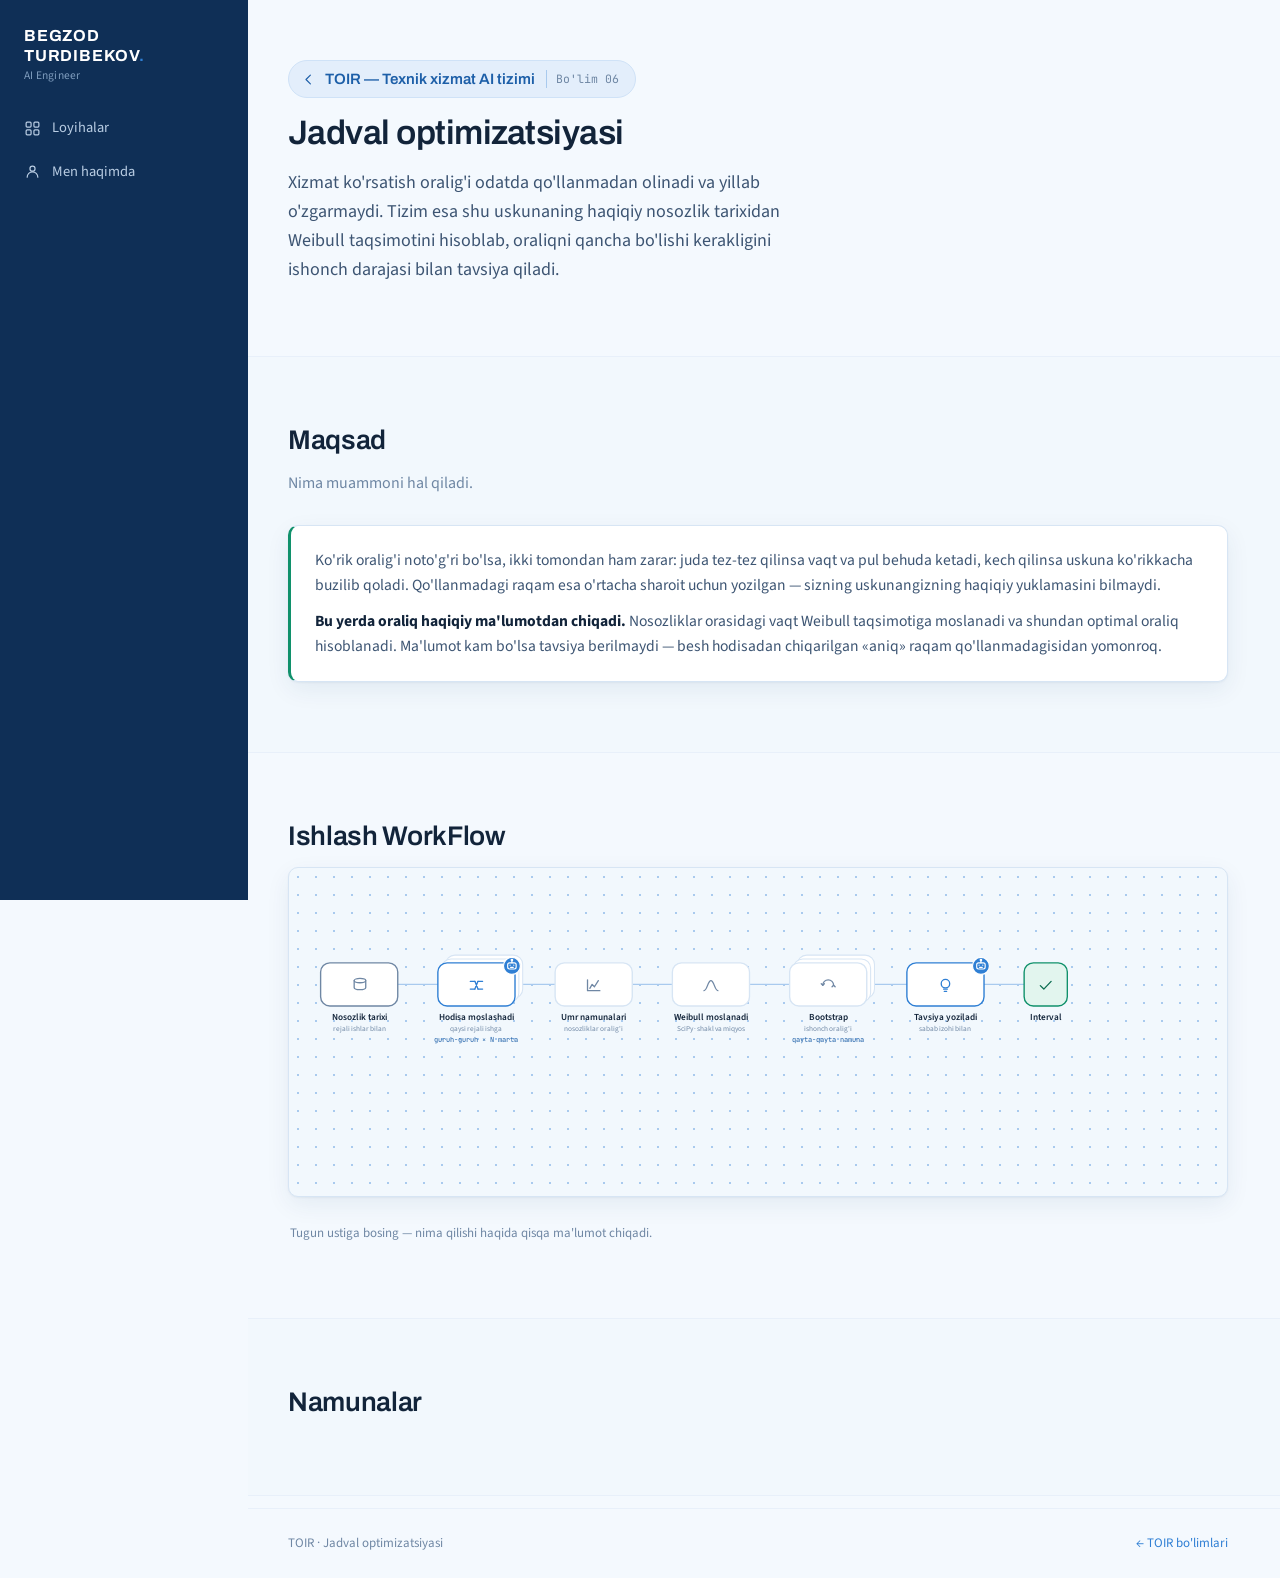
<file: toir/schedule.html>
<!doctype html>
<html lang="uz">
<head>
<meta charset="utf-8">
<meta name="viewport" content="width=device-width, initial-scale=1, viewport-fit=cover">
<title>Jadval optimizatsiyasi — TOIR</title>
<meta name="description" content="Weibull taqsimoti asosida xizmat ko'rsatish oralig'ini hisoblash va tavsiya berish.">
<link rel="preconnect" href="https://fonts.googleapis.com">
<link rel="preconnect" href="https://fonts.gstatic.com" crossorigin>
<link rel="stylesheet" href="https://fonts.googleapis.com/css2?family=Archivo:wght@500;600;700&family=Source+Sans+3:wght@400;600&family=JetBrains+Mono:wght@400;600&display=swap">
<link rel="stylesheet" href="../assets/style.css">
</head>
<body>

<a class="skip" href="#main">Asosiy qismga o'tish</a>

<div class="shell">

  <aside class="side">
    <a class="side-brand" href="../index.html">
      BEGZOD <br>TURDIBEKOV<span class="dot">.</span>
      <small>AI Engineer</small>
    </a>

    <nav class="side-nav" aria-label="Asosiy">
      <a href="../index.html">
        <svg viewBox="0 0 24 24" aria-hidden="true">
          <rect x="3" y="3" width="7" height="7" rx="1.5"/>
          <rect x="14" y="3" width="7" height="7" rx="1.5"/>
          <rect x="3" y="14" width="7" height="7" rx="1.5"/>
          <rect x="14" y="14" width="7" height="7" rx="1.5"/>
        </svg>
        Loyihalar
      </a>
      <a href="../about.html">
        <svg viewBox="0 0 24 24" aria-hidden="true">
          <circle cx="12" cy="8" r="3.6"/>
          <path d="M4.5 20a7.5 7.5 0 0115 0"/>
        </svg>
        Men haqimda
      </a>
    </nav>
  </aside>

  <div class="main">
    <main id="main">

      <!-- ============ HERO ============ -->
      <section class="wrap hero">
        <a class="proj-back" href="index.html">
          <svg viewBox="0 0 24 24" aria-hidden="true">
            <path d="M15 5l-7 7 7 7"/>
          </svg>
          TOIR &mdash; Texnik xizmat AI tizimi
          <span class="step-n">Bo'lim 06</span>
        </a>
        <h1>Jadval optimizatsiyasi</h1>
        <p class="hero-lead">
          Xizmat ko'rsatish oralig'i odatda qo'llanmadan olinadi va yillab
          o'zgarmaydi. Tizim esa shu uskunaning haqiqiy nosozlik tarixidan
          Weibull taqsimotini hisoblab, oraliqni qancha bo'lishi kerakligini
          ishonch darajasi bilan tavsiya qiladi.
        </p>
      </section>

      <!-- ============ MAQSAD ============ -->
      <section class="band band-alt">
        <div class="wrap">
          <h2 class="sec-h">Maqsad</h2>
          <p class="sec-lead">Nima muammoni hal qiladi.</p>

          <div class="purpose">
            <p>
              Ko'rik oralig'i noto'g'ri bo'lsa, ikki tomondan ham zarar:
              juda tez-tez qilinsa vaqt va pul behuda ketadi, kech qilinsa
              uskuna ko'rikkacha buzilib qoladi. Qo'llanmadagi raqam esa
              o'rtacha sharoit uchun yozilgan &mdash; sizning
              uskunangizning haqiqiy yuklamasini bilmaydi.
            </p>
            <p>
              <b>Bu yerda oraliq haqiqiy ma'lumotdan chiqadi.</b>
              Nosozliklar orasidagi vaqt Weibull taqsimotiga moslanadi
              va shundan optimal oraliq hisoblanadi. Ma'lumot kam bo'lsa
              tavsiya berilmaydi &mdash; besh hodisadan chiqarilgan
              &laquo;aniq&raquo; raqam qo'llanmadagisidan yomonroq.
            </p>
          </div>
        </div>
      </section>

      <!-- ============ OQIM ============ -->
      <section class="band">
        <div class="wrap">
          <h2 class="sec-h">Ishlash WorkFlow</h2>

          <div class="canvas">
            <svg viewBox="0 -18 1190 400" role="img"
                 aria-label="Jadval optimizatsiyasi oqimi: nosozlik tarixidan interval tavsiyasigacha">

              <!-- ===== ulagichlar ===== -->
              <path class="wf-link" d="M 128 120 C 154 120 156 120 180 120"/>
              <path class="wf-link" d="M 280 120 C 306 120 308 120 332 120"/>
              <path class="wf-link" d="M 432 120 C 458 120 460 120 484 120"/>
              <path class="wf-link" d="M 584 120 C 610 120 612 120 636 120"/>
              <path class="wf-link" d="M 736 120 C 762 120 764 120 788 120"/>
              <path class="wf-link" d="M 888 120 C 914 120 916 120 940 120"/>

              <!-- IN -->
              <g class="wf-hit" data-node="tarix" tabindex="0" role="button" aria-label="Nosozlik tarixi tuguni haqida">
                <rect class="wf-box wf-box-in" x="28" y="92" width="100" height="56" rx="12" stroke-width="1.8"/>
                <g transform="translate(69 111)">
                  <ellipse class="wf-ic wf-ic-in" cx="10" cy="4" rx="7.5" ry="2.8"/>
                  <path class="wf-ic wf-ic-in" d="M2.5 4v9c0 1.6 3.4 2.8 7.5 2.8s7.5-1.2 7.5-2.8V4"/>
                </g>
                <text class="wf-title" x="78" y="166" text-anchor="middle" font-size="12">Nosozlik tarixi</text>
                <text class="wf-sub" x="78" y="180" text-anchor="middle" font-size="9.5">rejali ishlar bilan</text>
              </g>

              <!-- Batch tahlil -->
              <g class="wf-hit" data-node="moslash" tabindex="0" role="button" aria-label="Hodisa moslashtirish tuguni haqida">
                <rect class="wf-stack" x="190" y="82" width="100" height="56" rx="12"/>
                <rect class="wf-stack" x="185" y="87" width="100" height="56" rx="12"/>
                <rect class="wf-box wf-box-ai" x="180" y="92" width="100" height="56" rx="12" stroke-width="1.8"/>
                <g transform="translate(220 111)">
                  <path class="wf-ic" d="M2 5h6M12 5h6M2 15h6M12 15h6"/>
                  <path class="wf-ic" d="M8 5l4 10M8 15l4-10"/>
                </g>
                <text class="wf-title" x="230" y="166" text-anchor="middle" font-size="12">Hodisa moslashadi</text>
                <text class="wf-sub" x="230" y="180" text-anchor="middle" font-size="9.5">qaysi rejali ishga</text>
                <text class="wf-loop-t wf-batch" x="230" y="194" text-anchor="middle" font-size="9">guruh-guruh &times; N marta</text>
                <g transform="translate(276 96)">
                  <circle class="wf-bot-bg" cx="0" cy="0" r="11"/>
                  <rect class="wf-bot" x="-5.5" y="-4" width="11" height="8" rx="2.5"/>
                  <path class="wf-bot" d="M0 -4v-2.6"/>
                  <circle class="wf-bot" cx="0" cy="-7.6" r="1"/>
                  <path class="wf-bot" d="M-2.4 -1h.01M2.4 -1h.01"/>
                  <path class="wf-bot" d="M-1.8 1.8h3.6"/>
                </g>
              </g>

              <!-- Umr namunalari -->
              <g class="wf-hit" data-node="umr" tabindex="0" role="button" aria-label="Umr namunalari tuguni haqida">
                <rect class="wf-box" x="332" y="92" width="100" height="56" rx="12" stroke-width="1.8"/>
                <g transform="translate(372 111)">
                  <path class="wf-ic wf-ic-plain" d="M2 17V3M2 17h16"/>
                  <path class="wf-ic wf-ic-plain" d="M5 14l3-5 3 3 5-8"/>
                </g>
                <text class="wf-title" x="382" y="166" text-anchor="middle" font-size="12">Umr namunalari</text>
                <text class="wf-sub" x="382" y="180" text-anchor="middle" font-size="9.5">nosozliklar oralig'i</text>
              </g>

              <!-- Weibull -->
              <g class="wf-hit" data-node="weibull" tabindex="0" role="button" aria-label="Weibull taqsimoti tuguni haqida">
                <rect class="wf-box" x="484" y="92" width="100" height="56" rx="12" stroke-width="1.8"/>
                <g transform="translate(524 111)">
                  <path class="wf-ic wf-ic-plain" d="M1 17c4 0 5-13 9-13s5 13 9 13"/>
                </g>
                <text class="wf-title" x="534" y="166" text-anchor="middle" font-size="12">Weibull moslanadi</text>
                <text class="wf-sub" x="534" y="180" text-anchor="middle" font-size="9.5">SciPy &#183; shakl va miqyos</text>
              </g>

              <!-- Bootstrap -->
              <g class="wf-hit" data-node="bootstrap" tabindex="0" role="button" aria-label="Bootstrap tuguni haqida">
                <rect class="wf-stack" x="646" y="82" width="100" height="56" rx="12"/>
                <rect class="wf-stack" x="641" y="87" width="100" height="56" rx="12"/>
                <rect class="wf-box" x="636" y="92" width="100" height="56" rx="12" stroke-width="1.8"/>
                <g transform="translate(676 111)">
                  <path class="wf-ic wf-ic-plain" d="M3 10a7 7 0 1114 0"/>
                  <path class="wf-ic wf-ic-plain" d="M3 10l-2-2M3 10l2-2M17 10l-2 2M17 10l2 2"/>
                </g>
                <text class="wf-title" x="686" y="166" text-anchor="middle" font-size="12">Bootstrap</text>
                <text class="wf-sub" x="686" y="180" text-anchor="middle" font-size="9.5">ishonch oralig'i</text>
                <text class="wf-loop-t wf-batch" x="686" y="194" text-anchor="middle" font-size="9">qayta-qayta namuna</text>
              </g>

              <!-- Tavsiya -->
              <g class="wf-hit" data-node="tavsiya" tabindex="0" role="button" aria-label="Tavsiya tuguni haqida">
                <rect class="wf-box wf-box-ai" x="788" y="92" width="100" height="56" rx="12" stroke-width="1.8"/>
                <g transform="translate(828 111)">
                  <circle class="wf-ic" cx="10" cy="8" r="5.5"/>
                  <path class="wf-ic" d="M7.5 15h5M8.5 18h3"/>
                </g>
                <text class="wf-title" x="838" y="166" text-anchor="middle" font-size="12">Tavsiya yoziladi</text>
                <text class="wf-sub" x="838" y="180" text-anchor="middle" font-size="9.5">sabab izohi bilan</text>
                <g transform="translate(884 96)">
                  <circle class="wf-bot-bg" cx="0" cy="0" r="11"/>
                  <rect class="wf-bot" x="-5.5" y="-4" width="11" height="8" rx="2.5"/>
                  <path class="wf-bot" d="M0 -4v-2.6"/>
                  <circle class="wf-bot" cx="0" cy="-7.6" r="1"/>
                  <path class="wf-bot" d="M-2.4 -1h.01M2.4 -1h.01"/>
                  <path class="wf-bot" d="M-1.8 1.8h3.6"/>
                </g>
              </g>

              <!-- OUT -->
              <g class="wf-hit" data-node="natija" tabindex="0" role="button" aria-label="Natija tuguni haqida">
                <rect class="wf-box wf-box-out" x="940" y="92" width="56" height="56" rx="12" stroke-width="1.8"/>
                <g transform="translate(959 112)">
                  <path class="wf-ic wf-ic-out" d="M2 9.5l4.5 4.5L16 4"/>
                </g>
                <text class="wf-title" x="968" y="166" text-anchor="middle" font-size="12">Interval</text>
              </g>

            </svg>
          </div>

          <div class="node-info idle" id="node-info">
            <p>Tugun ustiga bosing &mdash; nima qilishi haqida qisqa ma'lumot chiqadi.</p>
          </div>
        </div>
      </section>

      <!-- ============ NAMUNALAR ============ -->
      <section class="band band-alt">
        <div class="wrap">
          <h2 class="sec-h">Namunalar</h2>

          <div class="carousel" id="shots">
            <div class="car-track" id="car-track">
              <!-- RASM QO'SHISH: projects/toir/images/schedule/ papkasiga soling. -->
            </div>

            <div class="car-nav">
              <button class="car-btn" id="car-prev" type="button" aria-label="Oldingi rasm">
                <svg viewBox="0 0 24 24" aria-hidden="true"><path d="M15 5l-7 7 7 7"/></svg>
              </button>
              <div class="car-dots" id="car-dots" role="tablist" aria-label="Rasmlar"></div>
              <button class="car-btn" id="car-next" type="button" aria-label="Keyingi rasm">
                <svg viewBox="0 0 24 24" aria-hidden="true"><path d="M9 5l7 7-7 7"/></svg>
              </button>
            </div>
          </div>
        </div>
      </section>

    </main>

    <footer class="foot">
      <div class="wrap foot-in">
        <span>TOIR &middot; Jadval optimizatsiyasi</span>
        <a href="index.html">&larr; TOIR bo'limlari</a>
      </div>
    </footer>
  </div>

</div>

<script>
(function () {
  var DATA = {
    'tarix': {
      t: 'Nosozlik tarixi yuklanadi',
      bot: false,
      p: 'Uskunaning nosozlik hodisalari va rejali ish jadvali bazadan olinadi. Davr ko’rsatilmasa sukut bo’yicha oxirgi yillar qamraladi — juda qisqa davr statistikani ishonchsiz qiladi, juda uzun esa eskirgan ish sharoitini hisobga oladi.',
      u: ['PostgreSQL', 'rejali ishlar', 'davr']
    },
    'moslash': {
      t: 'Hodisa rejali ishga moslashadi',
      bot: true,
      p: 'Har nosozlik qaysi rejali ish turiga tegishli ekani aniqlanadi: moylash, podshipnik almashtirish, elektr qismi. Hodisalar guruhlab yuboriladi — har guruh uchun alohida model chaqiruvi. Moslik topilmasa hodisa hisobga olinmaydi: noto’g’ri joyga biriktirilgan hodisa butun hisobni buzadi.',
      u: ['model', 'guruh-guruh', 'moslik bahosi']
    },
    'umr': {
      t: 'Umr namunalari quriladi',
      bot: false,
      p: 'Har ish turi uchun nosozliklar orasidagi vaqt hisoblanadi — bu «umr namunasi». Hali buzilmagan davr ham hisobga olinadi (senzura qilingan namuna): uskuna 200 kun ishlab hali buzilmagan bo’lsa, bu ham ma’lumot. Yaqin hodisalar bitta deb qaraladi — bitta ta’mirlash ikki marta yozilgan bo’lishi mumkin.',
      u: ['senzura', 'birlashtirish oynasi']
    },
    'weibull': {
      t: 'Weibull taqsimoti moslanadi',
      bot: false,
      p: 'Umr namunalariga Weibull taqsimoti moslanadi — u ishonchlilik nazariyasida standart. Ikki parametr chiqadi: shakl (beta) va miqyos. Beta birdan katta bo’lsa uskuna eskirmoqda, birga teng bo’lsa buzilish tasodifiy — bu farq tavsiyani belgilaydi. Namuna kam bo’lsa moslash bajarilmaydi.',
      u: ['SciPy', 'weibull_min', 'Kaplan-Meier']
    },
    'bootstrap': {
      t: 'Ishonch oralig’i hisoblanadi',
      bot: false,
      p: 'Bitta raqam yetarli emas — u qanchalik ishonchli ekani ham kerak. Mavjud namunalardan qayta-qayta tasodifiy tanlov olinadi va har safar Weibull qayta moslanadi. Natijada intervalning pastki va yuqori chegarasi chiqadi. Tavsiyada ehtiyotkor chegara olinadi.',
      u: ['bootstrap', 'qayta namuna', 'chegaralar']
    },
    'tavsiya': {
      t: 'Tavsiya yoziladi',
      bot: true,
      p: 'Hisoblangan interval joriy jadval bilan solishtiriladi va tavsiya matni yoziladi: nima uchun oraliq o’zgartirilishi kerak, qaysi ma’lumotga tayanilgan. Ishonch darajasi past bo’lsa, bu ochiq aytiladi — «ma’lumot kam, joriy oraliq saqlansin».',
      u: ['model', 'izoh matni']
    },
    'natija': {
      t: 'Interval tavsiyasi qaytadi',
      bot: false,
      p: 'Har ish turi uchun: joriy oraliq, tavsiya etilgan oraliq, ishonch darajasi va sabab izohi. Hisob og’ir — bootstrap yuzlab marta qayta hisoblaydi — shuning uchun fon navbatida bajariladi.',
      u: ['JSON javob', 'background job']
    }
  };

  var box = document.getElementById('node-info');
  if (!box) return;
  var hits = document.querySelectorAll('.wf-hit');

  function show(key, el) {
    var d = DATA[key];
    if (!d) return;
    hits.forEach(function (h) { h.classList.remove('sel'); });
    el.classList.add('sel');
    var tag = d.bot
      ? '<span class="ni-bot">Model bajaradi</span>'
      : '<span class="ni-plain">Kod bajaradi</span>';
    var used = d.u.map(function (x) { return '<span>' + x + '</span>'; }).join('');
    box.className = 'node-info';
    box.innerHTML =
      '<div class="ni-head"><h3>' + d.t + '</h3>' + tag + '</div>' +
      '<p class="ni-text">' + d.p + '</p>' +
      '<div class="ni-used">' + used + '</div>';
  }

  hits.forEach(function (el) {
    el.addEventListener('click', function () { show(el.getAttribute('data-node'), el); });
    el.addEventListener('keydown', function (e) {
      if (e.key === 'Enter' || e.key === ' ') { e.preventDefault(); show(el.getAttribute('data-node'), el); }
    });
  });
})();
</script>

<script>
(function () {
  var track = document.getElementById('car-track');
  if (!track) return;
  var items = Array.prototype.slice.call(track.querySelectorAll('.car-item'));
  var dotsBox = document.getElementById('car-dots');
  var prev = document.getElementById('car-prev');
  var next = document.getElementById('car-next');
  var at = 0;

  if (!items.length) {
    var box = document.getElementById('shots');
    if (box) box.hidden = true;
    return;
  }

  var dots = items.map(function (_, i) {
    var b = document.createElement('button');
    b.type = 'button'; b.className = 'car-dot';
    b.setAttribute('aria-label', (i + 1) + '-rasm');
    b.addEventListener('click', function () { go(i); });
    dotsBox.appendChild(b);
    return b;
  });

  function render() {
    items.forEach(function (el, i) {
      el.classList.remove('is-center', 'is-left', 'is-right', 'is-far');
      if (i === at) el.classList.add('is-center');
      else if (i === at - 1) el.classList.add('is-left');
      else if (i === at + 1) el.classList.add('is-right');
      else el.classList.add('is-far');
    });
    dots.forEach(function (b, i) { b.classList.toggle('on', i === at); });
    prev.disabled = at === 0;
    next.disabled = at === items.length - 1;
  }

  function go(i) { at = Math.max(0, Math.min(items.length - 1, i)); render(); }

  prev.addEventListener('click', function () { go(at - 1); });
  next.addEventListener('click', function () { go(at + 1); });
  items.forEach(function (el, i) {
    el.addEventListener('click', function () { if (i !== at) go(i); });
  });
  track.addEventListener('keydown', function (e) {
    if (e.key === 'ArrowLeft') { e.preventDefault(); go(at - 1); }
    if (e.key === 'ArrowRight') { e.preventDefault(); go(at + 1); }
  });

  var lastSwipe = 0;
  track.addEventListener('wheel', function (e) {
    var dx = e.deltaX;
    if (Math.abs(dx) < Math.abs(e.deltaY) || Math.abs(dx) < 12) return;
    e.preventDefault();
    var now = Date.now();
    if (now - lastSwipe < 380) return;
    lastSwipe = now;
    go(dx > 0 ? at + 1 : at - 1);
  }, { passive: false });

  var x0 = null;
  track.addEventListener('touchstart', function (e) { x0 = e.touches[0].clientX; }, { passive: true });
  track.addEventListener('touchend', function (e) {
    if (x0 === null) return;
    var dx = e.changedTouches[0].clientX - x0;
    if (Math.abs(dx) > 40) go(dx < 0 ? at + 1 : at - 1);
    x0 = null;
  });

  if (items.length < 2) { document.querySelector('.car-nav').style.display = 'none'; }
  render();
})();
</script>

</body>
</html>
</file>
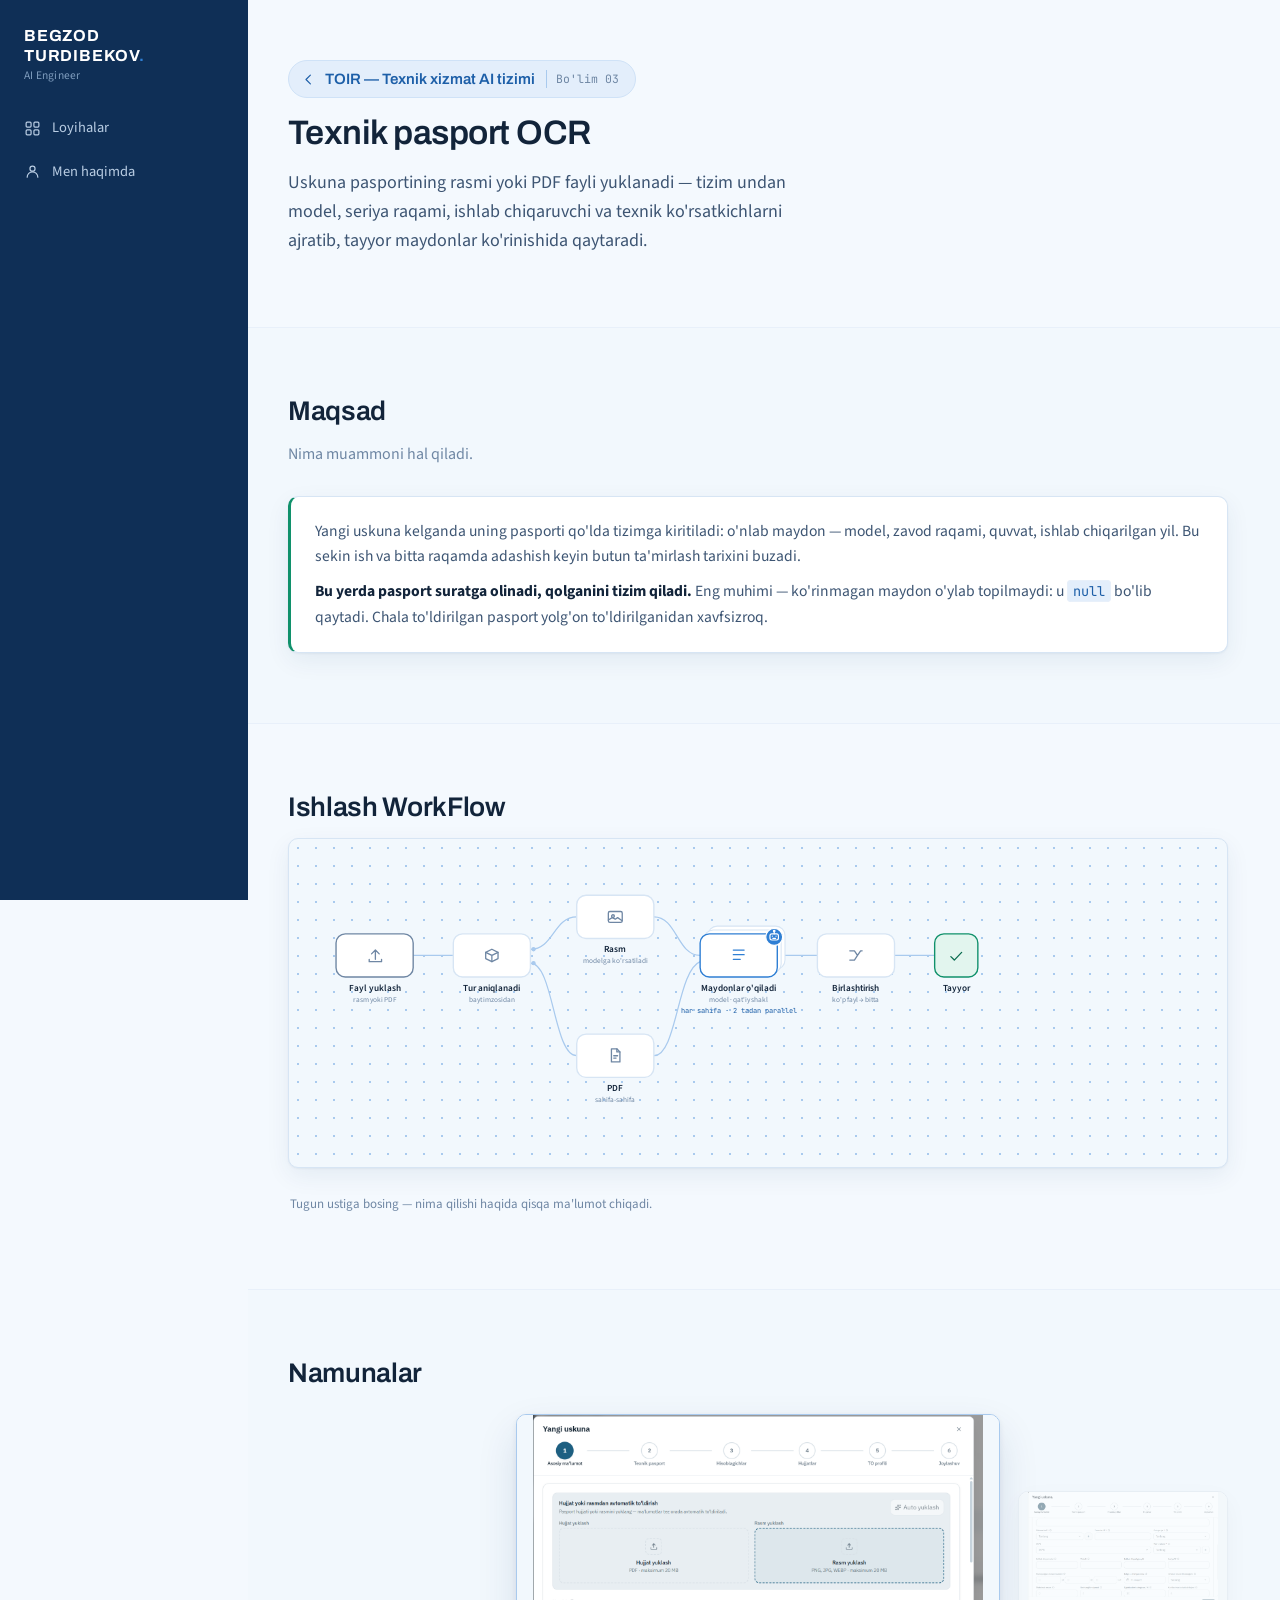
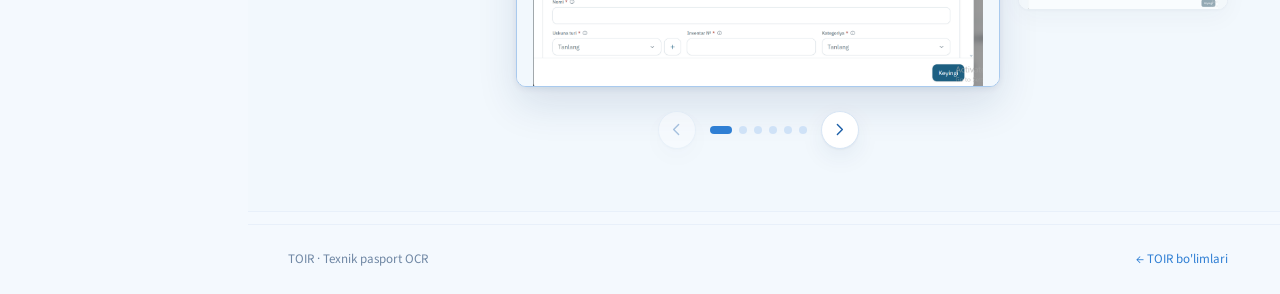
<file: toir/tex-passport.html>
<!doctype html>
<html lang="uz">
<head>
<meta charset="utf-8">
<meta name="viewport" content="width=device-width, initial-scale=1, viewport-fit=cover">
<title>Texnik pasport OCR — TOIR</title>
<meta name="description" content="Pasport rasmi yoki PDF faylidan uskuna ma'lumotlarini ajratish: model, seriya raqami, texnik ko'rsatkichlar.">
<link rel="preconnect" href="https://fonts.googleapis.com">
<link rel="preconnect" href="https://fonts.gstatic.com" crossorigin>
<link rel="stylesheet" href="https://fonts.googleapis.com/css2?family=Archivo:wght@500;600;700&family=Source+Sans+3:wght@400;600&family=JetBrains+Mono:wght@400;600&display=swap">
<link rel="stylesheet" href="../assets/style.css">
</head>
<body>

<a class="skip" href="#main">Asosiy qismga o'tish</a>

<div class="shell">

  <aside class="side">
    <a class="side-brand" href="../index.html">
      BEGZOD <br>TURDIBEKOV<span class="dot">.</span>
      <small>AI Engineer</small>
    </a>

    <nav class="side-nav" aria-label="Asosiy">
      <a href="../index.html">
        <svg viewBox="0 0 24 24" aria-hidden="true">
          <rect x="3" y="3" width="7" height="7" rx="1.5"/>
          <rect x="14" y="3" width="7" height="7" rx="1.5"/>
          <rect x="3" y="14" width="7" height="7" rx="1.5"/>
          <rect x="14" y="14" width="7" height="7" rx="1.5"/>
        </svg>
        Loyihalar
      </a>
      <a href="../about.html">
        <svg viewBox="0 0 24 24" aria-hidden="true">
          <circle cx="12" cy="8" r="3.6"/>
          <path d="M4.5 20a7.5 7.5 0 0115 0"/>
        </svg>
        Men haqimda
      </a>
    </nav>
  </aside>

  <div class="main">
    <main id="main">

      <!-- ============ HERO ============ -->
      <section class="wrap hero">
        <a class="proj-back" href="index.html">
          <svg viewBox="0 0 24 24" aria-hidden="true">
            <path d="M15 5l-7 7 7 7"/>
          </svg>
          TOIR &mdash; Texnik xizmat AI tizimi
          <span class="step-n">Bo'lim 03</span>
        </a>
        <h1>Texnik pasport OCR</h1>
        <p class="hero-lead">
          Uskuna pasportining rasmi yoki PDF fayli yuklanadi &mdash; tizim
          undan model, seriya raqami, ishlab chiqaruvchi va texnik
          ko'rsatkichlarni ajratib, tayyor maydonlar ko'rinishida qaytaradi.
        </p>
      </section>

      <!-- ============ MAQSAD ============ -->
      <section class="band band-alt">
        <div class="wrap">
          <h2 class="sec-h">Maqsad</h2>
          <p class="sec-lead">Nima muammoni hal qiladi.</p>

          <div class="purpose">
            <p>
              Yangi uskuna kelganda uning pasporti qo'lda tizimga
              kiritiladi: o'nlab maydon &mdash; model, zavod raqami,
              quvvat, ishlab chiqarilgan yil. Bu sekin ish va bitta
              raqamda adashish keyin butun ta'mirlash tarixini buzadi.
            </p>
            <p>
              <b>Bu yerda pasport suratga olinadi, qolganini tizim
              qiladi.</b> Eng muhimi &mdash; ko'rinmagan maydon
              o'ylab topilmaydi: u <code>null</code> bo'lib qaytadi.
              Chala to'ldirilgan pasport yolg'on to'ldirilganidan
              xavfsizroq.
            </p>
          </div>
        </div>
      </section>

      <!-- ============ OQIM ============ -->
      <section class="band">
        <div class="wrap">
          <h2 class="sec-h">Ishlash WorkFlow</h2>

          <div class="canvas">
            <svg viewBox="0 -18 1190 400" role="img"
                 aria-label="Texnik pasport OCR oqimi: fayl yuklashdan tayyor maydonlargacha">

              <!-- ===== ulagichlar ===== -->
              <path class="wf-link" d="M 148 120 C 174 120 176 120 200 120"/>
              <!-- tur bo'yicha ikki yo'l -->
              <path class="wf-link" d="M 300 112 C 330 112 330 70 360 70"/>
              <path class="wf-link" d="M 300 130 C 330 130 330 250 360 250"/>
              <!-- ikkalasi modelga -->
              <path class="wf-link" d="M 460 70 C 490 70 490 120 520 120"/>
              <path class="wf-link" d="M 460 250 C 490 250 490 140 520 128"/>
              <!-- model -> birlashtirish -> chiqish -->
              <path class="wf-link" d="M 620 120 C 646 120 648 120 672 120"/>
              <path class="wf-link" d="M 772 120 C 798 120 800 120 824 120"/>

              <!-- IN: fayl -->
              <g class="wf-hit" data-node="fayl" tabindex="0" role="button" aria-label="Fayl yuklash tuguni haqida">
                <rect class="wf-box wf-box-in" x="48" y="92" width="100" height="56" rx="12" stroke-width="1.8"/>
                <g transform="translate(89 110)">
                  <path class="wf-ic wf-ic-in" d="M10 15V3M5 8l5-5 5 5"/>
                  <path class="wf-ic wf-ic-in" d="M2 15v3h16v-3"/>
                </g>
                <text class="wf-title" x="98" y="166" text-anchor="middle" font-size="12">Fayl yuklash</text>
                <text class="wf-sub" x="98" y="180" text-anchor="middle" font-size="9.5">rasm yoki PDF</text>
              </g>

              <!-- Tur aniqlash -->
              <g class="wf-hit" data-node="tur" tabindex="0" role="button" aria-label="Fayl turi tuguni haqida">
                <rect class="wf-box" x="200" y="92" width="100" height="56" rx="12" stroke-width="1.8"/>
                <g transform="translate(240 110)">
                  <path class="wf-ic wf-ic-plain" d="M10 2l8 4v8l-8 4-8-4V6z"/>
                  <path class="wf-ic wf-ic-plain" d="M10 10l8-4M10 10v8M10 10L2 6"/>
                </g>
                <text class="wf-title" x="250" y="166" text-anchor="middle" font-size="12">Tur aniqlanadi</text>
                <text class="wf-sub" x="250" y="180" text-anchor="middle" font-size="9.5">bayt imzosidan</text>
                <circle class="wf-dot" cx="304" cy="112" r="2.8"/>
                <circle class="wf-dot" cx="304" cy="130" r="2.8"/>
              </g>

              <!-- Rasm yo'li -->
              <g class="wf-hit" data-node="rasm" tabindex="0" role="button" aria-label="Rasm yo'li tuguni haqida">
                <rect class="wf-box" x="360" y="42" width="100" height="56" rx="12" stroke-width="1.8"/>
                <g transform="translate(400 61)">
                  <rect class="wf-ic wf-ic-plain" x="1" y="2" width="18" height="14" rx="2"/>
                  <circle class="wf-ic wf-ic-plain" cx="7" cy="8" r="1.8"/>
                  <path class="wf-ic wf-ic-plain" d="M1 13l5-3 4 2 3-2 6 4"/>
                </g>
                <text class="wf-title" x="410" y="116" text-anchor="middle" font-size="12">Rasm</text>
                <text class="wf-sub" x="410" y="130" text-anchor="middle" font-size="9.5">modelga ko'rsatiladi</text>
              </g>

              <!-- PDF yo'li -->
              <g class="wf-hit" data-node="pdf" tabindex="0" role="button" aria-label="PDF yo'li tuguni haqida">
                <rect class="wf-box" x="360" y="222" width="100" height="56" rx="12" stroke-width="1.8"/>
                <g transform="translate(401 240)">
                  <path class="wf-ic wf-ic-plain" d="M4 1h7l4 4v13H4z"/>
                  <path class="wf-ic wf-ic-plain" d="M11 1v4h4M7 10h5M7 13h3"/>
                </g>
                <text class="wf-title" x="410" y="296" text-anchor="middle" font-size="12">PDF</text>
                <text class="wf-sub" x="410" y="310" text-anchor="middle" font-size="9.5">sahifa-sahifa</text>
              </g>

              <!-- Model -->
              <g class="wf-hit" data-node="oqish" tabindex="0" role="button" aria-label="Maydonlarni o'qish tuguni haqida">
                <rect class="wf-stack" x="530" y="82" width="100" height="56" rx="12"/>
                <rect class="wf-stack" x="525" y="87" width="100" height="56" rx="12"/>
                <rect class="wf-box wf-box-ai" x="520" y="92" width="100" height="56" rx="12" stroke-width="1.8"/>
                <g transform="translate(560 110)">
                  <path class="wf-ic" d="M3 3h14M3 9h14M3 15h9"/>
                </g>
                <text class="wf-title" x="570" y="166" text-anchor="middle" font-size="12">Maydonlar o'qiladi</text>
                <text class="wf-sub" x="570" y="180" text-anchor="middle" font-size="9.5">model &#183; qat'iy shakl</text>
                <text class="wf-loop-t wf-batch" x="570" y="194" text-anchor="middle" font-size="9">har sahifa &#183; 2 tadan parallel</text>
                <g transform="translate(616 96)">
                  <circle class="wf-bot-bg" cx="0" cy="0" r="11"/>
                  <rect class="wf-bot" x="-5.5" y="-4" width="11" height="8" rx="2.5"/>
                  <path class="wf-bot" d="M0 -4v-2.6"/>
                  <circle class="wf-bot" cx="0" cy="-7.6" r="1"/>
                  <path class="wf-bot" d="M-2.4 -1h.01M2.4 -1h.01"/>
                  <path class="wf-bot" d="M-1.8 1.8h3.6"/>
                </g>
              </g>

              <!-- Birlashtirish -->
              <g class="wf-hit" data-node="birlashtirish" tabindex="0" role="button" aria-label="Birlashtirish tuguni haqida">
                <rect class="wf-box" x="672" y="92" width="100" height="56" rx="12" stroke-width="1.8"/>
                <g transform="translate(712 110)">
                  <path class="wf-ic wf-ic-plain" d="M2 4h6l4 6 4-6h2M2 16h6l4-6"/>
                </g>
                <text class="wf-title" x="722" y="166" text-anchor="middle" font-size="12">Birlashtirish</text>
                <text class="wf-sub" x="722" y="180" text-anchor="middle" font-size="9.5">ko'p fayl &rarr; bitta</text>
              </g>

              <!-- OUT -->
              <g class="wf-hit" data-node="natija" tabindex="0" role="button" aria-label="Natija tuguni haqida">
                <rect class="wf-box wf-box-out" x="824" y="92" width="56" height="56" rx="12" stroke-width="1.8"/>
                <g transform="translate(843 112)">
                  <path class="wf-ic wf-ic-out" d="M2 9.5l4.5 4.5L16 4"/>
                </g>
                <text class="wf-title" x="852" y="166" text-anchor="middle" font-size="12">Tayyor</text>
              </g>

            </svg>
          </div>

          <div class="node-info idle" id="node-info">
            <p>Tugun ustiga bosing &mdash; nima qilishi haqida qisqa ma'lumot chiqadi.</p>
          </div>
        </div>
      </section>

      <!-- ============ NAMUNALAR ============ -->
      <section class="band band-alt">
        <div class="wrap">
          <h2 class="sec-h">Namunalar</h2>

          <div class="carousel" id="shots">
            <div class="car-track" id="car-track">
              <figure class="car-item">
                <img src="images/tex-passport/1.png"
                     alt="Yangi uskuna qo'shish: hujjat yoki rasm yuklash oynasi"
                     loading="lazy">
              </figure>

              <figure class="car-item">
                <img src="images/tex-passport/2.png"
                     alt="Bo'sh maydonlar: ishlab chiqaruvchi, model, yil, seriya raqami"
                     loading="lazy">
              </figure>

              <figure class="car-item">
                <img src="images/tex-passport/3.png"
                     alt="Texnik pasport bosqichi: pasport raqami, quvvat, bosim — hammasi bo'sh"
                     loading="lazy">
              </figure>

              <figure class="car-item">
                <img src="images/tex-passport/4.png"
                     alt="PDF yuklandi, uskuna nomi avtomatik to'ldirildi"
                     loading="lazy">
              </figure>

              <figure class="car-item">
                <img src="images/tex-passport/5.png"
                     alt="Maydonlar to'ldirildi: Chevrolet, Malibu 2, 2026, SN-2024-0001"
                     loading="lazy">
              </figure>

              <figure class="car-item">
                <img src="images/tex-passport/6.png"
                     alt="Texnik pasport ham to'ldirildi: quvvat 15 kVt, kuchlanish 380 V, bosim 4 bar"
                     loading="lazy">
              </figure>
            </div>

            <div class="car-nav">
              <button class="car-btn" id="car-prev" type="button" aria-label="Oldingi rasm">
                <svg viewBox="0 0 24 24" aria-hidden="true"><path d="M15 5l-7 7 7 7"/></svg>
              </button>
              <div class="car-dots" id="car-dots" role="tablist" aria-label="Rasmlar"></div>
              <button class="car-btn" id="car-next" type="button" aria-label="Keyingi rasm">
                <svg viewBox="0 0 24 24" aria-hidden="true"><path d="M9 5l7 7-7 7"/></svg>
              </button>
            </div>
          </div>
        </div>
      </section>

    </main>

    <footer class="foot">
      <div class="wrap foot-in">
        <span>TOIR &middot; Texnik pasport OCR</span>
        <a href="index.html">&larr; TOIR bo'limlari</a>
      </div>
    </footer>
  </div>

</div>

<script>
// Canvas tugunlari haqida qisqa ma'lumot.
(function () {
  var DATA = {
    'fayl': {
      t: 'Fayl yuklanadi',
      bot: false,
      p: 'Pasport rasmi (JPEG, PNG, WebP, BMP, TIFF) yoki PDF fayli qabul qilinadi. Bir nechta fayl birdan yuborilishi mumkin — pasport bitta suratga sig’masa, qolgan qismini ikkinchi rasm qilib qo’shish kifoya.',
      u: ['FastAPI', 'multipart', 'background job']
    },
    'tur': {
      t: 'Fayl turi aniqlanadi',
      bot: false,
      p: 'Tur faylning o’zidan aniqlanadi — boshlang’ich baytlaridagi imzodan. Foydalanuvchi turni qo’lda ko’rsatishi shart emas, noto’g’ri kengaytma ham chalg’itmaydi. Turiga qarab ikkita yo’ldan biri tanlanadi.',
      u: ['bayt imzosi', 'content-type']
    },
    'rasm': {
      t: 'Rasm modelga ko’rsatiladi',
      bot: false,
      p: 'Rasm o’zgartirilmasdan modelga uzatiladi — u suratdagi matnni ham, jadval tuzilishini ham ko’radi. Alohida OCR bosqichi yo’q: matnni ajratib, keyin uni tushunishga urinish ikki marta xato qilish imkonini berardi.',
      u: ['vision model', 'base64']
    },
    'pdf': {
      t: 'PDF matni ajratiladi',
      bot: false,
      p: 'PDF da matn allaqachon bor, shuning uchun uni rasmga aylantirish ortiqcha: matn to’g’ridan-to’g’ri o’qiladi. Bu tezroq va aniqroq. Har sahifa alohida ajratiladi va keyingi bosqichga mustaqil ravishda tushadi. Sahifa juda uzun bo’lsa kesiladi — model kontekstiga sig’dirish uchun.',
      u: ['pypdf', 'sahifa bo’yicha']
    },
    'oqish': {
      t: 'Maydonlar o’qiladi',
      bot: true,
      p: 'Har sahifa uchun modelga alohida chaqiruv ketadi, bir vaqtda ikkitadan — hammasi birdan yuborilsa model navbatga tushib qolardi. Model qat’iy shaklda javob beradi: model nomi, ishlab chiqaruvchi, seriya va inventar raqamlari, ishlab chiqarilgan yil, texnik ko’rsatkichlar va ish unumdorligi. Eng muhim qoida shu bosqichda: pasportda ko’rinmagan maydon o’ylab topilmaydi, u null bo’lib qaytadi.',
      u: ['model', 'sahifa-sahifa', 'parallel (2)', 'null-safe']
    },
    'birlashtirish': {
      t: 'Natijalar birlashtiriladi',
      bot: false,
      p: 'Har sahifa va har fayldan kelgan natijalar bitta pasportga yig’iladi: birinchi faylda topilmagan maydon ikkinchisidan to’ldiriladi. Har faylning o’z natijasi ham alohida saqlanadi — qaysi ma’lumot qayerdan kelgani ko’rinib tursin.',
      u: ['merge', 'sahifa izlari']
    },
    'natija': {
      t: 'Tayyor maydonlar',
      bot: false,
      p: 'Natija JSON ko’rinishida qaytadi va uskuna kartochkasiga to’g’ridan-to’g’ri o’tadi. To’ldirilmagan maydonlar ochiq ko’rinadi — xodim ularni ko’rib, kerak bo’lsa qo’lda to’ldiradi.',
      u: ['JSON javob', 'ogohlantirishlar']
    }
  };

  var box = document.getElementById('node-info');
  if (!box) return;
  var hits = document.querySelectorAll('.wf-hit');

  function show(key, el) {
    var d = DATA[key];
    if (!d) return;
    hits.forEach(function (h) { h.classList.remove('sel'); });
    el.classList.add('sel');
    var tag = d.bot
      ? '<span class="ni-bot">Model bajaradi</span>'
      : '<span class="ni-plain">Kod bajaradi</span>';
    var used = d.u.map(function (x) { return '<span>' + x + '</span>'; }).join('');
    box.className = 'node-info';
    box.innerHTML =
      '<div class="ni-head"><h3>' + d.t + '</h3>' + tag + '</div>' +
      '<p class="ni-text">' + d.p + '</p>' +
      '<div class="ni-used">' + used + '</div>';
  }

  hits.forEach(function (el) {
    el.addEventListener('click', function () {
      show(el.getAttribute('data-node'), el);
    });
    el.addEventListener('keydown', function (e) {
      if (e.key === 'Enter' || e.key === ' ') {
        e.preventDefault();
        show(el.getAttribute('data-node'), el);
      }
    });
  });
})();
</script>

<script>
// Rasm karuseli.
(function () {
  var track = document.getElementById('car-track');
  if (!track) return;

  var items = Array.prototype.slice.call(track.querySelectorAll('.car-item'));
  var dotsBox = document.getElementById('car-dots');
  var prev = document.getElementById('car-prev');
  var next = document.getElementById('car-next');
  var at = 0;

  if (!items.length) {
    var box = document.getElementById('shots');
    if (box) box.hidden = true;
    return;
  }

  var dots = items.map(function (_, i) {
    var b = document.createElement('button');
    b.type = 'button';
    b.className = 'car-dot';
    b.setAttribute('aria-label', (i + 1) + '-rasm');
    b.addEventListener('click', function () { go(i); });
    dotsBox.appendChild(b);
    return b;
  });

  function render() {
    items.forEach(function (el, i) {
      el.classList.remove('is-center', 'is-left', 'is-right', 'is-far');
      if (i === at) el.classList.add('is-center');
      else if (i === at - 1) el.classList.add('is-left');
      else if (i === at + 1) el.classList.add('is-right');
      else el.classList.add('is-far');
    });
    dots.forEach(function (b, i) { b.classList.toggle('on', i === at); });
    prev.disabled = at === 0;
    next.disabled = at === items.length - 1;
  }

  function go(i) {
    at = Math.max(0, Math.min(items.length - 1, i));
    render();
  }

  prev.addEventListener('click', function () { go(at - 1); });
  next.addEventListener('click', function () { go(at + 1); });

  items.forEach(function (el, i) {
    el.addEventListener('click', function () { if (i !== at) go(i); });
  });

  track.addEventListener('keydown', function (e) {
    if (e.key === 'ArrowLeft') { e.preventDefault(); go(at - 1); }
    if (e.key === 'ArrowRight') { e.preventDefault(); go(at + 1); }
  });

  var lastSwipe = 0;
  track.addEventListener('wheel', function (e) {
    var dx = e.deltaX;
    if (Math.abs(dx) < Math.abs(e.deltaY) || Math.abs(dx) < 12) return;
    e.preventDefault();
    var now = Date.now();
    if (now - lastSwipe < 380) return;
    lastSwipe = now;
    go(dx > 0 ? at + 1 : at - 1);
  }, { passive: false });

  var x0 = null;
  track.addEventListener('touchstart', function (e) {
    x0 = e.touches[0].clientX;
  }, { passive: true });
  track.addEventListener('touchend', function (e) {
    if (x0 === null) return;
    var dx = e.changedTouches[0].clientX - x0;
    if (Math.abs(dx) > 40) go(dx < 0 ? at + 1 : at - 1);
    x0 = null;
  });

  if (items.length < 2) {
    document.querySelector('.car-nav').style.display = 'none';
  }

  render();
})();
</script>

</body>
</html>
</file>
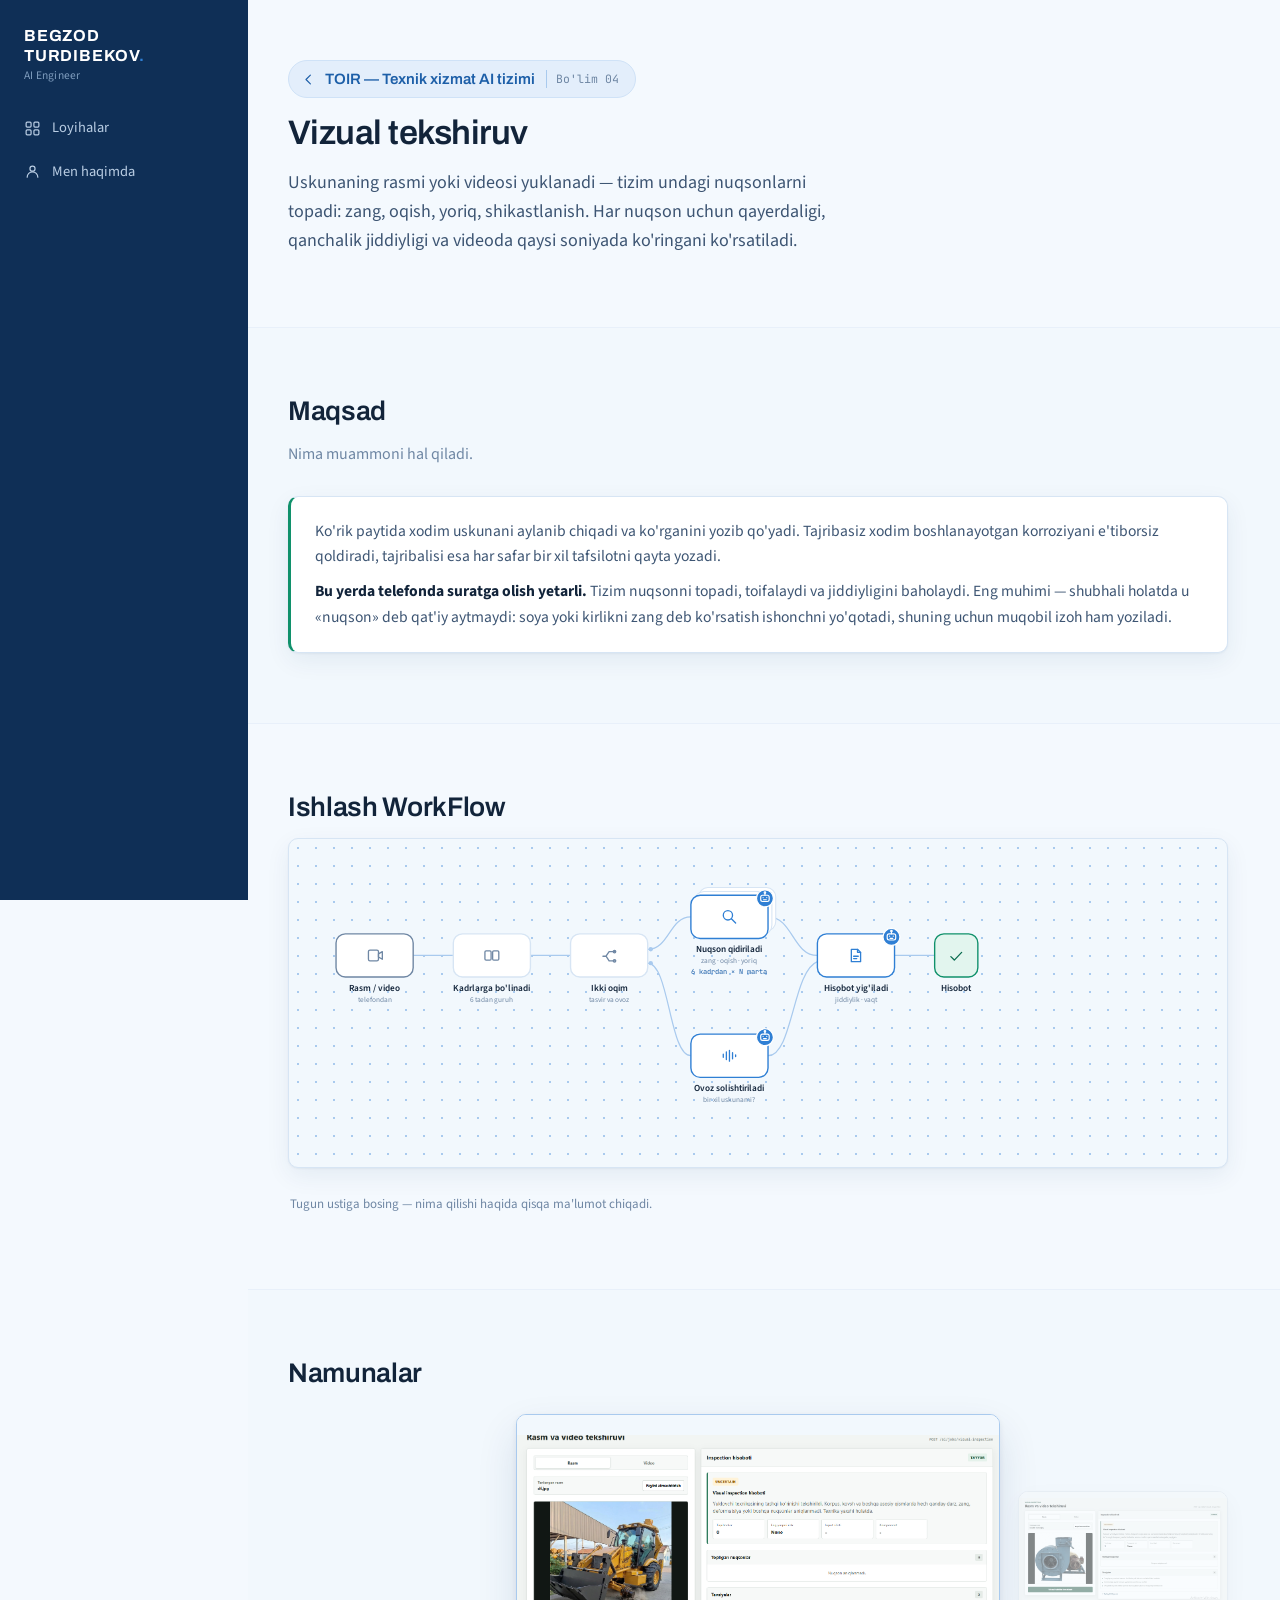
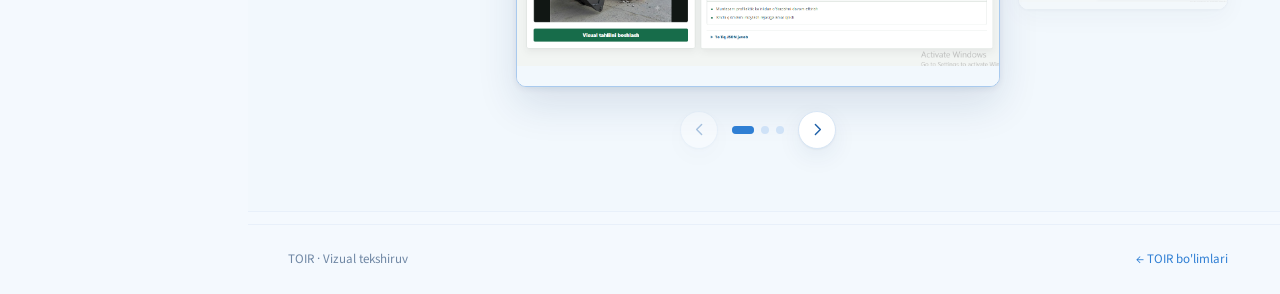
<file: toir/visual.html>
<!doctype html>
<html lang="uz">
<head>
<meta charset="utf-8">
<meta name="viewport" content="width=device-width, initial-scale=1, viewport-fit=cover">
<title>Vizual tekshiruv — TOIR</title>
<meta name="description" content="Rasm va videodan uskuna nuqsonlarini aniqlash: zang, oqish, shikastlanish — vaqt belgisi bilan.">
<link rel="preconnect" href="https://fonts.googleapis.com">
<link rel="preconnect" href="https://fonts.gstatic.com" crossorigin>
<link rel="stylesheet" href="https://fonts.googleapis.com/css2?family=Archivo:wght@500;600;700&family=Source+Sans+3:wght@400;600&family=JetBrains+Mono:wght@400;600&display=swap">
<link rel="stylesheet" href="../assets/style.css">
</head>
<body>

<a class="skip" href="#main">Asosiy qismga o'tish</a>

<div class="shell">

  <aside class="side">
    <a class="side-brand" href="../index.html">
      BEGZOD <br>TURDIBEKOV<span class="dot">.</span>
      <small>AI Engineer</small>
    </a>

    <nav class="side-nav" aria-label="Asosiy">
      <a href="../index.html">
        <svg viewBox="0 0 24 24" aria-hidden="true">
          <rect x="3" y="3" width="7" height="7" rx="1.5"/>
          <rect x="14" y="3" width="7" height="7" rx="1.5"/>
          <rect x="3" y="14" width="7" height="7" rx="1.5"/>
          <rect x="14" y="14" width="7" height="7" rx="1.5"/>
        </svg>
        Loyihalar
      </a>
      <a href="../about.html">
        <svg viewBox="0 0 24 24" aria-hidden="true">
          <circle cx="12" cy="8" r="3.6"/>
          <path d="M4.5 20a7.5 7.5 0 0115 0"/>
        </svg>
        Men haqimda
      </a>
    </nav>
  </aside>

  <div class="main">
    <main id="main">

      <!-- ============ HERO ============ -->
      <section class="wrap hero">
        <a class="proj-back" href="index.html">
          <svg viewBox="0 0 24 24" aria-hidden="true">
            <path d="M15 5l-7 7 7 7"/>
          </svg>
          TOIR &mdash; Texnik xizmat AI tizimi
          <span class="step-n">Bo'lim 04</span>
        </a>
        <h1>Vizual tekshiruv</h1>
        <p class="hero-lead">
          Uskunaning rasmi yoki videosi yuklanadi &mdash; tizim undagi
          nuqsonlarni topadi: zang, oqish, yoriq, shikastlanish. Har nuqson
          uchun qayerdaligi, qanchalik jiddiyligi va videoda qaysi soniyada
          ko'ringani ko'rsatiladi.
        </p>
      </section>

      <!-- ============ MAQSAD ============ -->
      <section class="band band-alt">
        <div class="wrap">
          <h2 class="sec-h">Maqsad</h2>
          <p class="sec-lead">Nima muammoni hal qiladi.</p>

          <div class="purpose">
            <p>
              Ko'rik paytida xodim uskunani aylanib chiqadi va ko'rganini
              yozib qo'yadi. Tajribasiz xodim boshlanayotgan korroziyani
              e'tiborsiz qoldiradi, tajribalisi esa har safar bir xil
              tafsilotni qayta yozadi.
            </p>
            <p>
              <b>Bu yerda telefonda suratga olish yetarli.</b> Tizim
              nuqsonni topadi, toifalaydi va jiddiyligini baholaydi.
              Eng muhimi &mdash; shubhali holatda u &laquo;nuqson&raquo; deb
              qat'iy aytmaydi: soya yoki kirlikni zang deb ko'rsatish
              ishonchni yo'qotadi, shuning uchun muqobil izoh ham
              yoziladi.
            </p>
          </div>
        </div>
      </section>

      <!-- ============ OQIM ============ -->
      <section class="band">
        <div class="wrap">
          <h2 class="sec-h">Ishlash WorkFlow</h2>

          <div class="canvas">
            <svg viewBox="0 -18 1190 400" role="img"
                 aria-label="Vizual tekshiruv oqimi: rasm yoki videodan nuqson hisobotigacha">

              <!-- ===== ulagichlar ===== -->
              <path class="wf-link" d="M 148 120 C 174 120 176 120 200 120"/>
              <path class="wf-link" d="M 300 120 C 326 120 328 120 352 120"/>
              <path class="wf-link" d="M 452 112 C 480 112 480 70 508 70"/>
              <!-- ovoz tarmog'i -->
              <path class="wf-link" d="M 452 130 C 480 130 480 250 508 250"/>
              <!-- ikkalasi yig'ishga -->
              <path class="wf-link" d="M 608 70 C 640 70 640 120 672 120"/>
              <path class="wf-link" d="M 608 250 C 640 250 640 140 672 128"/>
              <!-- chiqish -->
              <path class="wf-link" d="M 772 120 C 798 120 800 120 824 120"/>

              <!-- IN: media -->
              <g class="wf-hit" data-node="media" tabindex="0" role="button" aria-label="Media yuklash tuguni haqida">
                <rect class="wf-box wf-box-in" x="48" y="92" width="100" height="56" rx="12" stroke-width="1.8"/>
                <g transform="translate(89 111)">
                  <rect class="wf-ic wf-ic-in" x="1" y="2" width="13" height="14" rx="2"/>
                  <path class="wf-ic wf-ic-in" d="M14 7l5-3v10l-5-3z"/>
                </g>
                <text class="wf-title" x="98" y="166" text-anchor="middle" font-size="12">Rasm / video</text>
                <text class="wf-sub" x="98" y="180" text-anchor="middle" font-size="9.5">telefondan</text>
              </g>

              <!-- Kadrlarga bo'lish -->
              <g class="wf-hit" data-node="kadr" tabindex="0" role="button" aria-label="Kadrlarga bo'lish tuguni haqida">
                <rect class="wf-box" x="200" y="92" width="100" height="56" rx="12" stroke-width="1.8"/>
                <g transform="translate(240 111)">
                  <rect class="wf-ic wf-ic-plain" x="1" y="3" width="8" height="12" rx="1.5"/>
                  <rect class="wf-ic wf-ic-plain" x="11" y="3" width="8" height="12" rx="1.5"/>
                </g>
                <text class="wf-title" x="250" y="166" text-anchor="middle" font-size="12">Kadrlarga bo'linadi</text>
                <text class="wf-sub" x="250" y="180" text-anchor="middle" font-size="9.5">6 tadan guruh</text>
              </g>

              <!-- Ajratish -->
              <g class="wf-hit" data-node="ajratish" tabindex="0" role="button" aria-label="Ikki oqim tuguni haqida">
                <rect class="wf-box" x="352" y="92" width="100" height="56" rx="12" stroke-width="1.8"/>
                <g transform="translate(392 111)">
                  <path class="wf-ic wf-ic-plain" d="M2 10h4l4-6h8M6 10l4 6h8"/>
                  <circle class="wf-ic wf-ic-plain" cx="17" cy="4" r="1.6"/>
                  <circle class="wf-ic wf-ic-plain" cx="17" cy="16" r="1.6"/>
                </g>
                <text class="wf-title" x="402" y="166" text-anchor="middle" font-size="12">Ikki oqim</text>
                <text class="wf-sub" x="402" y="180" text-anchor="middle" font-size="9.5">tasvir va ovoz</text>
                <circle class="wf-dot" cx="456" cy="112" r="2.8"/>
                <circle class="wf-dot" cx="456" cy="130" r="2.8"/>
              </g>

              <!-- Nuqson qidirish -->
              <g class="wf-hit" data-node="nuqson" tabindex="0" role="button" aria-label="Nuqson qidirish tuguni haqida">
                <rect class="wf-stack" x="518" y="32" width="100" height="56" rx="12"/>
                <rect class="wf-stack" x="513" y="37" width="100" height="56" rx="12"/>
                <rect class="wf-box wf-box-ai" x="508" y="42" width="100" height="56" rx="12" stroke-width="1.8"/>
                <g transform="translate(548 60)">
                  <circle class="wf-ic" cx="8" cy="8" r="6"/>
                  <path class="wf-ic" d="M12.5 12.5L18 18"/>
                </g>
                <text class="wf-title" x="558" y="116" text-anchor="middle" font-size="12">Nuqson qidiriladi</text>
                <text class="wf-sub" x="558" y="130" text-anchor="middle" font-size="9.5">zang &#183; oqish &#183; yoriq</text>
                <text class="wf-loop-t wf-batch" x="558" y="144" text-anchor="middle" font-size="9">6 kadrdan &times; N marta</text>
                <g transform="translate(604 46)">
                  <circle class="wf-bot-bg" cx="0" cy="0" r="11"/>
                  <rect class="wf-bot" x="-5.5" y="-4" width="11" height="8" rx="2.5"/>
                  <path class="wf-bot" d="M0 -4v-2.6"/>
                  <circle class="wf-bot" cx="0" cy="-7.6" r="1"/>
                  <path class="wf-bot" d="M-2.4 -1h.01M2.4 -1h.01"/>
                  <path class="wf-bot" d="M-1.8 1.8h3.6"/>
                </g>
              </g>

              <!-- Ovoz tekshiruvi -->
              <g class="wf-hit" data-node="ovoz" tabindex="0" role="button" aria-label="Ovoz tekshiruvi tuguni haqida">
                <rect class="wf-box wf-box-ai" x="508" y="222" width="100" height="56" rx="12" stroke-width="1.8"/>
                <g transform="translate(548 240)">
                  <path class="wf-ic" d="M2 12V8M6 15V5M10 17V3M14 14V6M18 11V9"/>
                </g>
                <text class="wf-title" x="558" y="296" text-anchor="middle" font-size="12">Ovoz solishtiriladi</text>
                <text class="wf-sub" x="558" y="310" text-anchor="middle" font-size="9.5">bir xil uskunami?</text>
                <g transform="translate(604 226)">
                  <circle class="wf-bot-bg" cx="0" cy="0" r="11"/>
                  <rect class="wf-bot" x="-5.5" y="-4" width="11" height="8" rx="2.5"/>
                  <path class="wf-bot" d="M0 -4v-2.6"/>
                  <circle class="wf-bot" cx="0" cy="-7.6" r="1"/>
                  <path class="wf-bot" d="M-2.4 -1h.01M2.4 -1h.01"/>
                  <path class="wf-bot" d="M-1.8 1.8h3.6"/>
                </g>
              </g>

              <!-- Yig'ish -->
              <g class="wf-hit" data-node="yigish" tabindex="0" role="button" aria-label="Hisobot yig'ish tuguni haqida">
                <rect class="wf-box wf-box-ai" x="672" y="92" width="100" height="56" rx="12" stroke-width="1.8"/>
                <g transform="translate(712 110)">
                  <path class="wf-ic" d="M4 2h8l4 4v12H4z"/>
                  <path class="wf-ic" d="M12 2v4h4M7 11h6M7 14h4"/>
                </g>
                <text class="wf-title" x="722" y="166" text-anchor="middle" font-size="12">Hisobot yig'iladi</text>
                <text class="wf-sub" x="722" y="180" text-anchor="middle" font-size="9.5">jiddiylik &#183; vaqt</text>
                <g transform="translate(768 96)">
                  <circle class="wf-bot-bg" cx="0" cy="0" r="11"/>
                  <rect class="wf-bot" x="-5.5" y="-4" width="11" height="8" rx="2.5"/>
                  <path class="wf-bot" d="M0 -4v-2.6"/>
                  <circle class="wf-bot" cx="0" cy="-7.6" r="1"/>
                  <path class="wf-bot" d="M-2.4 -1h.01M2.4 -1h.01"/>
                  <path class="wf-bot" d="M-1.8 1.8h3.6"/>
                </g>
              </g>

              <!-- OUT -->
              <g class="wf-hit" data-node="natija" tabindex="0" role="button" aria-label="Natija tuguni haqida">
                <rect class="wf-box wf-box-out" x="824" y="92" width="56" height="56" rx="12" stroke-width="1.8"/>
                <g transform="translate(843 112)">
                  <path class="wf-ic wf-ic-out" d="M2 9.5l4.5 4.5L16 4"/>
                </g>
                <text class="wf-title" x="852" y="166" text-anchor="middle" font-size="12">Hisobot</text>
              </g>

            </svg>
          </div>

          <div class="node-info idle" id="node-info">
            <p>Tugun ustiga bosing &mdash; nima qilishi haqida qisqa ma'lumot chiqadi.</p>
          </div>
        </div>
      </section>

      <!-- ============ NAMUNALAR ============ -->
      <section class="band band-alt">
        <div class="wrap">
          <h2 class="sec-h">Namunalar</h2>

          <div class="carousel" id="shots">
            <div class="car-track" id="car-track">
              <figure class="car-item">
                <img src="images/visual-inspection/vi-1.png"
                     alt="Yuklovchi texnika: nuqson topilmadi, texnika yaxshi holatda"
                     loading="lazy">
              </figure>

              <figure class="car-item">
                <img src="images/visual-inspection/vi-2.png"
                     alt="Sanoat ventilyatori: motor korpusida korroziya aniqlandi va tozalash tavsiya etildi"
                     loading="lazy">
              </figure>

              <figure class="car-item">
                <img src="images/visual-inspection/vi-3.png"
                     alt="Gaz quvuri avariyasi: kritik xavfsizlik holati, to'rtta shoshilinch chora"
                     loading="lazy">
              </figure>
            </div>

            <div class="car-nav">
              <button class="car-btn" id="car-prev" type="button" aria-label="Oldingi rasm">
                <svg viewBox="0 0 24 24" aria-hidden="true"><path d="M15 5l-7 7 7 7"/></svg>
              </button>
              <div class="car-dots" id="car-dots" role="tablist" aria-label="Rasmlar"></div>
              <button class="car-btn" id="car-next" type="button" aria-label="Keyingi rasm">
                <svg viewBox="0 0 24 24" aria-hidden="true"><path d="M9 5l7 7-7 7"/></svg>
              </button>
            </div>
          </div>
        </div>
      </section>

    </main>

    <footer class="foot">
      <div class="wrap foot-in">
        <span>TOIR &middot; Vizual tekshiruv</span>
        <a href="index.html">&larr; TOIR bo'limlari</a>
      </div>
    </footer>
  </div>

</div>

<script>
// Canvas tugunlari haqida qisqa ma'lumot.
(function () {
  var DATA = {
    'media': {
      t: 'Rasm yoki video yuklanadi',
      bot: false,
      p: 'Xodim uskunani telefonda suratga oladi yoki video qiladi. Videoda ovoz ham bo’lishi mumkin — xodim ko’rganini gapirib ketsa, u ham hisobga olinadi. Og’ir fayl fon navbatiga tushadi, natija tayyor bo’lgach xabar keladi.',
      u: ['FastAPI', 'multipart', 'background job']
    },
    'kadr': {
      t: 'Video kadrlarga bo’linadi',
      bot: false,
      p: 'Videodan kadrlar ajratiladi va har biri 6 tadan guruhlarga bo’linadi (BATCH-001, BATCH-002 …). Hammasini birdan yuborish mumkin emas — model kontekstiga sig’maydi va narxi oshadi. Guruhlash tahlilni ham aniqroq qiladi: model bir necha kadrni yonma-yon ko’rib, tasodifiy soyani nuqsondan ajratadi.',
      u: ['OpenCV', 'NumPy', 'BATCH-001 …']
    },
    'ajratish': {
      t: 'Tasvir va ovoz ajratiladi',
      bot: false,
      p: 'Ikki oqim parallel ishlaydi: kadrlar nuqson uchun tekshiriladi, ovoz esa matnga o’giriladi va kadr vaqtiga moslanadi. Shunda xodim «mana shu yerda oqyapti» deganda, o’sha gap qaysi kadrga tegishli ekani aniq bo’ladi.',
      u: ['STT', 'vaqt moslash']
    },
    'nuqson': {
      t: 'Nuqson qidiriladi',
      bot: true,
      p: 'Har guruh uchun modelga alohida chaqiruv ketadi — 20 kadrli videoda bu 4 marta bo’ladi. Model har kadrni ko’rib chiqadi va nuqsonlarni toifalaydi: zang va korroziya, oqish, yoriq va deformatsiya, ifloslanish, elektr nosozligi. Har nuqson uchun qayerdaligi, ko’lami va ishonch darajasi yoziladi. Shubhali holatda muqobil izoh ham beriladi — «bu soya yoki kirlik bo’lishi ham mumkin».',
      u: ['vision model', 'guruh-guruh', 'toifalash', 'ishonch darajasi']
    },
    'ovoz': {
      t: 'Ovoz tasvir bilan solishtiriladi',
      bot: true,
      p: 'Xodim gapirgan uskuna videodagisi bilan bir xilmi — shu tekshiriladi. Agar xodim nasos haqida gapirsa-yu, videoda kompressor bo’lsa, bu nomuvofiqlik belgilanadi. Aks holda noto’g’ri uskunaga nuqson yozilib qolardi.',
      u: ['model', 'mavzu tekshiruvi']
    },
    'yigish': {
      t: 'Hisobot yig’iladi',
      bot: true,
      p: 'Turli kadrlarda topilgan bir xil nuqson bittaga birlashtiriladi — aks holda bitta zang o’n marta sanalardi. Har nuqsonga yakuniy jiddiylik beriladi: past, o’rta, yuqori yoki kritik. Videoda nuqson qaysi soniyada ko’ringani ham saqlanadi.',
      u: ['model', 'birlashtirish', 'jiddiylik']
    },
    'natija': {
      t: 'Hisobot qaytadi',
      bot: false,
      p: 'Natijada nuqsonlar ro’yxati, ularning joyi, jiddiyligi va dalil kadrlari bo’ladi. Shu hisobotdan to’g’ridan-to’g’ri ta’mirlash so’rovi ochish mumkin — nuqson tavsifi work-order bo’limiga o’tadi.',
      u: ['JSON javob', 'work-order ga ulanadi']
    }
  };

  var box = document.getElementById('node-info');
  if (!box) return;
  var hits = document.querySelectorAll('.wf-hit');

  function show(key, el) {
    var d = DATA[key];
    if (!d) return;
    hits.forEach(function (h) { h.classList.remove('sel'); });
    el.classList.add('sel');
    var tag = d.bot
      ? '<span class="ni-bot">Model bajaradi</span>'
      : '<span class="ni-plain">Kod bajaradi</span>';
    var used = d.u.map(function (x) { return '<span>' + x + '</span>'; }).join('');
    box.className = 'node-info';
    box.innerHTML =
      '<div class="ni-head"><h3>' + d.t + '</h3>' + tag + '</div>' +
      '<p class="ni-text">' + d.p + '</p>' +
      '<div class="ni-used">' + used + '</div>';
  }

  hits.forEach(function (el) {
    el.addEventListener('click', function () {
      show(el.getAttribute('data-node'), el);
    });
    el.addEventListener('keydown', function (e) {
      if (e.key === 'Enter' || e.key === ' ') {
        e.preventDefault();
        show(el.getAttribute('data-node'), el);
      }
    });
  });
})();
</script>

<script>
// Rasm karuseli.
(function () {
  var track = document.getElementById('car-track');
  if (!track) return;

  var items = Array.prototype.slice.call(track.querySelectorAll('.car-item'));
  var dotsBox = document.getElementById('car-dots');
  var prev = document.getElementById('car-prev');
  var next = document.getElementById('car-next');
  var at = 0;

  if (!items.length) {
    var box = document.getElementById('shots');
    if (box) box.hidden = true;
    return;
  }

  var dots = items.map(function (_, i) {
    var b = document.createElement('button');
    b.type = 'button';
    b.className = 'car-dot';
    b.setAttribute('aria-label', (i + 1) + '-rasm');
    b.addEventListener('click', function () { go(i); });
    dotsBox.appendChild(b);
    return b;
  });

  function render() {
    items.forEach(function (el, i) {
      el.classList.remove('is-center', 'is-left', 'is-right', 'is-far');
      if (i === at) el.classList.add('is-center');
      else if (i === at - 1) el.classList.add('is-left');
      else if (i === at + 1) el.classList.add('is-right');
      else el.classList.add('is-far');
    });
    dots.forEach(function (b, i) { b.classList.toggle('on', i === at); });
    prev.disabled = at === 0;
    next.disabled = at === items.length - 1;
  }

  function go(i) {
    at = Math.max(0, Math.min(items.length - 1, i));
    render();
  }

  prev.addEventListener('click', function () { go(at - 1); });
  next.addEventListener('click', function () { go(at + 1); });

  items.forEach(function (el, i) {
    el.addEventListener('click', function () { if (i !== at) go(i); });
  });

  track.addEventListener('keydown', function (e) {
    if (e.key === 'ArrowLeft') { e.preventDefault(); go(at - 1); }
    if (e.key === 'ArrowRight') { e.preventDefault(); go(at + 1); }
  });

  var lastSwipe = 0;
  track.addEventListener('wheel', function (e) {
    var dx = e.deltaX;
    if (Math.abs(dx) < Math.abs(e.deltaY) || Math.abs(dx) < 12) return;
    e.preventDefault();
    var now = Date.now();
    if (now - lastSwipe < 380) return;
    lastSwipe = now;
    go(dx > 0 ? at + 1 : at - 1);
  }, { passive: false });

  var x0 = null;
  track.addEventListener('touchstart', function (e) {
    x0 = e.touches[0].clientX;
  }, { passive: true });
  track.addEventListener('touchend', function (e) {
    if (x0 === null) return;
    var dx = e.changedTouches[0].clientX - x0;
    if (Math.abs(dx) > 40) go(dx < 0 ? at + 1 : at - 1);
    x0 = null;
  });

  if (items.length < 2) {
    document.querySelector('.car-nav').style.display = 'none';
  }

  render();
})();
</script>

</body>
</html>
</file>
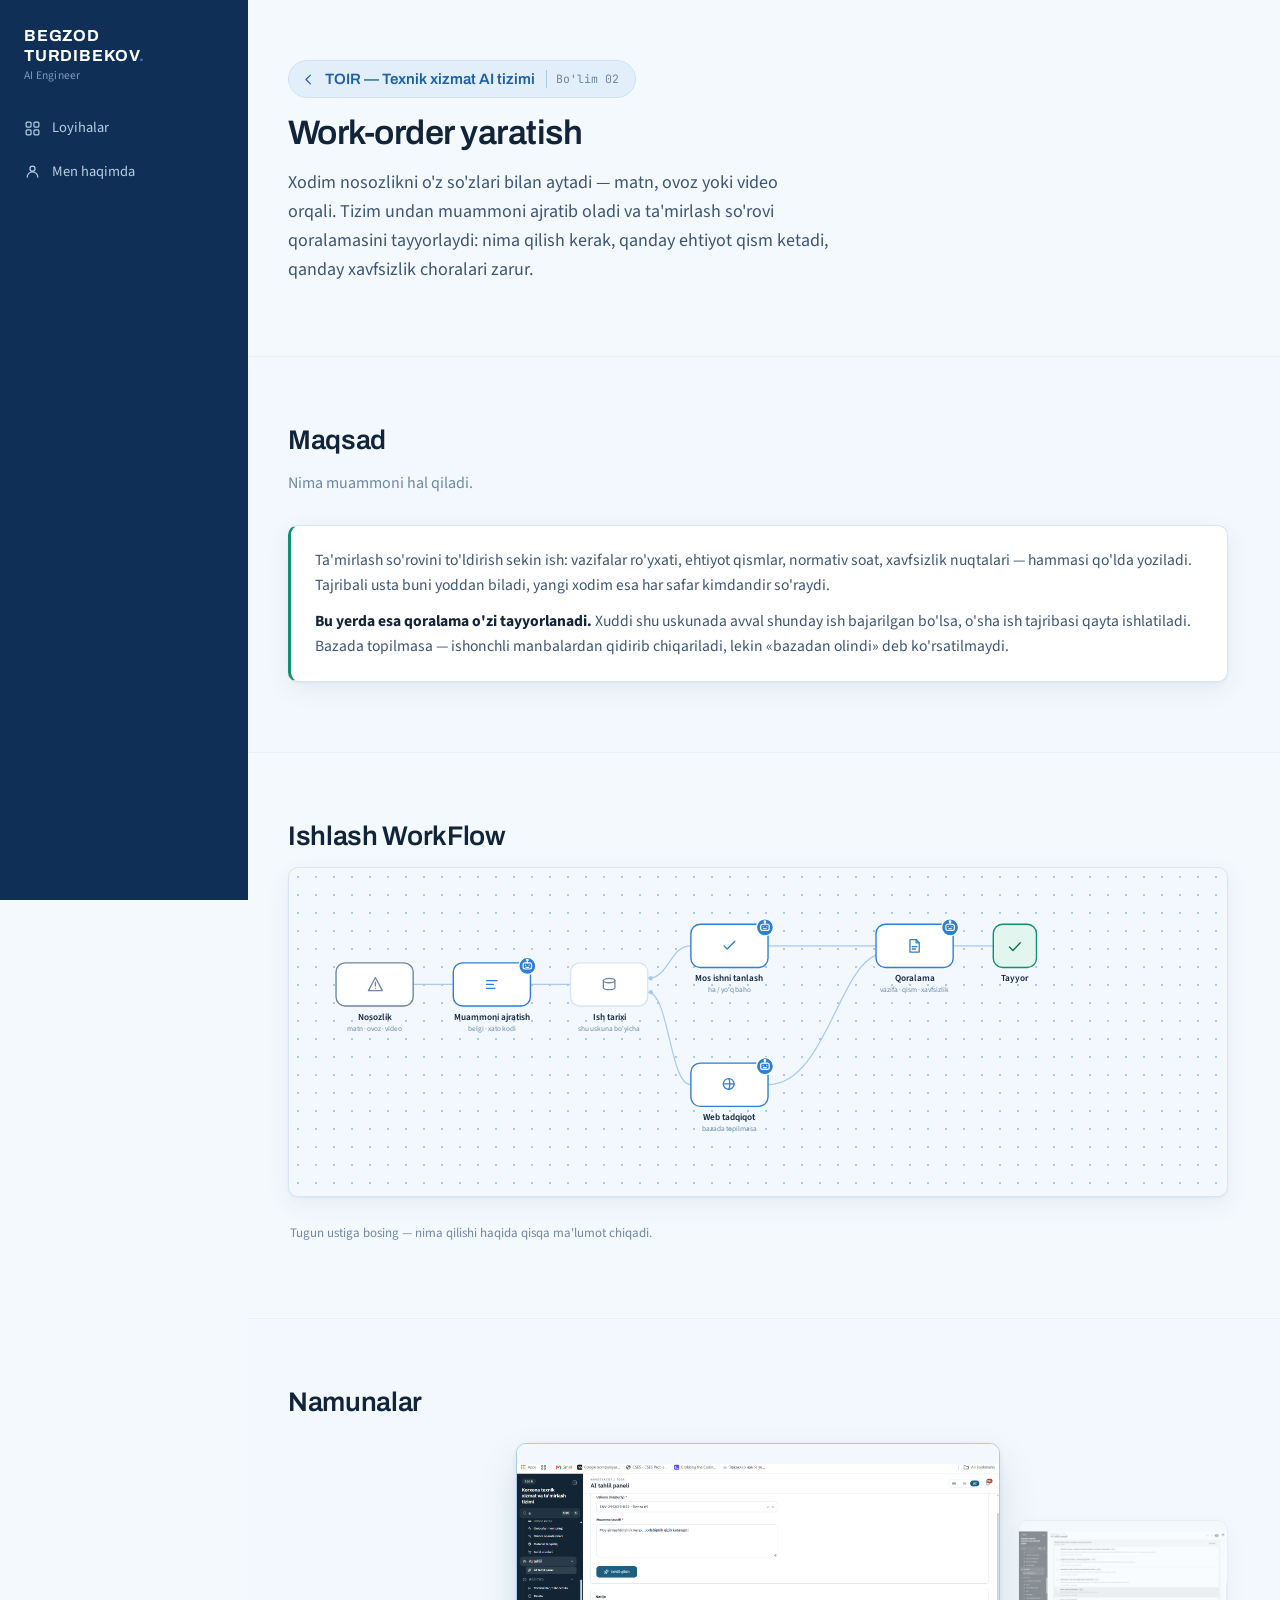
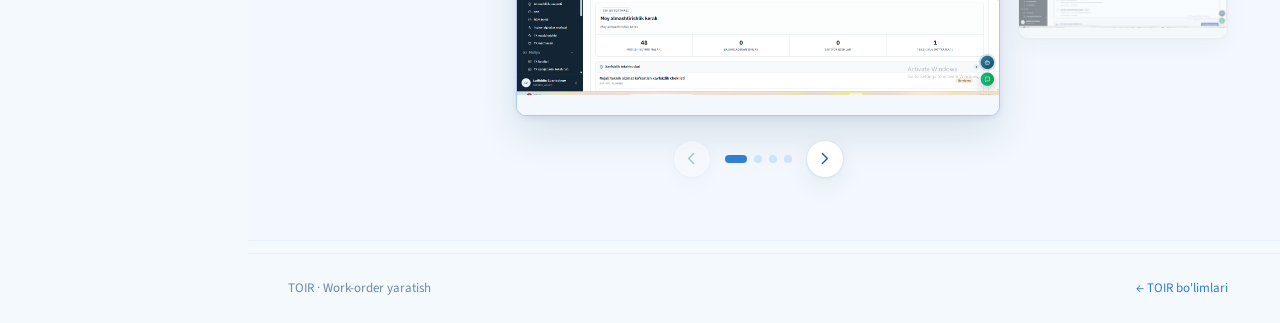
<file: toir/work-order.html>
<!doctype html>
<html lang="uz">
<head>
<meta charset="utf-8">
<meta name="viewport" content="width=device-width, initial-scale=1, viewport-fit=cover">
<title>Work-order yaratish — TOIR</title>
<meta name="description" content="Nosozlik tavsifidan ta'mirlash so'rovi qoralamasi: vazifalar, ehtiyot qismlar, xavfsizlik ro'yxati.">
<link rel="preconnect" href="https://fonts.googleapis.com">
<link rel="preconnect" href="https://fonts.gstatic.com" crossorigin>
<link rel="stylesheet" href="https://fonts.googleapis.com/css2?family=Archivo:wght@500;600;700&family=Source+Sans+3:wght@400;600&family=JetBrains+Mono:wght@400;600&display=swap">
<link rel="stylesheet" href="../assets/style.css">
</head>
<body>

<a class="skip" href="#main">Asosiy qismga o'tish</a>

<div class="shell">

  <aside class="side">
    <a class="side-brand" href="../index.html">
      BEGZOD <br>TURDIBEKOV<span class="dot">.</span>
      <small>AI Engineer</small>
    </a>

    <nav class="side-nav" aria-label="Asosiy">
      <a href="../index.html">
        <svg viewBox="0 0 24 24" aria-hidden="true">
          <rect x="3" y="3" width="7" height="7" rx="1.5"/>
          <rect x="14" y="3" width="7" height="7" rx="1.5"/>
          <rect x="3" y="14" width="7" height="7" rx="1.5"/>
          <rect x="14" y="14" width="7" height="7" rx="1.5"/>
        </svg>
        Loyihalar
      </a>
      <a href="../about.html">
        <svg viewBox="0 0 24 24" aria-hidden="true">
          <circle cx="12" cy="8" r="3.6"/>
          <path d="M4.5 20a7.5 7.5 0 0115 0"/>
        </svg>
        Men haqimda
      </a>
    </nav>
  </aside>

  <div class="main">
    <main id="main">

      <!-- ============ HERO ============ -->
      <section class="wrap hero">
        <a class="proj-back" href="index.html">
          <svg viewBox="0 0 24 24" aria-hidden="true">
            <path d="M15 5l-7 7 7 7"/>
          </svg>
          TOIR &mdash; Texnik xizmat AI tizimi
          <span class="step-n">Bo'lim 02</span>
        </a>
        <h1>Work-order yaratish</h1>
        <p class="hero-lead">
          Xodim nosozlikni o'z so'zlari bilan aytadi &mdash; matn, ovoz yoki
          video orqali. Tizim undan muammoni ajratib oladi va ta'mirlash
          so'rovi qoralamasini tayyorlaydi: nima qilish kerak, qanday
          ehtiyot qism ketadi, qanday xavfsizlik choralari zarur.
        </p>
      </section>

      <!-- ============ MAQSAD ============ -->
      <section class="band band-alt">
        <div class="wrap">
          <h2 class="sec-h">Maqsad</h2>
          <p class="sec-lead">Nima muammoni hal qiladi.</p>

          <div class="purpose">
            <p>
              Ta'mirlash so'rovini to'ldirish sekin ish: vazifalar ro'yxati,
              ehtiyot qismlar, normativ soat, xavfsizlik nuqtalari &mdash;
              hammasi qo'lda yoziladi. Tajribali usta buni yoddan biladi,
              yangi xodim esa har safar kimdandir so'raydi.
            </p>
            <p>
              <b>Bu yerda esa qoralama o'zi tayyorlanadi.</b> Xuddi shu
              uskunada avval shunday ish bajarilgan bo'lsa, o'sha
              ish tajribasi qayta ishlatiladi. Bazada topilmasa &mdash;
              ishonchli manbalardan qidirib chiqariladi, lekin
              &laquo;bazadan olindi&raquo; deb ko'rsatilmaydi.
            </p>
          </div>
        </div>
      </section>

      <!-- ============ OQIM ============ -->
      <section class="band">
        <div class="wrap">
          <h2 class="sec-h">Ishlash WorkFlow</h2>

          <div class="canvas">
            <svg viewBox="0 -18 1190 400" role="img"
                 aria-label="Work-order yaratish oqimi: nosozlik tavsifidan qoralamagacha">

              <!-- ===== asosiy yo'l ===== -->
              <path class="wf-link" d="M 148 120 C 174 120 176 120 200 120"/>
              <path class="wf-link" d="M 300 120 C 326 120 328 120 352 120"/>
              <path class="wf-link" d="M 452 112 C 480 112 480 70 508 70"/>
              <path class="wf-link" d="M 608 70 C 660 70 700 70 748 70"/>
              <!-- topilmasa: pastki tarmoq -->
              <path class="wf-link" d="M 452 130 C 480 130 480 250 508 250"/>
              <path class="wf-link" d="M 608 250 C 680 250 700 100 748 82"/>
              <!-- chiqish -->
              <path class="wf-link" d="M 848 70 C 872 70 876 70 900 70"/>

              <!-- IN: nosozlik -->
              <g class="wf-hit" data-node="kirish" tabindex="0" role="button" aria-label="Nosozlik tavsifi tuguni haqida">
                <rect class="wf-box wf-box-in" x="48" y="92" width="100" height="56" rx="12" stroke-width="1.8"/>
                <g transform="translate(89 110)">
                  <path class="wf-ic wf-ic-in" d="M10 1l9 17H1z"/>
                  <path class="wf-ic wf-ic-in" d="M10 7v5M10 15v.01"/>
                </g>
                <text class="wf-title" x="98" y="166" text-anchor="middle" font-size="12">Nosozlik</text>
                <text class="wf-sub" x="98" y="180" text-anchor="middle" font-size="9.5">matn &#183; ovoz &#183; video</text>
              </g>

              <!-- Ajratish -->
              <g class="wf-hit" data-node="ajratish" tabindex="0" role="button" aria-label="Muammoni ajratish tuguni haqida">
                <rect class="wf-box wf-box-ai" x="200" y="92" width="100" height="56" rx="12" stroke-width="1.8"/>
                <g transform="translate(240 110)">
                  <path class="wf-ic" d="M3 5h14M3 10h9M3 15h11"/>
                </g>
                <text class="wf-title" x="250" y="166" text-anchor="middle" font-size="12">Muammoni ajratish</text>
                <text class="wf-sub" x="250" y="180" text-anchor="middle" font-size="9.5">belgi &#183; xato kodi</text>
                <g transform="translate(296 96)">
                  <circle class="wf-bot-bg" cx="0" cy="0" r="11"/>
                  <rect class="wf-bot" x="-5.5" y="-4" width="11" height="8" rx="2.5"/>
                  <path class="wf-bot" d="M0 -4v-2.6"/>
                  <circle class="wf-bot" cx="0" cy="-7.6" r="1"/>
                  <path class="wf-bot" d="M-2.4 -1h.01M2.4 -1h.01"/>
                  <path class="wf-bot" d="M-1.8 1.8h3.6"/>
                </g>
              </g>

              <!-- Tarix yuklash -->
              <g class="wf-hit" data-node="tarix" tabindex="0" role="button" aria-label="Ish tarixi tuguni haqida">
                <rect class="wf-box" x="352" y="92" width="100" height="56" rx="12" stroke-width="1.8"/>
                <g transform="translate(392 111)">
                  <ellipse class="wf-ic wf-ic-plain" cx="10" cy="4" rx="7.5" ry="2.8"/>
                  <path class="wf-ic wf-ic-plain" d="M2.5 4v9c0 1.6 3.4 2.8 7.5 2.8s7.5-1.2 7.5-2.8V4"/>
                </g>
                <text class="wf-title" x="402" y="166" text-anchor="middle" font-size="12">Ish tarixi</text>
                <text class="wf-sub" x="402" y="180" text-anchor="middle" font-size="9.5">shu uskuna bo'yicha</text>
                <circle class="wf-dot" cx="456" cy="112" r="2.8"/>
                <circle class="wf-dot" cx="456" cy="130" r="2.8"/>
              </g>

              <!-- Moslash -->
              <g class="wf-hit" data-node="moslash" tabindex="0" role="button" aria-label="Mos ishni tanlash tuguni haqida">
                <rect class="wf-box wf-box-ai" x="508" y="42" width="100" height="56" rx="12" stroke-width="1.8"/>
                <g transform="translate(548 60)">
                  <path class="wf-ic" d="M3 10l4 4 10-10"/>
                </g>
                <text class="wf-title" x="558" y="116" text-anchor="middle" font-size="12">Mos ishni tanlash</text>
                <text class="wf-sub" x="558" y="130" text-anchor="middle" font-size="9.5">ha / yo'q baho</text>
                <g transform="translate(604 46)">
                  <circle class="wf-bot-bg" cx="0" cy="0" r="11"/>
                  <rect class="wf-bot" x="-5.5" y="-4" width="11" height="8" rx="2.5"/>
                  <path class="wf-bot" d="M0 -4v-2.6"/>
                  <circle class="wf-bot" cx="0" cy="-7.6" r="1"/>
                  <path class="wf-bot" d="M-2.4 -1h.01M2.4 -1h.01"/>
                  <path class="wf-bot" d="M-1.8 1.8h3.6"/>
                </g>
              </g>

              <!-- Web qidiruv -->
              <g class="wf-hit" data-node="qidiruv" tabindex="0" role="button" aria-label="Web tadqiqot tuguni haqida">
                <rect class="wf-box wf-box-ai" x="508" y="222" width="100" height="56" rx="12" stroke-width="1.8"/>
                <g transform="translate(548 240)">
                  <circle class="wf-ic" cx="9" cy="9" r="7"/>
                  <path class="wf-ic" d="M2 9h14M9 2c2 2.4 2 11.6 0 14"/>
                </g>
                <text class="wf-title" x="558" y="296" text-anchor="middle" font-size="12">Web tadqiqot</text>
                <text class="wf-sub" x="558" y="310" text-anchor="middle" font-size="9.5">bazada topilmasa</text>
                <g transform="translate(604 226)">
                  <circle class="wf-bot-bg" cx="0" cy="0" r="11"/>
                  <rect class="wf-bot" x="-5.5" y="-4" width="11" height="8" rx="2.5"/>
                  <path class="wf-bot" d="M0 -4v-2.6"/>
                  <circle class="wf-bot" cx="0" cy="-7.6" r="1"/>
                  <path class="wf-bot" d="M-2.4 -1h.01M2.4 -1h.01"/>
                  <path class="wf-bot" d="M-1.8 1.8h3.6"/>
                </g>
              </g>

              <!-- Qoralama -->
              <g class="wf-hit" data-node="qoralama" tabindex="0" role="button" aria-label="Qoralama tuguni haqida">
                <rect class="wf-box wf-box-ai" x="748" y="42" width="100" height="56" rx="12" stroke-width="1.8"/>
                <g transform="translate(788 60)">
                  <path class="wf-ic" d="M4 2h8l4 4v12H4z"/>
                  <path class="wf-ic" d="M12 2v4h4M7 11h6M7 14h4"/>
                </g>
                <text class="wf-title" x="798" y="116" text-anchor="middle" font-size="12">Qoralama</text>
                <text class="wf-sub" x="798" y="130" text-anchor="middle" font-size="9.5">vazifa &#183; qism &#183; xavfsizlik</text>
                <g transform="translate(844 46)">
                  <circle class="wf-bot-bg" cx="0" cy="0" r="11"/>
                  <rect class="wf-bot" x="-5.5" y="-4" width="11" height="8" rx="2.5"/>
                  <path class="wf-bot" d="M0 -4v-2.6"/>
                  <circle class="wf-bot" cx="0" cy="-7.6" r="1"/>
                  <path class="wf-bot" d="M-2.4 -1h.01M2.4 -1h.01"/>
                  <path class="wf-bot" d="M-1.8 1.8h3.6"/>
                </g>
              </g>

              <!-- OUT -->
              <g class="wf-hit" data-node="natija" tabindex="0" role="button" aria-label="Natija tuguni haqida">
                <rect class="wf-box wf-box-out" x="900" y="42" width="56" height="56" rx="12" stroke-width="1.8"/>
                <g transform="translate(919 62)">
                  <path class="wf-ic wf-ic-out" d="M2 9.5l4.5 4.5L16 4"/>
                </g>
                <text class="wf-title" x="928" y="116" text-anchor="middle" font-size="12">Tayyor</text>
              </g>

            </svg>
          </div>

          <div class="node-info idle" id="node-info">
            <p>Tugun ustiga bosing &mdash; nima qilishi haqida qisqa ma'lumot chiqadi.</p>
          </div>
        </div>
      </section>

      <!-- ============ NAMUNALAR ============ -->
      <section class="band band-alt">
        <div class="wrap">
          <h2 class="sec-h">Namunalar</h2>

          <div class="carousel" id="shots">
            <div class="car-track" id="car-track">
              <figure class="car-item">
                <img src="images/work-order/wo-1.png"
                     alt="AI tahlil paneli: uskuna tanlash, muammo tavsifi va tayyorlangan natija"
                     loading="lazy">
              </figure>

              <figure class="car-item">
                <img src="images/work-order/wo-2.png"
                     alt="Tayyorlangan xavfsizlik ro'yxati: kritik nuqtalar belgilangan"
                     loading="lazy">
              </figure>

              <figure class="car-item">
                <img src="images/work-order/wo-4.png"
                     alt="Kiritish shakli: matn, rasm, video yoki audio tanlanadi, uskuna va muammo tavsifi yoziladi"
                     loading="lazy">
              </figure>

              <figure class="car-item">
                <img src="images/work-order/wo-3.png"
                     alt="Tayyorlangan ish buyurtmasi: bajariladigan ishlar, ehtiyot qismlar va xavfsizlik tekshiruvlari"
                     loading="lazy">
              </figure>
            </div>

            <div class="car-nav">
              <button class="car-btn" id="car-prev" type="button" aria-label="Oldingi rasm">
                <svg viewBox="0 0 24 24" aria-hidden="true"><path d="M15 5l-7 7 7 7"/></svg>
              </button>
              <div class="car-dots" id="car-dots" role="tablist" aria-label="Rasmlar"></div>
              <button class="car-btn" id="car-next" type="button" aria-label="Keyingi rasm">
                <svg viewBox="0 0 24 24" aria-hidden="true"><path d="M9 5l7 7-7 7"/></svg>
              </button>
            </div>
          </div>
        </div>
      </section>

    </main>

    <footer class="foot">
      <div class="wrap foot-in">
        <span>TOIR &middot; Work-order yaratish</span>
        <a href="index.html">&larr; TOIR bo'limlari</a>
      </div>
    </footer>
  </div>

</div>

<script>
// Canvas tugunlari haqida qisqa ma'lumot.
(function () {
  var DATA = {
    'kirish': {
      t: 'Nosozlik tavsifi keladi',
      bot: false,
      p: 'Xodim muammoni o’z so’zlari bilan aytadi. Uch yo’l bor: matn yozish, ovozli xabar qoldirish yoki video yuborish. Ovoz matnga o’giriladi, videodan esa nuqson kadrlari ajratib olinadi — ikkala holatda ham keyingi qadamga matn tushadi.',
      u: ['FastAPI', 'STT', 'vision']
    },
    'ajratish': {
      t: 'Muammo ajratib olinadi',
      bot: true,
      p: 'Erkin matndan uchta narsa ajratiladi: muammoning o’zi, kuzatilgan belgilar va xato kodi. «Nasos qattiq shovqin qilyapti, moy oqyapti» degan gapdan tizim tushunadigan maydonlar chiqadi. Hech narsa topilmasa, oqim shu yerda to’xtaydi — bo’sh qoralama yasalmaydi.',
      u: ['model', 'structured output']
    },
    'tarix': {
      t: 'Shu uskunaning ish tarixi yuklanadi',
      bot: false,
      p: 'Aynan shu uskunada avval bajarilgan ishlar va rejalashtirilgan ko’riklar bazadan olinadi. Mazmunan bir xil yozuvlar bittaga birlashtiriladi — aks holda model o’nta bir xil variant orasidan tanlashga majbur bo’lardi. Uskunada umuman ish tarixi bo’lmasa, oqim to’g’ridan-to’g’ri web tadqiqotga o’tadi.',
      u: ['PostgreSQL', 'dedup', 'read-only']
    },
    'moslash': {
      t: 'Mos ish tanlanadi',
      bot: true,
      p: 'Model har bir nomzodni binar baholaydi: bu aytilgan ish, ha yoki yo’q. Keyin mos deb topilganlar orasidan eng foydalisi qayta tanlanadi — qaysi birida ko’proq amaliy ko’rsatma bor. Hech biri mos kelmasa majburan tanlanmaydi: noto’g’ri ko’rsatma bermaslik yo’qdan yomonroq.',
      u: ['model', 'ikki bosqich', 'binar baho']
    },
    'qidiruv': {
      t: 'Web tadqiqot',
      bot: true,
      p: 'Bazada mos ish topilmasa, xodim quruqdan qolmasligi kerak. Ish tartibi va xavfsizlik choralari ochiq manbalardan qidirib topiladi va o’sha shaklda qaytariladi. Natija «tadqiqot» deb belgilanadi — hech qachon baza yozuvi sifatida ko’rsatilmaydi.',
      u: ['model', 'Tavily', 'web search']
    },
    'qoralama': {
      t: 'Qoralama yig’iladi',
      bot: true,
      p: 'Natija bir xil shaklda yig’iladi: bajariladigan vazifalar va normativ soat, kerakli ehtiyot qismlar miqdori bilan, xavfsizlik ro’yxati — qaysi nuqta kritik ekani belgilangan holda.',
      u: ['model', 'structured output']
    },
    'natija': {
      t: 'Qoralama qaytadi',
      bot: false,
      p: 'Tayyor qoralama xodimga ko’rsatiladi — u tekshirib, tuzatib, so’ng tasdiqlaydi. Tizim o’zi so’rov ochmaydi: oxirgi qaror odamda qoladi. Og’ir ishlov (video, uzoq qidiruv) fon navbatida bajariladi.',
      u: ['JSON javob', 'background job']
    }
  };

  var box = document.getElementById('node-info');
  if (!box) return;
  var hits = document.querySelectorAll('.wf-hit');

  function show(key, el) {
    var d = DATA[key];
    if (!d) return;
    hits.forEach(function (h) { h.classList.remove('sel'); });
    el.classList.add('sel');
    var tag = d.bot
      ? '<span class="ni-bot">Model bajaradi</span>'
      : '<span class="ni-plain">Kod bajaradi</span>';
    var used = d.u.map(function (x) { return '<span>' + x + '</span>'; }).join('');
    box.className = 'node-info';
    box.innerHTML =
      '<div class="ni-head"><h3>' + d.t + '</h3>' + tag + '</div>' +
      '<p class="ni-text">' + d.p + '</p>' +
      '<div class="ni-used">' + used + '</div>';
  }

  hits.forEach(function (el) {
    el.addEventListener('click', function () {
      show(el.getAttribute('data-node'), el);
    });
    el.addEventListener('keydown', function (e) {
      if (e.key === 'Enter' || e.key === ' ') {
        e.preventDefault();
        show(el.getAttribute('data-node'), el);
      }
    });
  });
})();
</script>

<script>
// Rasm karuseli.
(function () {
  var track = document.getElementById('car-track');
  if (!track) return;

  var items = Array.prototype.slice.call(track.querySelectorAll('.car-item'));
  var dotsBox = document.getElementById('car-dots');
  var prev = document.getElementById('car-prev');
  var next = document.getElementById('car-next');
  var at = 0;

  // Rasm yo'q bo'lsa karusel butunlay yashiriladi.
  if (!items.length) {
    var box = document.getElementById('shots');
    if (box) box.hidden = true;
    return;
  }

  var dots = items.map(function (_, i) {
    var b = document.createElement('button');
    b.type = 'button';
    b.className = 'car-dot';
    b.setAttribute('aria-label', (i + 1) + '-rasm');
    b.addEventListener('click', function () { go(i); });
    dotsBox.appendChild(b);
    return b;
  });

  function render() {
    items.forEach(function (el, i) {
      el.classList.remove('is-center', 'is-left', 'is-right', 'is-far');
      if (i === at) el.classList.add('is-center');
      else if (i === at - 1) el.classList.add('is-left');
      else if (i === at + 1) el.classList.add('is-right');
      else el.classList.add('is-far');
    });
    dots.forEach(function (b, i) { b.classList.toggle('on', i === at); });
    prev.disabled = at === 0;
    next.disabled = at === items.length - 1;
  }

  function go(i) {
    at = Math.max(0, Math.min(items.length - 1, i));
    render();
  }

  prev.addEventListener('click', function () { go(at - 1); });
  next.addEventListener('click', function () { go(at + 1); });

  items.forEach(function (el, i) {
    el.addEventListener('click', function () { if (i !== at) go(i); });
  });

  track.addEventListener('keydown', function (e) {
    if (e.key === 'ArrowLeft') { e.preventDefault(); go(at - 1); }
    if (e.key === 'ArrowRight') { e.preventDefault(); go(at + 1); }
  });

  var lastSwipe = 0;
  track.addEventListener('wheel', function (e) {
    var dx = e.deltaX;
    if (Math.abs(dx) < Math.abs(e.deltaY) || Math.abs(dx) < 12) return;
    e.preventDefault();
    var now = Date.now();
    if (now - lastSwipe < 380) return;
    lastSwipe = now;
    go(dx > 0 ? at + 1 : at - 1);
  }, { passive: false });

  var x0 = null;
  track.addEventListener('touchstart', function (e) {
    x0 = e.touches[0].clientX;
  }, { passive: true });
  track.addEventListener('touchend', function (e) {
    if (x0 === null) return;
    var dx = e.changedTouches[0].clientX - x0;
    if (Math.abs(dx) > 40) go(dx < 0 ? at + 1 : at - 1);
    x0 = null;
  });

  if (items.length < 2) {
    document.querySelector('.car-nav').style.display = 'none';
  }

  render();
})();
</script>

</body>
</html>
</file>
<file: assets/style.css>
/* ===========================================================
   Loyihalar sayti — chap panel + och ko'k palitra
   =========================================================== */

:root {
  color-scheme: light;

  --sky-50:  #f2f8fd;
  --sky-100: #e3eefb;
  --sky-200: #cfe2f7;
  --sky-300: #a9caee;

  --blue:     #2f7fd4;
  --blue-dk:  #1d5fa8;
  --navy:     #10355f;

  --ink:      #12243a;
  --ink-2:    #3d5573;
  --ink-3:    #6f87a4;

  --line:      #d7e5f4;
  --line-soft: #e8f0fa;

  --bg:       #f4f9fe;
  --card:     #ffffff;
  --panel:    #0f2f56;
  --panel-2:  #14395f;

  --good:     #1f8a5f;
  --green:    #10916b;
  --green-dk: #0c6e51;
  --green-bg: #e2f5ee;
  --shadow:   0 1px 2px rgba(16,53,95,.05), 0 8px 24px rgba(16,53,95,.07);
  --shadow-l: 0 2px 6px rgba(16,53,95,.08), 0 18px 40px rgba(16,53,95,.12);

  --f-disp: "Archivo", "Helvetica Neue", Arial, sans-serif;
  --f-body: "Source Sans 3", -apple-system, "Segoe UI", sans-serif;
  --f-mono: "JetBrains Mono", "SF Mono", Consolas, monospace;

  --r:   10px;
  --r-s: 6px;
  --side: 248px;
}

@media (prefers-color-scheme: dark) {
  :root:not([data-theme="light"]) {
    color-scheme: dark;
    --sky-50:  #12202f;
    --sky-100: #16283a;
    --sky-200: #1d3549;
    --sky-300: #2b4b66;
    --blue:     #63aaf0;
    --blue-dk:  #8fc4f7;
    --navy:     #cfe2f7;
    --ink:      #e8f0f9;
    --ink-2:    #b2c6db;
    --ink-3:    #8199b5;
    --line:      #24384d;
    --line-soft: #1c2d3f;
    --bg:       #0d1722;
    --card:     #132132;
    --panel:    #0a1725;
    --panel-2:  #102133;
    --good:     #4fb98a;
    --green:    #4cc99b;
    --green-dk: #74dcb4;
    --green-bg: #12302a;
    --shadow:   0 1px 2px rgba(0,0,0,.3), 0 8px 24px rgba(0,0,0,.35);
    --shadow-l: 0 2px 6px rgba(0,0,0,.35), 0 18px 40px rgba(0,0,0,.45);
  }
}

:root[data-theme="dark"] {
  color-scheme: dark;
  --sky-50:  #12202f;
  --sky-100: #16283a;
  --sky-200: #1d3549;
  --sky-300: #2b4b66;
  --blue:     #63aaf0;
  --blue-dk:  #8fc4f7;
  --navy:     #cfe2f7;
  --ink:      #e8f0f9;
  --ink-2:    #b2c6db;
  --ink-3:    #8199b5;
  --line:      #24384d;
  --line-soft: #1c2d3f;
  --bg:       #0d1722;
  --card:     #132132;
  --panel:    #0a1725;
  --panel-2:  #102133;
  --good:     #4fb98a;
  --green:    #4cc99b;
  --green-dk: #74dcb4;
  --green-bg: #12302a;
  --shadow:   0 1px 2px rgba(0,0,0,.3), 0 8px 24px rgba(0,0,0,.35);
  --shadow-l: 0 2px 6px rgba(0,0,0,.35), 0 18px 40px rgba(0,0,0,.45);
}

* { box-sizing: border-box; }
html, body { margin: 0; }

body {
  background: var(--bg);
  color: var(--ink);
  font-family: var(--f-body);
  font-size: 16px;
  line-height: 1.62;
  overflow-wrap: break-word;
  -webkit-font-smoothing: antialiased;
}

img, svg { max-width: 100%; }
a { color: inherit; }

.skip {
  position: absolute; left: -9999px;
  background: var(--navy); color: #fff;
  padding: 10px 16px; z-index: 90; border-radius: var(--r-s);
}
.skip:focus { left: 12px; top: 12px; }

:focus-visible { outline: 2px solid var(--blue); outline-offset: 2px; }

/* ===========================================================
   CHAP PANEL
   =========================================================== */
.shell { display: flex; min-height: 100vh; }

.side {
  width: var(--side); flex: none;
  background: var(--panel);
  color: #dce9f7;
  display: flex; flex-direction: column;
  position: sticky; top: 0; height: 100vh;
  padding: 26px 0 20px;
}

.side-brand {
  display: block; text-decoration: none;
  padding: 0 24px 24px;
  font-family: var(--f-disp); font-weight: 700;
  font-size: 16px; line-height: 1.25;
  letter-spacing: .05em; color: #fff;
}
.side-brand .dot { color: var(--blue); }
.side-brand small {
  display: block; font-family: var(--f-body); font-weight: 400;
  font-size: 11.5px; letter-spacing: .02em; color: #7e9cbd;
  margin-top: 3px;
}

.side-nav { display: flex; flex-direction: column; gap: 2px; padding: 0 12px; }
.side-nav a {
  display: flex; align-items: center; gap: 11px;
  padding: 9px 12px; border-radius: var(--r-s);
  text-decoration: none; font-size: 14.5px; color: #b9cde3;
  transition: background .14s, color .14s;
}
.side-nav a:hover { background: var(--panel-2); color: #fff; }
.side-nav a[aria-current="page"] {
  background: var(--blue); color: #fff; font-weight: 600;
}
.side-nav svg {
  width: 17px; height: 17px; flex: none;
  fill: none; stroke: currentColor; stroke-width: 1.7;
  stroke-linecap: round; stroke-linejoin: round;
}

@media (max-width: 860px) {
  .shell { flex-direction: column; }
  .side {
    width: 100%; height: auto; position: static;
    padding: 14px 0 12px;
    flex-direction: row; align-items: center; flex-wrap: wrap;
    gap: 4px 10px;
  }
  .side-brand { padding: 0 16px; font-size: 14px; }
  .side-brand small { display: none; }
  .side-brand br { display: none; }
  .side-brand { word-spacing: .25em; }
  .side-nav { flex-direction: row; padding: 0 10px; flex-wrap: wrap; }
  .side-nav a { padding: 7px 11px; font-size: 13.5px; }
}

/* ===========================================================
   KONTENT
   =========================================================== */
.main { flex: 1; min-width: 0; }

.wrap {
  width: 100%; max-width: 1020px;
  /* Chapda panel turgani uchun kontent ham chapdan boshlanadi:
     markazlashtirilsa panel bilan matn orasida bo'sh yo'lak qoladi. */
  margin-inline: 0;
  padding-inline: clamp(18px, 3.4vw, 40px);
}

.band { padding-block: clamp(38px, 5.4vw, 62px); }
.band-alt { background: var(--sky-50); border-block: 1px solid var(--line-soft); }

.eyebrow {
  font-family: var(--f-mono); font-size: 11px;
  letter-spacing: .14em; text-transform: uppercase;
  color: var(--blue-dk); margin: 0 0 16px;
}

h1 {
  font-family: var(--f-disp); font-weight: 600;
  font-size: clamp(25px, 3.2vw, 34px); line-height: 1.22;
  letter-spacing: -.015em; margin: 0 0 14px; text-wrap: balance;
  max-width: 20ch;
}
/* Sarlavha ichida rang ishlatilmaydi: bitta gapni ikki rangga bo'lish
   e'tiborni mazmundan chalg'itadi. */
h1 em { font-style: normal; color: inherit; }

.sec-h {
  font-family: var(--f-disp); font-weight: 600;
  font-size: clamp(20px, 2.8vw, 27px); letter-spacing: -.012em;
  margin: 0 0 8px; text-wrap: balance;
}
.sec-lead { color: var(--ink-3); margin: 0 0 28px; max-width: 62ch; }

.lead {
  font-size: clamp(16px, 1.9vw, 18.5px);
  color: var(--ink-2); max-width: 58ch; margin: 0;
}

.mono { font-family: var(--f-mono); font-size: .92em; }
code {
  font-family: var(--f-mono); font-size: .87em;
  background: var(--sky-100); border: 1px solid var(--line-soft);
  padding: 1px 5px; border-radius: 4px; color: var(--blue-dk);
}

/* ===========================================================
   BOSH SAHIFA
   =========================================================== */
.home-hero { padding-block: clamp(44px, 6vw, 76px) clamp(26px, 3vw, 38px); }

.plist { display: grid; gap: 18px; }

.pcard {
  display: block; text-decoration: none;
  background: var(--card);
  border: 1px solid var(--line);
  border-radius: var(--r);
  padding: 26px 28px;
  box-shadow: var(--shadow);
  transition: transform .16s, box-shadow .16s, border-color .16s;
}
.pcard:hover {
  transform: translateY(-3px);
  box-shadow: var(--shadow-l);
  border-color: var(--sky-300);
}
.pcard-top { display: flex; align-items: center; gap: 12px; margin-bottom: 12px; }
.pcard-badge {
  width: 38px; height: 38px; flex: none; border-radius: 9px;
  background: var(--sky-100); color: var(--blue-dk);
  display: grid; place-items: center;
}
.pcard-badge svg {
  width: 20px; height: 20px; fill: none; stroke: currentColor;
  stroke-width: 1.7; stroke-linecap: round; stroke-linejoin: round;
}
.pcard-h {
  font-family: var(--f-disp); font-weight: 700;
  font-size: clamp(18px, 2.2vw, 22px); margin: 0;
  letter-spacing: -.012em; color: var(--ink);
}
.pcard-d { margin: 0 0 16px; color: var(--ink-2); max-width: 62ch; }
.pcard-foot {
  display: flex; flex-wrap: wrap; gap: 10px;
  align-items: center; justify-content: space-between;
}
.pcard-meta { display: flex; flex-wrap: wrap; gap: 6px; }
.pcard-meta span {
  font-family: var(--f-mono); font-size: 11px;
  background: var(--sky-50); border: 1px solid var(--line-soft);
  color: var(--ink-3); border-radius: 5px; padding: 3px 8px;
}
.pcard-go { font-size: 13.5px; font-weight: 600; color: var(--blue); white-space: nowrap; }

/* ===========================================================
   LOYIHA SAHIFASI
   =========================================================== */
.hero { padding-block: clamp(38px, 5vw, 60px) clamp(28px, 3.4vw, 42px); }

.hero-lead {
  font-size: clamp(15.5px, 1.85vw, 18px);
  color: var(--ink-2); max-width: 60ch; margin: 0 0 30px;
}

.demo {
  background: var(--card); border: 1px solid var(--line);
  border-radius: var(--r); padding: 20px 22px; margin-bottom: 26px;
  box-shadow: var(--shadow);
}
.demo-row { display: flex; gap: 12px; align-items: baseline; flex-wrap: wrap; }
.demo-tag {
  font-family: var(--f-mono); font-size: 10px; letter-spacing: .1em;
  text-transform: uppercase; color: var(--ink-3);
  border: 1px solid var(--line); border-radius: 4px;
  padding: 2px 7px; flex: none;
}
.demo-tag-a { color: #fff; border-color: var(--blue); background: var(--blue); }
.demo-text { font-size: 15.4px; min-width: 0; }
.demo-text b { color: var(--blue-dk); }
.demo-pipe {
  display: flex; align-items: center; gap: 8px; flex-wrap: wrap;
  margin: 13px 0; max-width: 100%;
  font-family: var(--f-mono); font-size: 10.6px; color: var(--ink-3);
}
.demo-pipe i { width: 14px; height: 1px; background: var(--sky-300); flex: none; }

.facts { display: grid; grid-template-columns: repeat(4, 1fr); gap: 12px; margin: 0; }
.facts > div {
  background: var(--card); border: 1px solid var(--line);
  border-radius: var(--r-s); padding: 15px 16px;
}
.facts dt {
  font-family: var(--f-disp); font-weight: 700; font-size: 25px;
  line-height: 1; color: var(--blue); font-variant-numeric: tabular-nums;
}
.facts dd { margin: 5px 0 0; font-size: 12.4px; color: var(--ink-3); }
@media (max-width: 620px) { .facts { grid-template-columns: repeat(2, 1fr); } }

.grid {
  display: grid; gap: 16px;
  grid-template-columns: repeat(auto-fit, minmax(min(268px, 100%), 1fr));
}
.mod {
  background: var(--card); border: 1px solid var(--line);
  border-radius: var(--r); padding: 22px 22px 20px;
  display: flex; flex-direction: column;
  box-shadow: var(--shadow);
  transition: transform .16s, box-shadow .16s;
}
.mod:hover { transform: translateY(-2px); box-shadow: var(--shadow-l); }
.mod-top { display: flex; align-items: center; gap: 11px; margin-bottom: 11px; }
.ico-box {
  width: 34px; height: 34px; flex: none; border-radius: 8px;
  background: var(--sky-100); color: var(--blue-dk);
  display: grid; place-items: center;
}
.ico {
  width: 18px; height: 18px;
  fill: none; stroke: currentColor; stroke-width: 1.7;
  stroke-linecap: round; stroke-linejoin: round;
}
.mod h3 {
  font-family: var(--f-disp); font-weight: 600; font-size: 16.5px;
  margin: 0; letter-spacing: -.008em;
}
.mod > p { margin: 0 0 12px; color: var(--ink-2); font-size: 14.5px; }
.bul { margin: 0 0 16px; padding: 0; list-style: none; }
.bul li {
  position: relative; padding-left: 16px; margin-bottom: 5px;
  font-size: 13.5px; color: var(--ink-3);
}
.bul li::before {
  content: ""; position: absolute; left: 0; top: .56em;
  width: 5px; height: 5px; border-radius: 50%; background: var(--sky-300);
}
.tags { display: flex; flex-wrap: wrap; gap: 6px; margin-top: auto; }
.tags span {
  font-family: var(--f-mono); font-size: 10.6px;
  color: var(--blue-dk); background: var(--sky-50);
  border: 1px solid var(--line-soft); border-radius: 5px;
  padding: 3px 7px;
}

.flow {
  list-style: none; margin: 0 0 30px; padding: 0;
  display: grid; gap: 14px;
  grid-template-columns: repeat(auto-fit, minmax(min(212px, 100%), 1fr));
}
.flow li {
  background: var(--card); border: 1px solid var(--line);
  border-radius: var(--r); padding: 18px 19px 16px;
  box-shadow: var(--shadow);
}
.step {
  display: inline-grid; place-items: center;
  width: 24px; height: 24px; border-radius: 50%;
  font-family: var(--f-mono); font-size: 11.5px; font-weight: 600;
  color: #fff; background: var(--blue); margin-bottom: 10px;
}
.flow h3 {
  font-family: var(--f-disp); font-weight: 600; font-size: 15.4px;
  margin: 0 0 8px;
}
.flow p { margin: 0 0 9px; font-size: 13.8px; color: var(--ink-2); }
.flow .note {
  margin: 0; font-size: 12.4px; color: var(--ink-3);
  padding-top: 9px; border-top: 1px solid var(--line-soft);
}

.two {
  display: grid; gap: 16px;
  grid-template-columns: repeat(auto-fit, minmax(min(280px, 100%), 1fr));
}
.panel-c {
  background: var(--card); border: 1px solid var(--line);
  border-radius: var(--r); padding: 22px 23px; box-shadow: var(--shadow);
}
.panel-h {
  font-family: var(--f-disp); font-weight: 600; font-size: 16px;
  margin: 0 0 15px;
}
.mode { padding-bottom: 13px; margin-bottom: 13px; border-bottom: 1px solid var(--line-soft); }
.mode:last-child { padding-bottom: 0; margin-bottom: 0; border-bottom: none; }
.mode b { display: block; font-size: 14.4px; margin-bottom: 3px; }
.mode p { margin: 0; font-size: 13.7px; color: var(--ink-3); }

.checks { list-style: none; margin: 0; padding: 0; }
.checks li {
  position: relative; padding-left: 25px; margin-bottom: 9px;
  font-size: 14px; color: var(--ink-2);
}
.checks li::before {
  content: ""; position: absolute; left: 4px; top: .32em;
  width: 9px; height: 5px;
  border-left: 1.9px solid var(--green); border-bottom: 1.9px solid var(--green);
  transform: rotate(-45deg);
}

.stack { border-top: 1px solid var(--line); }
.srow {
  display: grid; grid-template-columns: 172px 1fr; gap: 5px 24px;
  padding: 13px 0; border-bottom: 1px solid var(--line-soft);
}
.srow h3 {
  font-family: var(--f-disp); font-weight: 600; font-size: 13.6px;
  margin: 0; color: var(--blue-dk);
}
.srow p { margin: 0; font-size: 14px; color: var(--ink-3); }
@media (max-width: 620px) { .srow { grid-template-columns: 1fr; } }

/* Men haqimda */
.about-grid {
  display: grid; gap: 16px;
  grid-template-columns: repeat(auto-fit, minmax(min(240px, 100%), 1fr));
}
.skill {
  background: var(--card); border: 1px solid var(--line);
  border-radius: var(--r); padding: 20px 21px; box-shadow: var(--shadow);
}
.skill h3 {
  font-family: var(--f-disp); font-weight: 600; font-size: 15px;
  margin: 0 0 10px; color: var(--blue-dk);
}
.skill p { margin: 0; font-size: 14px; color: var(--ink-2); }
.skill ul { margin: 0; padding-left: 18px; font-size: 14px; color: var(--ink-2); }
.skill li { margin-bottom: 4px; }

.crumb {
  display: inline-flex; align-items: center; gap: 7px;
  font-size: 13px; color: var(--ink-3); text-decoration: none;
  margin-bottom: 18px;
}
.crumb:hover { color: var(--blue); }

.foot {
  border-top: 1px solid var(--line-soft);
  padding-block: 24px; margin-top: 12px;
}
.foot-in {
  display: flex; flex-wrap: wrap; gap: 6px 18px;
  justify-content: space-between; font-size: 13px; color: var(--ink-3);
}
.foot a { color: var(--blue); text-decoration: none; }

@media (max-width: 480px) {
  .demo { padding: 16px 15px; }
  .mod, .panel-c, .skill { padding: 18px 16px; }
  .pcard { padding: 20px 18px; }
  .flow li { padding: 15px 15px 14px; }
}

@media (prefers-reduced-motion: reduce) {
  * { animation: none !important; transition: none !important; }
}

/* ===========================================================
   MEN HAQIMDA — tajriba, ta'lim, aloqa
   =========================================================== */

/* Aloqa qatori */
.contact {
  display: flex; flex-wrap: wrap; gap: 10px;
  margin-top: 22px;
}
.contact a, .contact span {
  display: inline-flex; align-items: center; gap: 8px;
  background: var(--card); border: 1px solid var(--line);
  border-radius: 999px; padding: 7px 15px;
  font-size: 13.6px; color: var(--ink-2); text-decoration: none;
  box-shadow: var(--shadow);
}
.contact a:hover { border-color: var(--green); color: var(--green-dk); }
.contact svg {
  width: 15px; height: 15px; flex: none;
  fill: none; stroke: var(--blue); stroke-width: 1.7;
  stroke-linecap: round; stroke-linejoin: round;
}

/* Vaqt chizig'i — tajriba va ta'lim.

   Har yozuv alohida KARTA: ilgari ular faqat chiziq bilan bog'langan
   edi va uchta ish bitta uzun matndek ko'rinardi. Karta chegarasi
   ularni aniq ajratadi. */
.tl { list-style: none; margin: 0; padding: 0; display: grid; gap: 14px; }

.tl > li {
  position: relative;
  background: var(--card);
  border: 1px solid var(--line);
  border-radius: var(--r);
  padding: 20px 21px 18px;
  box-shadow: var(--shadow);
}

.tl-head {
  display: flex; flex-wrap: wrap; gap: 4px 14px;
  align-items: baseline; margin-bottom: 2px;
}
.tl-label {
  font-family: var(--f-mono); font-size: 9.6px;
  letter-spacing: .13em; text-transform: uppercase;
  color: var(--ink-3); display: block; margin-bottom: 3px;
}
.tl-role {
  font-family: var(--f-disp); font-weight: 600; font-size: 16.5px;
  margin: 0; color: var(--ink);
}
.tl-when {
  font-family: var(--f-mono); font-size: 11.5px; color: var(--ink-3);
  margin-left: auto; background: var(--sky-50);
  border: 1px solid var(--line-soft); border-radius: 999px;
  padding: 2px 10px; white-space: nowrap;
}
.tl > li.now .tl-when {
  color: var(--green-dk); background: var(--green-bg);
  border-color: transparent; font-weight: 600;
}
.tl-org {
  font-size: 13.6px; color: var(--blue-dk); font-weight: 600;
  margin: 0 0 10px;
}
.tl ul { margin: 0; padding: 0; list-style: none; }
.tl ul li {
  position: relative; padding-left: 20px;
  font-size: 14px; color: var(--ink-2); margin-bottom: 6px;
}
/* Brauzer markeri juda och va kichik edi. O'z belgimiz: to'ldirilgan
   nuqta, matn birinchi qatori bilan bir tekisda.
   
   Rang holatni bildiradi: tugagan ish uchun so'nik (sana chipi bilan
   bir xil oilada), hozirgi ish uchun yashil. Shunda qaysi biri faol
   ekani bir qarashda ko'rinadi. */
.tl ul li::before {
  content: ""; position: absolute; left: 3px; top: .58em;
  width: 6px; height: 6px; border-radius: 50%;
  background: var(--sky-300);
}
.tl > li.now ul li::before { background: var(--green); }

/* Tugagan yozuv butunlay so'niqroq: tashkilot nomi ham asosiy ko'k
   emas, oddiy matn rangida. */
.tl > li:not(.now) .tl-org { color: var(--ink-3); }
.tl > li.now .tl-org { color: var(--green-dk); }

@media (max-width: 560px) {
  .tl-when { margin-left: 0; }
  .tl > li { padding: 16px 16px 14px; }
}

/* Yutuq */
.award {
  display: flex; gap: 14px; align-items: flex-start;
  background: var(--card); border: 1px solid var(--line);
  border-left: 3px solid var(--green);
  border-radius: var(--r); padding: 18px 20px; box-shadow: var(--shadow);
}
.award-ico {
  width: 36px; height: 36px; flex: none; border-radius: 9px;
  background: var(--green-bg); color: var(--green-dk);
  display: grid; place-items: center;
}
.award-ico svg {
  width: 19px; height: 19px; fill: none; stroke: currentColor;
  stroke-width: 1.7; stroke-linecap: round; stroke-linejoin: round;
}
.award b {
  display: block; font-family: var(--f-disp); font-size: 15px;
  margin-bottom: 3px;
}
.award p { margin: 0; font-size: 13.8px; color: var(--ink-3); }

/* Til darajasi */
.langs { display: grid; gap: 12px; max-width: 420px; }
.lang-row {
  display: flex; align-items: center; gap: 14px;
  font-size: 14.2px;
}
.lang-row b { flex: 0 0 92px; font-weight: 600; }
.dots { display: flex; gap: 5px; }
.dots i {
  width: 9px; height: 9px; border-radius: 50%;
  background: var(--sky-200); display: block;
}
.dots i.on { background: var(--green); }
.lang-note { font-size: 12.6px; color: var(--ink-3); }

/* Qiziqishlar */
.chips { display: flex; flex-wrap: wrap; gap: 8px; }
.chips span {
  background: var(--green-bg); border: 1px solid transparent;
  border-radius: 999px; padding: 6px 14px;
  font-size: 13.4px; color: var(--green-dk); font-weight: 600;
}

/* Sahifasi hali yo'q loyiha: karta ko'rinadi, lekin bosilmaydi.
   Ko'tarilish effekti ham yo'q - aks holda bosish mumkindek tuyuladi. */
.pcard-static { cursor: default; }
.pcard-static:hover {
  transform: none;
  box-shadow: var(--shadow);
  border-color: var(--line);
}

/* Sahifasi hali yo'q loyiha belgisi. */
.soon {
  font-size: 12.4px; font-weight: 600; white-space: nowrap;
  color: var(--green-dk); background: var(--green-bg);
  border-radius: 999px; padding: 4px 11px;
}

/* Loyiha kimning buyurtmasi ekani. Shaxsiy loyiha bilan ish
   loyihasini ajratadi - ikkalasi bir ro'yxatda turgani uchun. */
.org-tag {
  display: inline-flex; align-items: center; gap: 6px;
  font-size: 12.2px; font-weight: 600;
  color: var(--blue-dk); background: var(--sky-100);
  border-radius: 999px; padding: 3px 11px;
  white-space: nowrap;
}
.org-tag svg {
  width: 12px; height: 12px; flex: none;
  fill: none; stroke: currentColor; stroke-width: 2;
  stroke-linecap: round; stroke-linejoin: round;
}
/* Karta sarlavhasi yonida turganda o'ramasin. */
.pcard-top .org-tag { margin-left: auto; }
@media (max-width: 620px) {
  .pcard-top .org-tag { margin-left: 0; }
}

/* Loyiha vaqti - sana chipi bilan bir uslubda. */
.when-tag {
  font-family: var(--f-mono); font-size: 11.5px;
  color: var(--ink-3); background: var(--sky-50);
  border: 1px solid var(--line-soft); border-radius: 999px;
  padding: 3px 11px; white-space: nowrap;
}
.when-tag.on {
  color: var(--green-dk); background: var(--green-bg);
  border-color: transparent; font-weight: 600;
}

/* Karta sarlavhasi qatori: nom chapda, belgilar o'ngda. */
.pcard-top { flex-wrap: wrap; }
.pcard-tags {
  display: flex; align-items: center; gap: 7px;
  margin-left: auto; flex-wrap: wrap;
}
@media (max-width: 620px) {
  .pcard-tags { margin-left: 0; width: 100%; }
  .pcard-top .org-tag { margin-left: 0; }
}

/* Loyiha sahifasi sarlavhasi ostidagi meta qatori. */
.proj-meta {
  display: flex; flex-wrap: wrap; gap: 8px;
  margin: -6px 0 18px;
}

/* ===========================================================
   BO'LIM SAHIFASI — maqsad, oqim, namunalar
   =========================================================== */

/* Bo'lim kartasi endi havola: bosilishi bilinib tursin. */
a.mod { text-decoration: none; color: inherit; }
a.mod:hover { border-color: var(--sky-300); }
.mod-go {
  margin-top: 14px; padding-top: 12px;
  border-top: 1px solid var(--line-soft);
  font-size: 13px; font-weight: 600; color: var(--blue);
}

/* Maqsad bloki — sahifaning asosiy javobi. */
.purpose {
  background: var(--card); border: 1px solid var(--line);
  border-left: 3px solid var(--green);
  border-radius: var(--r); padding: 22px 24px;
  box-shadow: var(--shadow); margin-bottom: 8px;
}
.purpose p { margin: 0; font-size: 15.6px; color: var(--ink-2); }
.purpose p + p { margin-top: 10px; }
.purpose b { color: var(--ink); }

/* Oqim qadamlari — vertikal, raqamli. */
.steps { list-style: none; margin: 0; padding: 0; display: grid; gap: 12px; }
.steps > li {
  display: grid; grid-template-columns: 30px 1fr; gap: 14px;
  background: var(--card); border: 1px solid var(--line);
  border-radius: var(--r); padding: 16px 18px;
  box-shadow: var(--shadow);
}
.steps .n {
  width: 26px; height: 26px; border-radius: 50%;
  display: grid; place-items: center;
  font-family: var(--f-mono); font-size: 11.5px; font-weight: 600;
  color: #fff; background: var(--blue);
}
.steps h3 {
  font-family: var(--f-disp); font-weight: 600; font-size: 15.4px;
  margin: 0 0 5px;
}
.steps p { margin: 0; font-size: 14px; color: var(--ink-2); }
.steps .used {
  margin-top: 9px; display: flex; flex-wrap: wrap; gap: 6px;
}
.steps .used span {
  font-family: var(--f-mono); font-size: 10.6px;
  color: var(--blue-dk); background: var(--sky-50);
  border: 1px solid var(--line-soft); border-radius: 5px;
  padding: 3px 7px;
}

/* Namuna — savol va javob. */
.sample {
  background: var(--card); border: 1px solid var(--line);
  border-radius: var(--r); padding: 18px 20px;
  box-shadow: var(--shadow); margin-bottom: 12px;
}
.sample-q, .sample-a {
  display: flex; gap: 11px; align-items: baseline; flex-wrap: wrap;
}
.sample-a { margin-top: 12px; padding-top: 12px; border-top: 1px solid var(--line-soft); }
.sample-tag {
  font-family: var(--f-mono); font-size: 9.6px; letter-spacing: .1em;
  text-transform: uppercase; flex: none;
  border-radius: 4px; padding: 2px 7px;
  color: var(--ink-3); border: 1px solid var(--line);
}
.sample-tag.a {
  color: #fff; background: var(--green); border-color: var(--green);
}
.sample-text { font-size: 14.8px; min-width: 0; color: var(--ink-2); }
.sample-text b { color: var(--ink); }

/* Ekran rasmlari. */
.shots { display: grid; gap: 16px; }
.shot {
  background: var(--card); border: 1px solid var(--line);
  border-radius: var(--r); overflow: hidden; box-shadow: var(--shadow);
}
.shot img { display: block; width: 100%; height: auto; }
.shot figcaption {
  padding: 11px 16px; font-size: 13px; color: var(--ink-3);
  border-top: 1px solid var(--line-soft);
}

/* ===========================================================
   OQIM — n8n uslubidagi tugunlar zanjiri
   Har qadam alohida tugun, ular strelka bilan bog'langan.
   =========================================================== */
.wf {
  list-style: none; margin: 0; padding: 0;
  display: grid; gap: 0;
}

.wf > li {
  display: grid;
  grid-template-columns: 52px 1fr;
  gap: 0 18px;
  position: relative;
  padding-bottom: 30px;
}
.wf > li:last-child { padding-bottom: 0; }

/* Tugunlar orasidagi ulagich chiziq. */
.wf > li:not(:last-child)::before {
  content: "";
  position: absolute;
  left: 25px; top: 52px; bottom: 8px;
  width: 2px;
  background: linear-gradient(var(--sky-300), var(--sky-200));
}
/* Strelka uchi. */
.wf > li:not(:last-child)::after {
  content: "";
  position: absolute;
  left: 20px; bottom: 0;
  width: 0; height: 0;
  border-left: 6px solid transparent;
  border-right: 6px solid transparent;
  border-top: 7px solid var(--sky-300);
}

/* Tugun raqami — dumaloq, ko'k. */
.wf-node {
  width: 52px; height: 52px; border-radius: 13px;
  display: grid; place-items: center;
  background: var(--card);
  border: 2px solid var(--blue);
  box-shadow: var(--shadow);
  position: relative; z-index: 1;
}
.wf-node span {
  font-family: var(--f-mono); font-size: 14px; font-weight: 600;
  color: var(--blue);
}
/* Birinchi va oxirgi tugun rangi bilan ajraladi: kirish va chiqish. */
.wf > li:first-child .wf-node { border-color: var(--ink-3); }
.wf > li:first-child .wf-node span { color: var(--ink-2); }
.wf > li:last-child .wf-node { border-color: var(--green); background: var(--green-bg); }
.wf > li:last-child .wf-node span { color: var(--green-dk); }

/* Tugun mazmuni — karta. */
.wf-body {
  background: var(--card); border: 1px solid var(--line);
  border-radius: var(--r); padding: 15px 18px 14px;
  box-shadow: var(--shadow);
  align-self: start;
}
.wf-body h3 {
  font-family: var(--f-disp); font-weight: 600; font-size: 15.4px;
  margin: 0 0 6px;
}
.wf-body p { margin: 0; font-size: 14px; color: var(--ink-2); }

/* Qaysi vosita ishlatilgani. */
.wf-used {
  margin-top: 11px; padding-top: 10px;
  border-top: 1px solid var(--line-soft);
  display: flex; flex-wrap: wrap; gap: 6px;
}
.wf-used span {
  font-family: var(--f-mono); font-size: 10.6px;
  color: var(--blue-dk); background: var(--sky-50);
  border: 1px solid var(--line-soft); border-radius: 5px;
  padding: 3px 8px;
}

@media (max-width: 560px) {
  .wf > li { grid-template-columns: 40px 1fr; gap: 0 12px; }
  .wf-node { width: 40px; height: 40px; border-radius: 11px; }
  .wf-node span { font-size: 12.5px; }
  .wf > li:not(:last-child)::before { left: 19px; top: 44px; }
  .wf > li:not(:last-child)::after { left: 14px; }
  .wf-body { padding: 13px 14px 12px; }
}

/* ===========================================================
   CANVAS OQIM — n8n muharriri ko'rinishi
   Gorizontal, nuqtali fon, egri ulagichlar.
   =========================================================== */
.canvas {
  background: var(--sky-50);
  border: 1px solid var(--line);
  border-radius: var(--r);
  box-shadow: var(--shadow);
  /* n8n dagi nuqtali to'r. */
  background-image: radial-gradient(var(--sky-300) 1px, transparent 1px);
  background-size: 18px 18px;
  overflow-x: auto;
  padding: 10px;
}
.canvas svg { display: block; width: 100%; min-width: 760px; height: auto; }

/* Tugun matni SVG ichida - tema tokenlaridan rang oladi. */
.wf-title { fill: var(--ink); font-weight: 600; }
.wf-sub   { fill: var(--ink-3); }
.wf-box   { fill: var(--card); stroke: var(--line); }
.wf-box-in  { stroke: var(--ink-3); }
.wf-box-ai  { stroke: var(--blue); }
.wf-box-out { stroke: var(--green); fill: var(--green-bg); }
.wf-link  { stroke: var(--sky-300); fill: none; stroke-width: 1.6; }
.wf-dot   { fill: var(--sky-300); }
.wf-ic    { fill: none; stroke: var(--blue); stroke-width: 1.7;
            stroke-linecap: round; stroke-linejoin: round; }
.wf-ic-in { stroke: var(--ink-3); }
.wf-ic-out{ stroke: var(--green-dk); }

.canvas-note {
  font-size: 12.6px; color: var(--ink-3); margin: 10px 0 0;
}

/* Loop chizig'i - xato bo'lganda qaytish. Kehribar emas, ogohlantirish
   rangi kerak emas: bu normal ish jarayoni, xato emas. */
.wf-loop {
  stroke: var(--green); fill: none; stroke-width: 1.5;
  stroke-dasharray: 6 4;
}
.wf-loop-t { fill: var(--green-dk); font-family: var(--f-mono); }

/* Modelga tayanmaydigan tugun ikonkasi - neytral rang. */
.wf-ic-plain { stroke: var(--ink-3); }

/* Model nishoni — tugun burchagidagi kichik robot.
   Tugunning o'z ikonkasi nima qilishini aytadi, robot esa buni
   MODEL bajarayotganini. Ikkalasi bir-birini almashtirmaydi. */
.wf-bot-bg { fill: var(--blue); stroke: var(--card); stroke-width: 1.6; }
.wf-bot    { fill: none; stroke: #fff; stroke-width: 1.5;
             stroke-linecap: round; stroke-linejoin: round; }

/* ===========================================================
   Tugun tafsiloti — canvas ostida ochiladigan panel
   =========================================================== */
.wf-hit { cursor: pointer; }
.wf-hit rect.wf-box { transition: stroke .14s, filter .14s; }
.wf-hit:hover rect.wf-box { stroke: var(--blue); }
.wf-hit:focus { outline: none; }
.wf-hit:focus-visible rect.wf-box { stroke: var(--blue); stroke-width: 2.6; }

/* Tanlangan tugun. */
.wf-hit.sel rect.wf-box { stroke: var(--blue); stroke-width: 2.8; }

.node-info {
  margin-top: 14px;
  background: var(--card); border: 1px solid var(--line);
  border-left: 3px solid var(--blue);
  border-radius: var(--r); padding: 18px 20px;
  box-shadow: var(--shadow);
}
.node-info.idle {
  border-left-color: var(--line);
  background: transparent; box-shadow: none;
  padding: 12px 2px; border: none;
}
.node-info.idle p { margin: 0; font-size: 13px; color: var(--ink-3); }

.ni-head {
  display: flex; flex-wrap: wrap; gap: 8px 12px;
  align-items: baseline; margin-bottom: 8px;
}
.ni-head h3 {
  font-family: var(--f-disp); font-weight: 600; font-size: 16px; margin: 0;
}
.ni-bot {
  font-size: 11.4px; font-weight: 600; color: #fff;
  background: var(--blue); border-radius: 999px; padding: 2px 10px;
}
.ni-plain {
  font-size: 11.4px; font-weight: 600; color: var(--ink-3);
  background: var(--sky-50); border: 1px solid var(--line-soft);
  border-radius: 999px; padding: 2px 10px;
}
.node-info p.ni-text { margin: 0; font-size: 14.4px; color: var(--ink-2); }
.ni-used {
  margin-top: 12px; padding-top: 11px;
  border-top: 1px solid var(--line-soft);
  display: flex; flex-wrap: wrap; gap: 6px;
}
.ni-used span {
  font-family: var(--f-mono); font-size: 10.8px;
  color: var(--blue-dk); background: var(--sky-50);
  border: 1px solid var(--line-soft); border-radius: 5px;
  padding: 3px 8px;
}

/* Loyiha nomi — bo'lim sahifasi tepasida, qaysi loyihaga tegishli
   ekani darrov ko'rinsin. Nafaqat izoh, balki havola ham. */
.proj-back {
  display: inline-flex; align-items: center; gap: 9px;
  text-decoration: none; margin-bottom: 14px;
  font-family: var(--f-disp); font-weight: 600;
  font-size: 15px; color: var(--blue-dk);
  background: var(--sky-100); border: 1px solid var(--sky-200);
  border-radius: 999px; padding: 6px 16px 6px 12px;
  transition: border-color .14s, background .14s;
}
.proj-back:hover { background: var(--sky-200); border-color: var(--sky-300); }
.proj-back svg {
  width: 15px; height: 15px; flex: none;
  fill: none; stroke: currentColor; stroke-width: 1.9;
  stroke-linecap: round; stroke-linejoin: round;
}
.proj-back .step-n {
  font-family: var(--f-mono); font-size: 11.5px; font-weight: 400;
  color: var(--ink-3); border-left: 1px solid var(--sky-300);
  padding-left: 9px; margin-left: 2px;
}

/* ===========================================================
   Ekran rasmlari — haqiqiy tizim ko'rinishi
   =========================================================== */
.shots { display: grid; gap: 18px; }
.shot {
  background: var(--card); border: 1px solid var(--line);
  border-radius: var(--r); overflow: hidden; box-shadow: var(--shadow);
}
.shot img { display: block; width: 100%; height: auto; }
.shot figcaption {
  padding: 12px 18px; font-size: 13.4px; color: var(--ink-3);
  border-top: 1px solid var(--line-soft); line-height: 1.5;
}
.shot figcaption b { color: var(--ink-2); }

/* ===========================================================
   KARUSEL — markazdagi rasm katta, chetdagilar kichik
   =========================================================== */
.carousel { position: relative; }

.car-track {
  /* Grid: markaziy ustun keng, yon ustunlar tor va teng.
     Flex bilan birinchi/oxirgi rasmda markaz siljib ketardi. */
  display: grid;
  grid-template-columns: 1fr minmax(0, 2.3fr) 1fr;
  align-items: center; justify-items: center;
  gap: 18px; padding-block: 10px;
}

.car-item {
  margin: 0; width: 100%;
  background: var(--card); border: 1px solid var(--line);
  border-radius: var(--r); overflow: hidden;
  box-shadow: var(--shadow); cursor: pointer;
  transition: opacity .3s ease, filter .3s ease;
  opacity: .5; filter: saturate(.55);
}
.car-item:hover { opacity: .8; }

/* Hamma rasm bir xil nisbatda turadi. Aks holda har rasmning o'z
   bo'yi karusel balandligini o'zgartirib, sahifa sakrab ketardi.
   `contain` rasmni kesmaydi - butunlayicha ichiga sig'diradi. */
.car-item img {
  display: block; width: 100%;
  aspect-ratio: 16 / 9; object-fit: contain;
  background: var(--sky-50);
}

/* Markazdagi — asosiy: to'liq rang, kattaroq, aniq hoshiya. */
.car-item.is-center {
  grid-column: 2; opacity: 1; filter: none; cursor: default;
  box-shadow: var(--shadow-l); border-color: var(--sky-300);
}
.car-item.is-left  { grid-column: 1; }
.car-item.is-right { grid-column: 3; }
/* Uzoqdagilar ko'rinmaydi: uchtadan ko'pi tirbandlik qiladi. */
.car-item.is-far { display: none; }

/* Boshqaruv */
.car-nav {
  display: flex; align-items: center; justify-content: center;
  gap: 14px; margin-top: 14px;
}
.car-btn {
  width: 38px; height: 38px; flex: none;
  display: grid; place-items: center;
  background: var(--card); color: var(--blue-dk);
  border: 1px solid var(--line); border-radius: 50%;
  cursor: pointer; box-shadow: var(--shadow);
  transition: border-color .14s, background .14s, color .14s;
}
.car-btn:hover { border-color: var(--blue); color: var(--blue); }
.car-btn:disabled { opacity: .35; cursor: default; }
.car-btn:disabled:hover { border-color: var(--line); color: var(--blue-dk); }
.car-btn svg {
  width: 17px; height: 17px;
  fill: none; stroke: currentColor; stroke-width: 2;
  stroke-linecap: round; stroke-linejoin: round;
}

.car-dots { display: flex; gap: 7px; align-items: center; }
.car-dot {
  width: 8px; height: 8px; border-radius: 50%; padding: 0;
  background: var(--sky-200); border: none; cursor: pointer;
  transition: background .16s, width .16s;
}
.car-dot.on { background: var(--blue); width: 22px; border-radius: 999px; }


@media (max-width: 720px) {
  /* Tor ekranda faqat markaziy rasm: yon rasmlar juda kichrayib ketardi. */
  .car-track {
    grid-template-columns: 1fr; gap: 0; min-height: 0;
  }
  .car-item.is-left, .car-item.is-right { display: none; }
  .car-item.is-center { grid-column: 1; }
}

/* Batch takrori — bitta tugun bir necha marta ishlashini ko'rsatadi.
   Orqadagi "soya" qatlamlar takrorni bildiradi. */
.wf-stack { fill: var(--card); stroke: var(--line); stroke-width: 1.4; }
.wf-loop-t.wf-batch { fill: var(--blue-dk); }

/* Bir sahifadagi bir nechta oqim uchun sarlavha. */
.flow-h {
  font-family: var(--f-disp); font-weight: 600; font-size: 16.5px;
  margin: 28px 0 4px; color: var(--ink);
}
.flow-h:first-of-type { margin-top: 6px; }
.flow-lead {
  margin: 0 0 12px; font-size: 14px; color: var(--ink-3); max-width: 62ch;
}
</file>
